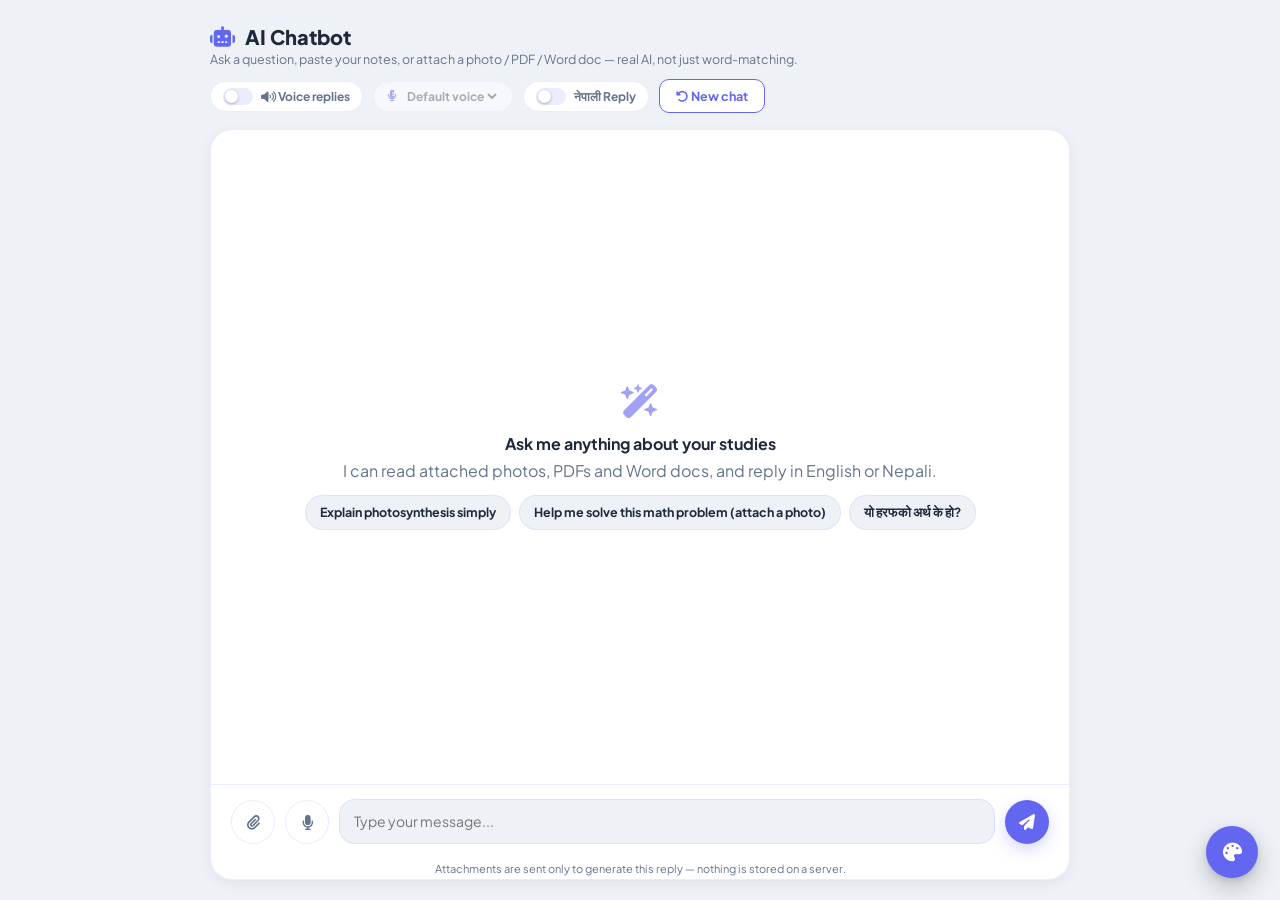
<file: ai-chat.html>
<!DOCTYPE html>
<html lang="en">
<head>
<meta charset="UTF-8">
<meta name="viewport" content="width=device-width, initial-scale=1.0">
<title>ज्ञानSetu | AI Chatbot</title>
<link rel="stylesheet" href="theme.css">
<link rel="stylesheet" href="https://cdnjs.cloudflare.com/ajax/libs/font-awesome/6.4.0/css/all.min.css">
<style>
  body.divedu { background: var(--bg-main); }
  .chat-wrap { max-width: 900px; margin: 0 auto; padding: 24px 20px 20px; display:flex; flex-direction:column; height: 100vh; box-sizing:border-box; }
  .chat-head { display:flex; justify-content:space-between; align-items:center; gap:12px; flex-wrap:wrap; margin-bottom:16px; }
  .chat-head h1 { font-size: 20px; font-weight: 800; display:flex; align-items:center; gap:10px; }
  .chat-head p { font-size:12.5px; color:var(--text-muted); margin-top:2px; }
  .chat-head-actions { display:flex; align-items:center; gap:10px; flex-wrap:wrap; }

  .nep-toggle { display:flex; align-items:center; gap:8px; background:var(--surface-white); border:1.5px solid var(--panel-border); border-radius:20px; padding:6px 12px; font-size:12px; font-weight:700; color:var(--text-muted); cursor:pointer; user-select:none; }
  .nep-toggle.active { color:var(--current-accent); border-color:var(--current-accent); background:var(--student-bg); }
  .nep-toggle .switch { width:30px; height:17px; border-radius:20px; background:var(--panel-border); position:relative; transition: background .2s; flex-shrink:0; }
  .nep-toggle.active .switch { background: var(--current-accent); }
  .nep-toggle .knob { position:absolute; top:2px; left:2px; width:13px; height:13px; border-radius:50%; background:#fff; transition: transform .2s; box-shadow:0 1px 3px rgba(0,0,0,.3); }
  .nep-toggle.active .knob { transform: translateX(13px); }

  /* Voice replies toggle — same look as the Nepali toggle above */
  .voice-toggle { display:flex; align-items:center; gap:8px; background:var(--surface-white); border:1.5px solid var(--panel-border); border-radius:20px; padding:6px 12px; font-size:12px; font-weight:700; color:var(--text-muted); cursor:pointer; user-select:none; }
  .voice-toggle.active { color:var(--current-accent); border-color:var(--current-accent); background:var(--student-bg); }
  .voice-toggle .switch { width:30px; height:17px; border-radius:20px; background:var(--panel-border); position:relative; transition: background .2s; flex-shrink:0; }
  .voice-toggle.active .switch { background: var(--current-accent); }
  .voice-toggle .knob { position:absolute; top:2px; left:2px; width:13px; height:13px; border-radius:50%; background:#fff; transition: transform .2s; box-shadow:0 1px 3px rgba(0,0,0,.3); }
  .voice-toggle.active .knob { transform: translateX(13px); }

  /* AI voice picker — dropdown of installed speechSynthesis voices, shown next to the Voice replies toggle */
  .voice-picker-wrap { display:flex; align-items:center; gap:6px; background:var(--surface-white); border:1.5px solid var(--panel-border); border-radius:20px; padding:6px 12px 6px 14px; font-size:12px; font-weight:700; color:var(--text-muted); }
  .voice-picker-wrap.disabled { opacity:.5; }
  .voice-picker-wrap i { font-size:12px; color:var(--current-accent); }
  #voicePicker { border:none; background:transparent; color:var(--text-main); font-size:12px; font-weight:700; font-family:inherit; cursor:pointer; max-width:160px; }
  #voicePicker:disabled { cursor:not-allowed; }
  #voicePicker:focus { outline:none; }

  /* Mic button — pulses red while actively listening */
  .mic-btn.listening { border-color: var(--danger, #ef4444); color: var(--danger, #ef4444); animation: micPulse 1.4s ease-in-out infinite; }
  @keyframes micPulse { 0%, 100% { box-shadow: 0 0 0 0 rgba(239,68,68,0.35); } 50% { box-shadow: 0 0 0 8px rgba(239,68,68,0); } }
  .mic-unsupported { display: none; }

  /* Basic markdown rendering inside assistant bubbles */
  .msg-bubble h1, .msg-bubble h2, .msg-bubble h3 { margin: 6px 0 6px; font-weight: 800; line-height:1.3; }
  .msg-bubble h1 { font-size: 17px; } .msg-bubble h2 { font-size: 15.5px; } .msg-bubble h3 { font-size: 14.5px; }
  .msg-bubble ol { margin: 4px 0 8px 20px; }
  .msg-bubble blockquote { margin: 6px 0; padding: 4px 12px; border-left: 3px solid var(--current-accent); color: var(--text-muted); }
  .msg-bubble code { background: rgba(0,0,0,0.08); padding: 1px 5px; border-radius: 5px; font-size: 12.5px; font-family: 'SFMono-Regular', Consolas, monospace; }
  .msg-bubble pre { background: rgba(0,0,0,0.06); padding: 10px 12px; border-radius: 10px; overflow-x: auto; margin: 6px 0; }
  .msg-bubble pre code { background: none; padding: 0; }
  .msg-bubble a { color: var(--current-accent); }
  .msg-bubble hr { border: none; border-top: 1px solid var(--panel-border); margin: 8px 0; }
  .msg-bubble strong { font-weight: 800; }

  .chat-panel { flex:1; background: var(--surface-white); border:1px solid var(--panel-border); border-radius: var(--radius-lg); box-shadow: var(--shadow-sm); display:flex; flex-direction:column; overflow:hidden; min-height: 0; }
  .chat-scroll { flex:1; overflow-y:auto; padding: 22px 24px; display:flex; flex-direction:column; gap:16px; }

  .msg-row { display:flex; gap:10px; max-width: 88%; }
  .msg-row.user { align-self:flex-end; flex-direction:row-reverse; }
  .msg-avatar { width:30px; height:30px; border-radius:50%; flex-shrink:0; display:flex; align-items:center; justify-content:center; font-size:13px; color:#fff; }
  .msg-row.user .msg-avatar { background: var(--current-accent); }
  .msg-row.bot .msg-avatar { background: linear-gradient(135deg, var(--current-accent), var(--sky-accent)); }
  .msg-bubble { padding: 12px 16px; border-radius: 16px; font-size:14px; line-height:1.65; }
  .msg-row.user .msg-bubble { background: var(--current-accent); color:#fff; border-bottom-right-radius:4px; }
  .msg-row.bot .msg-bubble { background: var(--bg-main); color:var(--text-main); border-bottom-left-radius:4px; }
  .msg-bubble p { margin-bottom:8px; }
  .msg-bubble p:last-child { margin-bottom:0; }
  .msg-bubble ul { margin: 4px 0 8px 18px; }
  .msg-attach-thumb { max-width: 220px; border-radius:10px; margin-top:8px; display:block; }
  .msg-attach-chip { display:inline-flex; align-items:center; gap:6px; background: rgba(255,255,255,0.25); padding:5px 10px; border-radius:20px; font-size:11.5px; font-weight:700; margin-top:8px; }
  .msg-row.bot .msg-attach-chip { background: var(--surface-white); border:1px solid var(--panel-border); color:var(--text-muted); }

  .thinking-row .msg-bubble { display:flex; align-items:center; gap:8px; color:var(--text-muted); font-weight:600; font-size:13px; }
  .dot-flash { display:flex; gap:3px; }
  .dot-flash span { width:6px; height:6px; border-radius:50%; background: var(--current-accent); animation: dotFlash 1.2s infinite ease-in-out; }
  .dot-flash span:nth-child(2) { animation-delay: .2s; }
  .dot-flash span:nth-child(3) { animation-delay: .4s; }
  @keyframes dotFlash { 0%, 80%, 100% { opacity:.25; } 40% { opacity:1; } }

  .empty-chat { margin:auto; text-align:center; color:var(--text-muted); padding: 40px 20px; }
  .empty-chat i { font-size: 34px; color: var(--current-accent); opacity:.6; margin-bottom:14px; }
  .empty-chat h3 { font-size:16px; color:var(--text-main); margin-bottom:6px; }
  .suggestion-chips { display:flex; flex-wrap:wrap; gap:8px; justify-content:center; margin-top:14px; }
  .sugg-chip { background: var(--bg-main); border:1px solid var(--panel-border); color:var(--text-main); padding:8px 14px; border-radius:20px; font-size:12.5px; font-weight:700; cursor:pointer; }
  .sugg-chip:hover { border-color: var(--current-accent); color: var(--current-accent); }

  .attach-preview-row { display:flex; gap:8px; flex-wrap:wrap; padding: 0 20px; }
  .attach-chip { display:flex; align-items:center; gap:8px; background: var(--bg-main); border:1.5px solid var(--panel-border); border-radius:12px; padding:6px 10px; font-size:12px; font-weight:700; color:var(--text-main); }
  .attach-chip img { width:26px; height:26px; border-radius:6px; object-fit:cover; }
  .attach-chip i.fa-file-pdf { color:#ef4444; }
  .attach-chip i.fa-file-word { color:#2563eb; }
  .attach-chip i.fa-file-lines { color:#64748b; }
  .attach-chip .rm { cursor:pointer; color:var(--text-muted); font-size:11px; }
  .attach-chip .rm:hover { color: var(--danger); }

  .composer { display:flex; align-items:flex-end; gap:10px; padding: 14px 20px 18px; border-top:1px solid var(--panel-border); }
  .composer textarea { flex:1; resize:none; max-height: 140px; min-height: 44px; padding: 11px 14px; border:1.5px solid var(--panel-border); border-radius: 16px; background: var(--bg-main); font-size:14px; font-family:inherit; color:var(--text-main); line-height:1.5; }
  .composer textarea:focus { outline:none; border-color:var(--current-accent); background:var(--surface-white); }
  .icon-btn { width:44px; height:44px; border-radius:50%; border:1.5px solid var(--panel-border); background:var(--surface-white); color:var(--text-muted); font-size:15px; cursor:pointer; flex-shrink:0; display:flex; align-items:center; justify-content:center; transition:all .15s; }
  .icon-btn:hover { border-color:var(--current-accent); color:var(--current-accent); }
  .send-btn { width:44px; height:44px; border-radius:50%; border:none; background: var(--current-accent); color:#fff; font-size:16px; cursor:pointer; flex-shrink:0; display:flex; align-items:center; justify-content:center; box-shadow:0 6px 16px var(--current-glow); }
  .send-btn:disabled { opacity:.5; cursor:not-allowed; }

  .trust-note { font-size:11px; color:var(--text-muted); text-align:center; padding: 0 20px 4px; }
</style>
<link rel="stylesheet" href="theme-modes.css">
</head>
<body class="divedu">

<div class="chat-wrap">
  <div class="chat-head">
    <div>
      <h1><i class="fa-solid fa-robot" style="color:var(--current-accent);"></i> AI Chatbot</h1>
      <p>Ask a question, paste your notes, or attach a photo / PDF / Word doc — real AI, not just word-matching.</p>
    </div>
    <div class="chat-head-actions">
      <button class="voice-toggle" id="voiceToggle" title="Read replies aloud">
        <span class="switch"><span class="knob"></span></span>
        <span><i class="fa-solid fa-volume-high"></i> Voice replies</span>
      </button>
      <div class="voice-picker-wrap" id="voicePickerWrap" title="Choose the AI voice used for replies">
        <i class="fa-solid fa-microphone-lines"></i>
        <select id="voicePicker"><option value="">Default voice</option></select>
      </div>
      <button class="nep-toggle" id="nepToggle" title="Reply in Nepali">
        <span class="switch"><span class="knob"></span></span>
        <span>नेपाली Reply</span>
      </button>
      <button class="btn-secondary" style="padding:8px 16px; font-size:12.5px;" onclick="startNewChat()"><i class="fa-solid fa-rotate-left"></i> <span data-i18n="newChat">New chat</span></button>
    </div>
  </div>

  <div class="chat-panel">
    <div class="chat-scroll" id="chatScroll">
      <div class="empty-chat" id="emptyChat">
        <i class="fa-solid fa-wand-magic-sparkles"></i>
        <h3>Ask me anything about your studies</h3>
        <p>I can read attached photos, PDFs and Word docs, and reply in English or Nepali.</p>
        <div class="suggestion-chips">
          <button class="sugg-chip" onclick="useSuggestion(this)">Explain photosynthesis simply</button>
          <button class="sugg-chip" onclick="useSuggestion(this)">Help me solve this math problem (attach a photo)</button>
          <button class="sugg-chip" onclick="useSuggestion(this)">यो हरफको अर्थ के हो?</button>
        </div>
      </div>
    </div>

    <div class="attach-preview-row" id="attachPreviewRow"></div>

    <div class="composer">
      <input type="file" id="fileInput" class="hidden" accept="image/png,image/jpeg,image/webp,application/pdf,.docx,.txt" multiple>
      <button class="icon-btn" id="attachBtn" title="Attach image / PDF / DOCX"><i class="fa-solid fa-paperclip"></i></button>
      <button class="icon-btn mic-btn" id="micBtn" title="Speak your message"><i class="fa-solid fa-microphone"></i></button>
      <textarea id="chatInput" placeholder="Type your message... (Shift+Enter for a new line)" data-i18n-placeholder="typeMessage" rows="1"></textarea>
      <button class="send-btn" id="sendBtn" title="Send"><i class="fa-solid fa-paper-plane"></i></button>
    </div>
    <div class="trust-note">Attachments are sent only to generate this reply — nothing is stored on a server.</div>
  </div>
</div>

<div class="d-toast" id="toast"></div>

<script src="ai-engine.js"></script>
<script src="llm-engine.js"></script>
<script src="chat-engine.js"></script>
<script>
let history = [];       // [{role:'user'|'assistant', text}]
let pendingAttachments = []; // prepared attachment objects (image or text kind), for the NEXT message
let nepaliMode = false;
let isSending = false;

const chatScroll = document.getElementById('chatScroll');
const emptyChat = document.getElementById('emptyChat');
const chatInput = document.getElementById('chatInput');
const sendBtn = document.getElementById('sendBtn');
const attachBtn = document.getElementById('attachBtn');
const fileInput = document.getElementById('fileInput');
const attachPreviewRow = document.getElementById('attachPreviewRow');
const nepToggle = document.getElementById('nepToggle');

function toast(msg, type) {
  const t = document.getElementById('toast');
  t.textContent = msg;
  t.className = 'd-toast show' + (type ? ' ' + type : '');
  setTimeout(() => t.classList.remove('show'), 2800);
}
function escapeHtml(str) { const div = document.createElement('div'); div.textContent = str; return div.innerHTML; }

/** Small markdown-lite renderer for assistant replies: headers,
 *  bold/italic, bulleted + numbered lists, blockquotes, inline code
 *  and code blocks, links, and paragraph breaks. Everything is
 *  escaped first, so this never introduces HTML injection risk —
 *  formatting is applied by pattern-matching the *escaped* text, not
 *  by trusting raw HTML from the model.
 *
 *  Also normalizes a few LaTeX-ish tokens (\rightarrow, \times, bare
 *  $...$ math delimiters) into plain Unicode symbols, since the model
 *  is asked not to use LaTeX but occasionally still slips into it —
 *  this is what was showing up as literal "$\rightarrow$" text. */
function cleanupMathTokens(text) {
  return text
    .replace(/\\rightarrow|\\to/g, '→')
    .replace(/\\leftarrow/g, '←')
    .replace(/\\times/g, '×')
    .replace(/\\div/g, '÷')
    .replace(/\\pm/g, '±')
    .replace(/\\approx/g, '≈')
    .replace(/\\neq/g, '≠')
    .replace(/\\leq/g, '≤')
    .replace(/\\geq/g, '≥')
    .replace(/\$\$?(.+?)\$\$?/g, '$1'); // strip leftover $...$ / $$...$$ delimiters, keep the content
}

function renderAssistantText(raw) {
  const cleaned = cleanupMathTokens(raw);
  const escaped = escapeHtml(cleaned);

  let html = escaped
    // Fenced code blocks first (```...```), so nothing inside them gets
    // further markdown-processed.
    .replace(/```[a-z]*\n([\s\S]*?)```/g, (m, code) => `\u0000PRE${btoa(unescape(encodeURIComponent(code.trim())))}PRE\u0000`)
    // Headers
    .replace(/^### (.+)$/gm, '<h3>$1</h3>')
    .replace(/^## (.+)$/gm, '<h2>$1</h2>')
    .replace(/^# (.+)$/gm, '<h1>$1</h1>')
    // Bold, then italic (bold first so **_x_** doesn't get mangled)
    .replace(/\*\*(.+?)\*\*/g, '<strong>$1</strong>')
    .replace(/(?<!\*)\*(?!\*)(.+?)\*(?!\*)/g, '<em>$1</em>')
    // Inline code
    .replace(/`([^`]+?)`/g, '<code>$1</code>')
    // Links [text](url)
    .replace(/\[([^\]]+)\]\((https?:\/\/[^\s)]+)\)/g, '<a href="$2" target="_blank" rel="noopener">$1</a>')
    // Blockquotes
    .replace(/^&gt; ?(.+)$/gm, '<blockquote>$1</blockquote>');

  // Restore fenced code blocks as real <pre><code>.
  html = html.replace(/\u0000PRE([A-Za-z0-9+/=]+)PRE\u0000/g, (m, b64) =>
    `<pre><code>${decodeURIComponent(escape(atob(b64)))}</code></pre>`);

  const blocks = html.split(/\n{2,}/);
  return blocks.map(block => {
    const lines = block.split('\n').map(l => l.trim()).filter(Boolean);
    if (lines.length === 0) return '';
    if (/^<h[123]>|^<pre>|^<blockquote>/.test(lines[0]) && lines.length === 1) return lines[0];
    if (lines.length === 1 && /^(-{3,}|\*{3,}|_{3,})$/.test(lines[0])) return '<hr>';

    const isBulletList = lines.length >= 1 && lines.every(l => /^[-*•]\s+/.test(l));
    if (isBulletList) return '<ul>' + lines.map(l => '<li>' + l.replace(/^[-*•]\s+/, '') + '</li>').join('') + '</ul>';

    const isNumberedList = lines.length >= 1 && lines.every(l => /^\d+[.)]\s+/.test(l));
    if (isNumberedList) return '<ol>' + lines.map(l => '<li>' + l.replace(/^\d+[.)]\s+/, '') + '</li>').join('') + '</ol>';

    if (lines.every(l => /^<h[123]>|^<blockquote>/.test(l))) return lines.join('');

    return '<p>' + lines.join('<br>') + '</p>';
  }).join('');
}

function autoGrow() {
  chatInput.style.height = 'auto';
  chatInput.style.height = Math.min(chatInput.scrollHeight, 140) + 'px';
}
chatInput.addEventListener('input', autoGrow);
chatInput.addEventListener('keydown', (e) => {
  if (e.key === 'Enter' && !e.shiftKey) { e.preventDefault(); sendMessage(); }
});

nepToggle.addEventListener('click', () => {
  nepaliMode = !nepaliMode;
  nepToggle.classList.toggle('active', nepaliMode);
});

/* ---------------- Voice replies (text-to-speech) ---------------- */
let voiceRepliesOn = false;
const voiceToggle = document.getElementById('voiceToggle');
try { voiceRepliesOn = localStorage.getItem('divedu_chat_voice_replies') === '1'; } catch (e) { /* ignore */ }
voiceToggle.classList.toggle('active', voiceRepliesOn);
voiceToggle.addEventListener('click', () => {
  voiceRepliesOn = !voiceRepliesOn;
  voiceToggle.classList.toggle('active', voiceRepliesOn);
  try { localStorage.setItem('divedu_chat_voice_replies', voiceRepliesOn ? '1' : '0'); } catch (e) { /* ignore */ }
  updateVoicePickerEnabled();
  if (!voiceRepliesOn && 'speechSynthesis' in window) speechSynthesis.cancel();
});

/* ---------------- AI voice picker ----------------
 * Lets the user pick which installed speechSynthesis voice reads
 * replies aloud, instead of always using whatever the browser
 * defaults to. The list of voices is filled in asynchronously by
 * the browser (via the 'voiceschanged' event) and can differ a lot
 * between English and Nepali replies, so entries show their
 * language alongside the voice name. The chosen voice's name is
 * remembered in localStorage and re-matched by name next visit,
 * since browsers don't expose a stable voice id. */
const voicePicker = document.getElementById('voicePicker');
const voicePickerWrap = document.getElementById('voicePickerWrap');
let preferredVoiceName = '';
try { preferredVoiceName = localStorage.getItem('divedu_chat_voice_name') || ''; } catch (e) { /* ignore */ }

function updateVoicePickerEnabled() {
  voicePicker.disabled = !voiceRepliesOn;
  voicePickerWrap.classList.toggle('disabled', !voiceRepliesOn);
}

function populateVoicePicker() {
  if (!('speechSynthesis' in window)) { voicePickerWrap.style.display = 'none'; return; }
  const voices = speechSynthesis.getVoices();
  if (!voices.length) return;
  voicePicker.innerHTML = '<option value="">Default voice</option>' +
    voices.map(v => `<option value="${escapeHtml(v.name)}">${escapeHtml(v.name)} (${escapeHtml(v.lang)})</option>`).join('');
  if (preferredVoiceName && voices.some(v => v.name === preferredVoiceName)) {
    voicePicker.value = preferredVoiceName;
  }
}
if ('speechSynthesis' in window) {
  populateVoicePicker();
  speechSynthesis.addEventListener('voiceschanged', populateVoicePicker);
}
voicePicker.addEventListener('change', () => {
  preferredVoiceName = voicePicker.value;
  try { localStorage.setItem('divedu_chat_voice_name', preferredVoiceName); } catch (e) { /* ignore */ }
});
updateVoicePickerEnabled();

/** Speaks the assistant's reply aloud when "Voice replies" is on.
 *  Strips markdown symbols first so it doesn't read out asterisks,
 *  hashes, etc. Uses the voice chosen in the voice picker if one is
 *  set; otherwise picks a Nepali voice when replying in Nepali mode
 *  if the browser/OS has one installed, falling back to the default
 *  voice (still fine for mixed-script text in most engines). */
function speakReply(rawText) {
  if (!voiceRepliesOn || !('speechSynthesis' in window)) return;
  const plain = rawText
    .replace(/```[\s\S]*?```/g, ' ')
    .replace(/[#*_`>]/g, '')
    .replace(/\[([^\]]+)\]\([^)]+\)/g, '$1')
    .trim();
  if (!plain) return;
  speechSynthesis.cancel();
  const utter = new SpeechSynthesisUtterance(plain);
  utter.lang = nepaliMode ? 'ne-NP' : 'en-US';
  const voices = speechSynthesis.getVoices();
  let match = preferredVoiceName ? voices.find(v => v.name === preferredVoiceName) : null;
  if (!match) match = voices.find(v => v.lang === utter.lang) || voices.find(v => v.lang.startsWith(nepaliMode ? 'ne' : 'en'));
  if (match) { utter.voice = match; utter.lang = match.lang; }
  utter.rate = 1;
  speechSynthesis.speak(utter);
}

/* ---------------- Voice input (speech-to-text) ---------------- */
const micBtn = document.getElementById('micBtn');
const SpeechRecognitionCtor = window.SpeechRecognition || window.webkitSpeechRecognition;
let recognizer = null;
let isListening = false;

if (!SpeechRecognitionCtor) {
  micBtn.classList.add('mic-unsupported');
  micBtn.title = 'Voice input is not supported in this browser';
} else {
  recognizer = new SpeechRecognitionCtor();
  recognizer.continuous = false;
  recognizer.interimResults = true;

  recognizer.addEventListener('result', (e) => {
    let transcript = '';
    for (let i = 0; i < e.results.length; i++) transcript += e.results[i][0].transcript;
    chatInput.value = transcript;
    autoGrow();
  });
  recognizer.addEventListener('end', () => {
    isListening = false;
    micBtn.classList.remove('listening');
    // Auto-send once speech recognition finishes, same as pressing Enter
    // — if the field is empty (e.g. recognition caught nothing usable)
    // this just does nothing, per sendMessage()'s own empty-input guard.
    if (chatInput.value.trim()) sendMessage();
  });
  recognizer.addEventListener('error', (e) => {
    isListening = false;
    micBtn.classList.remove('listening');
    if (e.error === 'not-allowed' || e.error === 'service-not-allowed') {
      toast('Microphone access was blocked — allow it in your browser settings to use voice input.', 'error');
    } else if (e.error !== 'no-speech' && e.error !== 'aborted') {
      toast('Voice input error — please try again.', 'error');
    }
  });

  micBtn.addEventListener('click', () => {
    if (isListening) { recognizer.stop(); return; }
    try {
      recognizer.lang = nepaliMode ? 'ne-NP' : 'en-US';
      recognizer.start();
      isListening = true;
      micBtn.classList.add('listening');
    } catch (err) {
      // start() throws if called again before the previous session
      // fully tore down — safe to just ignore, the button state
      // already reflects "not listening" in that case.
    }
  });
}

attachBtn.addEventListener('click', () => fileInput.click());
fileInput.addEventListener('change', async (e) => {
  const files = Array.from(e.target.files || []);
  fileInput.value = '';
  for (const file of files) {
    if (pendingAttachments.length >= 4) { toast('You can attach up to 4 files per message.', 'error'); break; }
    const chipId = 'att' + Date.now() + Math.random().toString(36).slice(2, 6);
    addAttachPreviewChip(chipId, file, true);
    try {
      const prepared = await ChatEngine.prepareAttachment(file, (p, total) => {
        updateAttachPreviewChip(chipId, `Reading page ${p}/${total}…`);
      });
      prepared._chipId = chipId;
      pendingAttachments.push(prepared);
      updateAttachPreviewChip(chipId, null, prepared);
    } catch (err) {
      toast(err.message || 'Could not read that file.', 'error');
      removeAttachPreviewChip(chipId);
    }
  }
});

function addAttachPreviewChip(chipId, file, loading) {
  const chip = document.createElement('div');
  chip.className = 'attach-chip';
  chip.id = chipId;
  const isImg = file.type.startsWith('image/');
  chip.innerHTML = `${isImg ? `<img src="${URL.createObjectURL(file)}">` : `<i class="fa-solid ${iconForFile(file)}"></i>`}
    <span class="chip-label">${escapeHtml(file.name.length > 22 ? file.name.slice(0, 19) + '…' : file.name)}${loading ? ' <i class="fa-solid fa-spinner fa-spin"></i>' : ''}</span>
    <span class="rm" onclick="removeAttachment('${chipId}')"><i class="fa-solid fa-xmark"></i></span>`;
  attachPreviewRow.appendChild(chip);
}
function updateAttachPreviewChip(chipId, loadingLabel) {
  const chip = document.getElementById(chipId);
  if (!chip) return;
  const label = chip.querySelector('.chip-label');
  if (loadingLabel) { label.innerHTML = escapeHtml(loadingLabel); return; }
  const text = label.textContent.replace(/\s*$/, '');
  label.innerHTML = escapeHtml(text.replace(/\.\.\.$|…$/, '').trim());
}
function removeAttachPreviewChip(chipId) {
  const chip = document.getElementById(chipId);
  if (chip) chip.remove();
}
function iconForFile(file) {
  if (file.type === 'application/pdf' || /\.pdf$/i.test(file.name)) return 'fa-file-pdf';
  if (/\.docx$/i.test(file.name)) return 'fa-file-word';
  return 'fa-file-lines';
}
window.removeAttachment = function (chipId) {
  pendingAttachments = pendingAttachments.filter(a => a._chipId !== chipId);
  removeAttachPreviewChip(chipId);
};

window.useSuggestion = function (btn) {
  chatInput.value = btn.textContent;
  autoGrow();
  chatInput.focus();
};

function appendMessage(role, html, extraHtml) {
  emptyChat.style.display = 'none';
  const row = document.createElement('div');
  row.className = 'msg-row ' + (role === 'user' ? 'user' : 'bot');
  row.innerHTML = `
    <div class="msg-avatar">${role === 'user' ? '<i class="fa-solid fa-user"></i>' : '<i class="fa-solid fa-robot"></i>'}</div>
    <div class="msg-bubble">${html}${extraHtml || ''}</div>`;
  chatScroll.appendChild(row);
  chatScroll.scrollTop = chatScroll.scrollHeight;
  return row;
}

function appendThinking() {
  const row = document.createElement('div');
  row.className = 'msg-row bot thinking-row';
  row.id = 'thinkingRow';
  row.innerHTML = `<div class="msg-avatar"><i class="fa-solid fa-robot"></i></div>
    <div class="msg-bubble">Thinking <span class="dot-flash"><span></span><span></span><span></span></span></div>`;
  chatScroll.appendChild(row);
  chatScroll.scrollTop = chatScroll.scrollHeight;
}
function removeThinking() {
  const el = document.getElementById('thinkingRow');
  if (el) el.remove();
}

async function sendMessage() {
  if (isSending) return;
  const text = chatInput.value.trim();
  const attachments = pendingAttachments.slice();
  if (!text && attachments.length === 0) return;

  // Render the user's turn immediately, including any attachment previews.
  const attachThumbs = attachments.map(a => {
    if (a.kind === 'image') return `<img class="msg-attach-thumb" src="data:${a.mimeType};base64,${a.data}">`;
    return `<span class="msg-attach-chip"><i class="fa-solid ${/\.pdf$/i.test(a.name) ? 'fa-file-pdf' : /\.docx$/i.test(a.name) ? 'fa-file-word' : 'fa-file-lines'}"></i> ${escapeHtml(a.name)}</span>`;
  }).join('');
  appendMessage('user', text ? `<p>${escapeHtml(text)}</p>` : '', attachThumbs);

  chatInput.value = ''; autoGrow();
  attachPreviewRow.innerHTML = '';
  pendingAttachments = [];

  isSending = true;
  sendBtn.disabled = true;
  appendThinking();

  try {
    const reply = await ChatEngine.send({ message: text, history, attachments, nepali: nepaliMode });
    removeThinking();
    appendMessage('assistant', renderAssistantText(reply));
    speakReply(reply);
    history.push({ role: 'user', text: text || '(sent an attachment)' });
    history.push({ role: 'assistant', text: reply });
  } catch (err) {
    removeThinking();
    appendMessage('assistant', `<p style="color:var(--danger);">${escapeHtml(err.message || 'Something went wrong. Please try again.')}</p>`);
  } finally {
    isSending = false;
    sendBtn.disabled = false;
  }
}
sendBtn.addEventListener('click', sendMessage);

function startNewChat() {
  if ('speechSynthesis' in window) speechSynthesis.cancel();
  history = [];
  pendingAttachments = [];
  attachPreviewRow.innerHTML = '';
  chatScroll.innerHTML = '';
  chatScroll.appendChild(emptyChat);
  emptyChat.style.display = 'block';
  toast('Started a new conversation.', 'success');
}

if (!LLMEngine.isConfigured()) {
  toast('AI worker not configured yet — see cloudflare-worker.js setup instructions.', 'error');
}
</script>
<script src="lang-engine.js"></script>
<script src="theme-engine.js"></script>
</body>
</html>
</file>
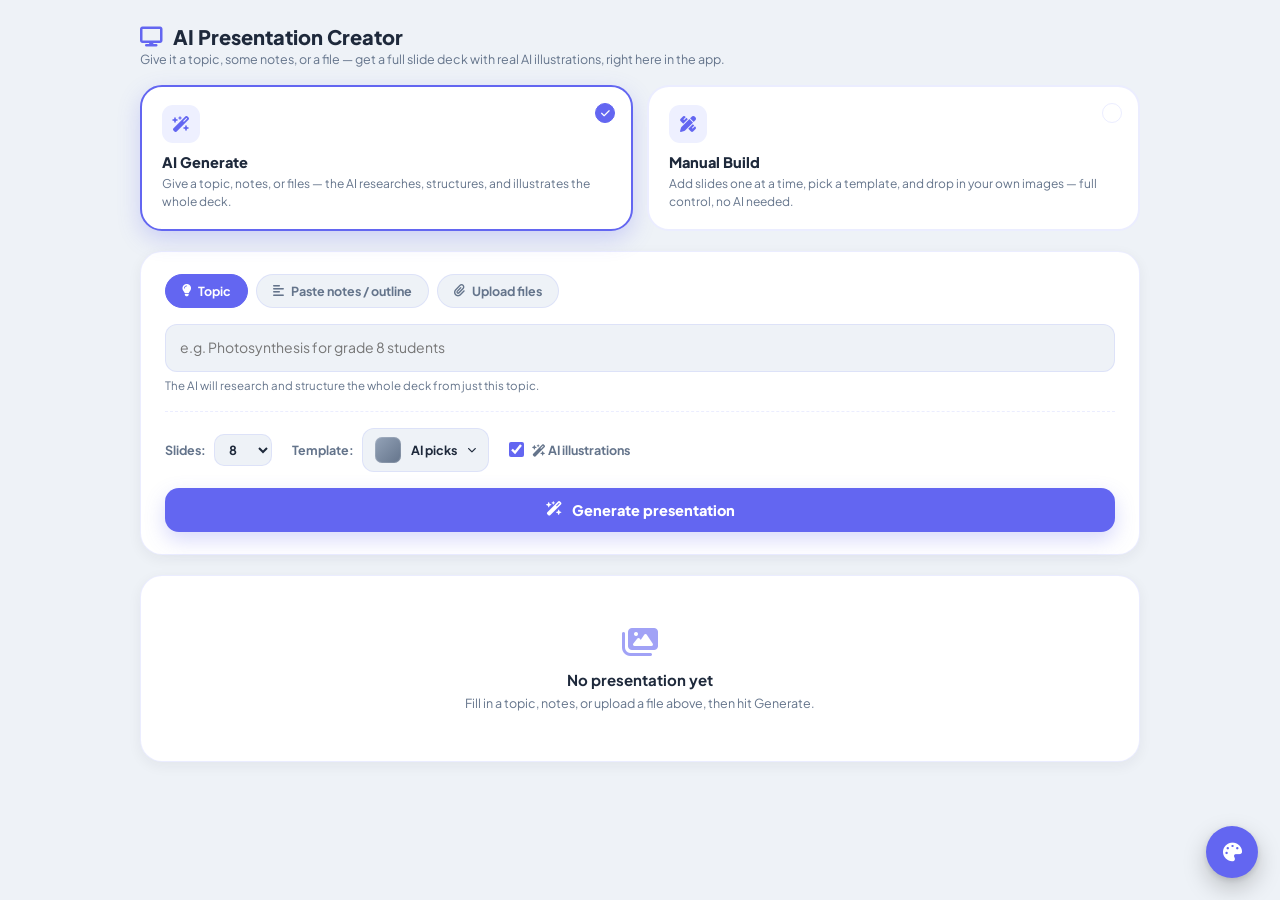
<file: ai-presentation.html>
<!DOCTYPE html>
<html lang="en">
<head>
<meta charset="UTF-8">
<meta name="viewport" content="width=device-width, initial-scale=1.0">
<title>ज्ञानSetu | AI Presentation Creator</title>
<link rel="stylesheet" href="theme.css">
<link rel="stylesheet" href="https://cdnjs.cloudflare.com/ajax/libs/font-awesome/6.4.0/css/all.min.css">
<style>
  body.divedu { background: var(--bg-main); }
  .pres-wrap { max-width: 1040px; margin: 0 auto; padding: 24px 20px 40px; }
  .pres-head { display:flex; justify-content:space-between; align-items:center; gap:12px; flex-wrap:wrap; margin-bottom:18px; }
  .pres-head h1 { font-size: 20px; font-weight: 800; display:flex; align-items:center; gap:10px; }
  .pres-head p { font-size:12.5px; color:var(--text-muted); margin-top:2px; }

  .pres-panel { background: var(--surface-white); border:1px solid var(--panel-border); border-radius: var(--radius-lg); box-shadow: var(--shadow-sm); padding: 22px 24px; margin-bottom: 20px; }

  /* Source-input tabs: topic / notes / files can ALL be filled in at once — these
     just control which input is focused/visible by default, not exclusive modes. */
  .src-tabs { display:flex; gap:8px; margin-bottom:16px; flex-wrap:wrap; }
  .src-tab { border:1.5px solid var(--panel-border); background:var(--bg-main); color:var(--text-muted); padding:8px 16px; border-radius:20px; font-weight:700; font-size:12.5px; cursor:pointer; display:flex; align-items:center; gap:7px; }
  .src-tab.active { background: var(--current-accent); color:#fff; border-color: var(--current-accent); }

  .src-field { display:none; }
  .src-field.active { display:block; }
  .src-field input[type="text"], .src-field textarea { width:100%; padding: 12px 14px; border:1.5px solid var(--panel-border); border-radius: 12px; background: var(--bg-main); font-size:14px; font-family:inherit; color:var(--text-main); line-height:1.55; box-sizing:border-box; }
  .src-field input[type="text"]:focus, .src-field textarea:focus { outline:none; border-color:var(--current-accent); background:var(--surface-white); }
  .src-field textarea { min-height: 160px; resize:vertical; }
  .src-hint { font-size:11.5px; color:var(--text-muted); margin-top:6px; }

  .drop-zone { border: 2px dashed var(--panel-border); border-radius: 14px; padding: 26px 16px; text-align:center; cursor:pointer; color:var(--text-muted); transition: all .15s; }
  .drop-zone:hover, .drop-zone.dragover { border-color: var(--current-accent); color: var(--current-accent); background: var(--student-bg); }
  .drop-zone i { font-size: 26px; margin-bottom:8px; display:block; }
  .drop-zone strong { color: var(--text-main); }

  .file-chip-row { display:flex; gap:8px; flex-wrap:wrap; margin-top: 12px; }
  .file-chip { display:flex; align-items:center; gap:8px; background: var(--bg-main); border:1.5px solid var(--panel-border); border-radius:12px; padding:6px 10px; font-size:12px; font-weight:700; color:var(--text-main); }
  .file-chip i.fa-file-pdf { color:#ef4444; }
  .file-chip i.fa-file-word { color:#2563eb; }
  .file-chip i.fa-file-lines { color:#64748b; }
  .file-chip i.fa-file-image { color:#16a34a; }
  .file-chip .rm { cursor:pointer; color:var(--text-muted); font-size:11px; }
  .file-chip .rm:hover { color: var(--danger); }

  .opts-row { display:flex; align-items:center; gap:20px; flex-wrap:wrap; margin: 18px 0 4px; padding-top:16px; border-top:1.5px dashed var(--panel-border); }
  .opt-field { display:flex; align-items:center; gap:8px; font-size:12.5px; font-weight:700; color:var(--text-muted); }
  .opt-field select { border:1.5px solid var(--panel-border); background:var(--bg-main); color:var(--text-main); font-size:12.5px; font-weight:700; padding:6px 10px; border-radius:10px; font-family:inherit; }

  .generate-btn { margin-top:16px; width:100%; background: var(--current-accent); color:#fff; border:none; padding: 13px 20px; border-radius: 14px; font-weight:800; font-size:14.5px; cursor:pointer; display:flex; align-items:center; justify-content:center; gap:10px; box-shadow:0 8px 20px var(--current-glow); }
  .generate-btn:disabled { opacity:.55; cursor:not-allowed; box-shadow:none; }
  .generate-btn .spin { display:none; }
  .generate-btn.loading .spin { display:inline-block; animation: peSpin 0.9s linear infinite; }
  .generate-btn.loading .static-icon { display:none; }
  @keyframes peSpin { to { transform: rotate(360deg); } }

  .gen-progress { font-size:11.5px; color:var(--text-muted); text-align:center; margin-top:8px; display:none; }
  .gen-progress.show { display:block; }

  /* --- Deck output panel --- */
  #deckPanel { display:none; }
  #deckPanel.show { display:block; }
  .deck-toolbar { display:flex; justify-content:space-between; align-items:center; gap:12px; flex-wrap:wrap; margin-bottom:14px; }
  .deck-title-block h2 { font-size:17px; font-weight:800; }
  .deck-title-block p { font-size:12px; color:var(--text-muted); margin-top:2px; }
  .deck-actions { display:flex; gap:10px; flex-wrap:wrap; }
  .img-gen-status { font-size:11.5px; color:var(--current-accent); font-weight:700; display:none; align-items:center; gap:6px; margin-top:6px; }
  .img-gen-status.show { display:flex; }
  .img-gen-status i { animation: peSpin 0.9s linear infinite; }

  /* Web slideshow viewer (rendered by PresentationEngine.renderDeck) */
  #deckViewer { border-radius: var(--radius-lg); overflow:hidden; box-shadow: var(--shadow-sm); }
  .pe-viewer { position:relative; background: var(--pe-bg, #1e293b); }
  .pe-viewer:fullscreen { display:flex; align-items:center; justify-content:center; }
  .pe-viewer:fullscreen .pe-stage { width:100%; }
  .pe-progress-track { position:absolute; top:0; left:0; right:0; height:3px; background:rgba(255,255,255,0.08); z-index:5; }
  .pe-progress-bar { height:100%; width:0%; background: var(--pe-accent, #3b82f6); }
  .pe-stage { display:flex; transition: transform .5s cubic-bezier(.65,0,.35,1); }
  .pe-slide { min-width:100%; box-sizing:border-box; aspect-ratio: 16 / 9; position:relative; overflow:hidden;
    background: var(--pe-bg-image, radial-gradient(120% 140% at 15% 15%, var(--pe-bg2, #334155) 0%, var(--pe-bg, #1e293b) 62%)) center/cover no-repeat, var(--pe-bg, #1e293b);
    color: var(--pe-text, #f8fafc); }
  .pe-slide-inner { position:relative; z-index:2; width:100%; height:100%; box-sizing:border-box; padding: 6% 8%; display:flex; flex-direction:column; justify-content:center; }
  .pe-slide.pe-active .pe-slide-inner { animation: peContentIn .6s cubic-bezier(.22,1,.36,1); }
  .pe-slide.pe-active .pe-hero-media { animation: peHeroIn 1s cubic-bezier(.22,1,.36,1); }
  @keyframes peContentIn { from { opacity:0; transform: translateY(18px); } to { opacity:1; transform: translateY(0); } }
  @keyframes peHeroIn { from { opacity:0; transform: scale(1.06); } to { opacity:1; transform: scale(1); } }
  .pe-decor-blob { position:absolute; z-index:1; width:46%; aspect-ratio:1; border-radius:50%; background: radial-gradient(circle, var(--pe-accent, #3b82f6) 0%, transparent 70%); opacity:.16; top:-18%; right:-12%; pointer-events:none; filter: blur(2px); animation: peFloat 11s ease-in-out infinite; }
  .pe-decor-blob-sm { width:30%; top:auto; bottom:-18%; left:-10%; right:auto; opacity:.12; animation-duration: 15s; animation-direction: reverse; }
  @keyframes peFloat { 0%, 100% { transform: translate(0,0) scale(1); } 50% { transform: translate(-16px, 12px) scale(1.05); } }
  @media (prefers-reduced-motion: reduce) {
    .pe-decor-blob, .pe-slide.pe-active .pe-slide-inner, .pe-slide.pe-active .pe-hero-media { animation: none; }
    .pe-stage { transition: none; }
  }
  .pe-slide h1 { font-size: clamp(24px, 4.2vw, 46px); font-weight:800; line-height:1.15; }
  .pe-slide h2 { font-size: clamp(18px, 2.6vw, 28px); font-weight:800; margin-bottom:6px; color: var(--pe-accent, #3b82f6); display:flex; align-items:center; gap:12px; }
  .pe-title-bar { width:6px; height: clamp(18px,2.4vw,26px); background: var(--pe-accent, #3b82f6); border-radius:3px; flex-shrink:0; }
  .pe-kicker { font-size: clamp(10px,1.1vw,13px); font-weight:800; letter-spacing:.14em; text-transform:uppercase; color: var(--pe-accent, #3b82f6); margin-bottom:10px; }
  .pe-slide .pe-subtitle { font-size: clamp(12px, 1.5vw, 16px); opacity:.85; margin-top:6px; margin-bottom:14px; }
  .pe-slide ul { list-style:none; padding:0; margin-top: 10px; }
  .pe-slide ul li { font-size: clamp(13px, 1.7vw, 18px); line-height:1.65; padding-left: 30px; position:relative; margin-bottom:10px; }
  .pe-slide ul li::before { content:"\f138"; font-family:"Font Awesome 6 Free"; font-weight:900; position:absolute; left:0; top:0.15em; color: var(--pe-accent, #3b82f6); font-size:.85em; }
  .pe-slide-title-layout, .pe-slide-section-layout { text-align:left; }
  .pe-section-num { font-size: clamp(13px, 1.8vw, 18px); font-weight:800; color: var(--pe-accent, #3b82f6); margin-bottom:14px; letter-spacing:.08em; display:flex; align-items:center; gap:12px; }
  .pe-section-line { height:2px; width:60px; background: var(--pe-accent, #3b82f6); opacity:.5; display:inline-block; }
  .pe-slide-quote-layout { text-align:center; }
  .pe-quote-mark { font-size: 26px; color: var(--pe-accent, #3b82f6); opacity:.7; margin-bottom:12px; }
  .pe-quote-text { font-size: clamp(16px, 2.6vw, 26px); font-style:italic; line-height:1.5; }
  .pe-quote-attr { margin-top:14px; font-size: clamp(11px, 1.4vw, 15px); color: var(--pe-accent, #3b82f6); font-weight:700; }
  .pe-two-col { display:grid; grid-template-columns:1fr 1fr; gap: 5%; margin-top:8px; }
  .pe-col { padding: 4% 5%; border-radius: 14px; background: rgba(255,255,255,0.04); border:1px solid rgba(255,255,255,0.08); }
  .pe-col-alt { background: rgba(255,255,255,0.02); }
  .pe-col h4 { font-size: clamp(12px, 1.6vw, 16px); color: var(--pe-accent, #3b82f6); margin-bottom:6px; font-weight:800; }
  .pe-closing-list { margin-top:14px; }
  .pe-slide-footer { position:absolute; z-index:3; bottom:16px; right:24px; font-size:11px; opacity:.5; font-weight:700; }

  /* Split layout: text on one side, image panel on the other (bullets/imageFocus slides with an image) */
  .pe-slide-inner.pe-split { flex-direction:row; align-items:center; gap: 6%; }
  .pe-split-text { flex: 1.15; min-width:0; }
  .pe-split-media { flex: 1; align-self:stretch; border-radius: 16px; overflow:hidden; background: rgba(255,255,255,0.05); display:flex; align-items:center; justify-content:center; box-shadow: 0 12px 28px rgba(0,0,0,0.28); }
  .pe-media-slot { width:100%; height:100%; display:flex; align-items:center; justify-content:center; }
  .pe-media-img { width:100%; height:100%; object-fit:cover; display:block; }
  .pe-media-placeholder { width:100%; height:100%; min-height:140px; display:flex; align-items:center; justify-content:center; color: var(--pe-accent, #3b82f6); font-size:22px; opacity:.5;
    background: linear-gradient(110deg, rgba(255,255,255,0.03) 8%, rgba(255,255,255,0.09) 18%, rgba(255,255,255,0.03) 33%); background-size: 200% 100%; animation: peShimmer 1.6s linear infinite; }
  @keyframes peShimmer { to { background-position-x: -200%; } }

  /* Hero layout: full-bleed image behind title/section/closing text */
  .pe-hero-media { position:absolute; inset:0; z-index:1; }
  .pe-hero-media .pe-media-slot { width:100%; height:100%; }
  .pe-hero-media .pe-media-img { width:100%; height:100%; object-fit:cover; }
  .pe-hero-media .pe-media-placeholder { min-height:100%; opacity:.3; }
  .pe-hero-overlay { position:absolute; inset:0; background: linear-gradient(100deg, rgba(0,0,0,0.72) 0%, rgba(0,0,0,0.45) 55%, rgba(0,0,0,0.2) 100%); }
  .pe-has-hero-media .pe-decor-blob { display:none; }

  .pe-controls { display:flex; align-items:center; justify-content:center; gap:14px; padding: 14px; background: rgba(0,0,0,0.12); }
  .pe-nav-btn { width:38px; height:38px; border-radius:50%; border:none; background: rgba(255,255,255,0.12); color:#fff; font-size:14px; cursor:pointer; display:flex; align-items:center; justify-content:center; transition: background .15s, transform .15s; }
  .pe-nav-btn:hover { background: rgba(255,255,255,0.25); transform: translateY(-1px); }
  .pe-fullscreen-btn { margin-left: 8px; }
  .pe-autoplaying [data-act="play"] { background: var(--pe-accent, #3b82f6); color:#0b1120; }

  /* --- Table layout --- */
  .pe-table-wrap { margin-top:14px; border-radius:14px; overflow:hidden; border:1px solid rgba(255,255,255,0.14); box-shadow: 0 10px 24px rgba(0,0,0,0.22); }
  .pe-table { width:100%; border-collapse:collapse; font-size: clamp(11px,1.35vw,15px); }
  .pe-table thead th { background: var(--pe-accent, #3b82f6); color:#0b1120; text-align:left; padding: 10px 14px; font-weight:800; text-transform:uppercase; letter-spacing:.04em; font-size:.82em; }
  .pe-table tbody td { padding: 9px 14px; border-top:1px solid rgba(255,255,255,0.08); color: var(--pe-text, #f8fafc); }
  .pe-table tbody tr:nth-child(even) { background: rgba(255,255,255,0.035); }
  .pe-table tbody tr:hover { background: rgba(255,255,255,0.07); }
  .pe-dots { display:flex; gap:6px; flex-wrap:wrap; max-width: 260px; justify-content:center; }
  .pe-dot { width:8px; height:8px; border-radius:50%; border:none; background: rgba(255,255,255,0.3); cursor:pointer; padding:0; }
  .pe-dot.active { background: #fff; width:20px; border-radius:5px; }

  @media (max-width: 720px) {
    .pe-slide-inner.pe-split { flex-direction:column; }
    .pe-split-media { min-height: 120px; }
  }

  .empty-state-pres { text-align:center; padding: 50px 20px; color: var(--text-muted); }
  .empty-state-pres i { font-size: 32px; color: var(--current-accent); opacity:.6; margin-bottom:12px; }

  /* --- Gallery layout (multi-image slides) --- */
  .pe-gallery-grid { display:grid; grid-template-columns: repeat(2, 1fr); gap: 3%; margin-top: 14px; }
  .pe-gallery-count-1 { grid-template-columns: 1fr; max-width: 60%; margin-left:auto; margin-right:auto; }
  .pe-gallery-count-3 { grid-template-columns: repeat(3, 1fr); }
  .pe-gallery-item { border-radius: 14px; overflow:hidden; background: rgba(255,255,255,0.04); border:1px solid rgba(255,255,255,0.08); display:flex; flex-direction:column; }
  .pe-gallery-item .pe-media-slot { aspect-ratio: 4/3; }
  .pe-gallery-item .pe-media-img { width:100%; height:100%; object-fit:cover; display:block; }
  .pe-gallery-item .pe-media-placeholder { min-height: 100%; }
  .pe-gallery-cap { padding: 8px 10px; font-size: clamp(10px,1.2vw,12.5px); font-weight:700; opacity:.9; }

  /* --- Mode selector: AI Generate vs Manual Build --- */
  .mode-select { display:grid; grid-template-columns:1fr 1fr; gap:14px; margin-bottom:20px; }
  .mode-card { position:relative; border:2px solid var(--panel-border); background:var(--surface-white); border-radius: var(--radius-lg); padding:18px 20px; cursor:pointer; transition: all .15s; }
  .mode-card:hover { border-color: var(--current-accent); }
  .mode-card.active { border-color: var(--current-accent); box-shadow: 0 8px 22px var(--current-glow); }
  .mode-card .mc-icon { width:38px; height:38px; border-radius:11px; background: var(--student-bg); color:var(--current-accent); display:flex; align-items:center; justify-content:center; font-size:16px; margin-bottom:10px; }
  .mode-card h3 { font-size:14.5px; font-weight:800; margin-bottom:4px; }
  .mode-card p { font-size:12px; color:var(--text-muted); line-height:1.5; }
  .mode-card .mc-check { position:absolute; top:16px; right:16px; width:20px; height:20px; border-radius:50%; border:1.5px solid var(--panel-border); display:flex; align-items:center; justify-content:center; font-size:10px; color:transparent; }
  .mode-card.active .mc-check { background:var(--current-accent); border-color:var(--current-accent); color:#fff; }
  @media (max-width:600px) { .mode-select { grid-template-columns:1fr; } }

  #aiModePanel, #manualModePanel { display:none; }
  #aiModePanel.active, #manualModePanel.active { display:block; }

  /* --- Template picker (button + modal grid of theme swatches) --- */
  .tpl-picker-btn { display:flex; align-items:center; gap:10px; border:1.5px solid var(--panel-border); background:var(--bg-main); border-radius:12px; padding:8px 12px; cursor:pointer; font-size:12.5px; font-weight:700; color:var(--text-main); }
  .tpl-picker-btn .tpl-swatch { width:26px; height:26px; border-radius:7px; flex-shrink:0; box-shadow: inset 0 0 0 1px rgba(255,255,255,0.15); }
  .tpl-modal-backdrop { display:none; position:fixed; inset:0; background:rgba(10,12,18,0.6); backdrop-filter: blur(4px); z-index:500; align-items:flex-start; justify-content:center; padding: 6vh 16px 40px; overflow-y:auto; }
  .tpl-modal-backdrop.show { display:flex; }
  .tpl-modal { background: var(--surface-white); border-radius: var(--radius-lg); max-width: 780px; width:100%; padding: 24px 26px; box-shadow: var(--shadow-sm); }
  .tpl-modal-head { display:flex; justify-content:space-between; align-items:center; margin-bottom:16px; }
  .tpl-modal-head h3 { font-size:16px; font-weight:800; }
  .tpl-modal-close { border:none; background:var(--bg-main); width:30px; height:30px; border-radius:50%; cursor:pointer; color:var(--text-muted); }
  .tpl-grid { display:grid; grid-template-columns: repeat(auto-fill, minmax(150px, 1fr)); gap: 14px; }
  .tpl-card { border-radius:14px; overflow:hidden; border:2px solid var(--panel-border); cursor:pointer; transition: all .15s; background:var(--bg-main); }
  .tpl-card:hover { transform: translateY(-2px); }
  .tpl-card.selected { border-color: var(--current-accent); box-shadow: 0 6px 18px var(--current-glow); }
  .tpl-card .tpl-preview { height:78px; position:relative; overflow:hidden; }
  .tpl-card .tpl-preview .tpl-blob { position:absolute; width:70%; aspect-ratio:1; border-radius:50%; top:-30%; right:-20%; opacity:.35; }
  .tpl-card .tpl-preview .tpl-bar { position:absolute; left:12px; bottom:12px; width:16px; height:4px; border-radius:2px; }
  .tpl-card .tpl-name { padding:8px 10px; font-size:11.5px; font-weight:800; }

  /* --- Manual mode: deck settings + slide list editor --- */
  .manual-deck-row { display:flex; gap:12px; flex-wrap:wrap; margin-bottom:16px; }
  .manual-deck-row input[type="text"] { flex:1; min-width:200px; padding:10px 13px; border:1.5px solid var(--panel-border); border-radius:12px; background:var(--bg-main); font-size:13.5px; font-family:inherit; color:var(--text-main); }
  .add-slide-row { display:flex; gap:8px; flex-wrap:wrap; margin-bottom:18px; }
  .add-slide-row select { flex:1; min-width:160px; border:1.5px solid var(--panel-border); background:var(--bg-main); color:var(--text-main); font-size:12.5px; font-weight:700; padding:9px 12px; border-radius:10px; font-family:inherit; }
  .add-slide-row button { white-space:nowrap; }

  .manual-slide-card { border:1.5px solid var(--panel-border); border-radius:14px; padding:16px 18px; margin-bottom:14px; background:var(--bg-main); }
  .msc-head { display:flex; justify-content:space-between; align-items:center; margin-bottom:12px; gap:10px; }
  .msc-head .msc-tag { font-size:11px; font-weight:800; text-transform:uppercase; letter-spacing:.06em; color:var(--current-accent); background:var(--student-bg); padding:4px 10px; border-radius:20px; }
  .msc-head .msc-controls { display:flex; gap:6px; }
  .msc-head .msc-controls button { border:1.5px solid var(--panel-border); background:var(--surface-white); width:28px; height:28px; border-radius:8px; cursor:pointer; color:var(--text-muted); font-size:11px; }
  .msc-head .msc-controls button:hover { color:var(--current-accent); border-color:var(--current-accent); }
  .msc-head .msc-controls button.msc-del:hover { color:var(--danger); border-color:var(--danger); }
  .msc-field { margin-bottom:10px; }
  .msc-field label { display:block; font-size:11px; font-weight:800; color:var(--text-muted); margin-bottom:5px; text-transform:uppercase; letter-spacing:.04em; }
  .msc-field input[type="text"], .msc-field textarea { width:100%; padding:9px 11px; border:1.5px solid var(--panel-border); border-radius:10px; background:var(--surface-white); font-size:13px; font-family:inherit; color:var(--text-main); box-sizing:border-box; }
  .msc-field textarea { min-height:70px; resize:vertical; line-height:1.5; }
  .msc-2col { display:grid; grid-template-columns:1fr 1fr; gap:12px; }
  .msc-hint { font-size:11px; color:var(--text-muted); margin-top:4px; }
  .msc-img-row { display:flex; align-items:center; gap:10px; flex-wrap:wrap; }
  .msc-img-thumb { width:56px; height:56px; border-radius:10px; object-fit:cover; border:1.5px solid var(--panel-border); }
  .msc-img-btn { border:1.5px dashed var(--panel-border); background:var(--surface-white); border-radius:10px; padding:8px 14px; font-size:12px; font-weight:700; cursor:pointer; color:var(--text-muted); }
  .msc-img-btn:hover { border-color:var(--current-accent); color:var(--current-accent); }
  .msc-gallery-item { display:flex; gap:10px; align-items:center; border:1px dashed var(--panel-border); border-radius:10px; padding:8px; margin-bottom:8px; }
  .msc-gallery-item input[type="text"] { flex:1; padding:7px 9px; border:1.5px solid var(--panel-border); border-radius:8px; font-size:12px; font-family:inherit; background:var(--surface-white); color:var(--text-main); }
  .msc-gallery-item .rm { cursor:pointer; color:var(--text-muted); font-size:12px; }
  .msc-gallery-item .rm:hover { color:var(--danger); }
  @media (max-width:600px) { .msc-2col { grid-template-columns:1fr; } }

  /* --- Manual mode: table-layout editor fields --- */
  .msc-table-editor { border:1.5px dashed var(--panel-border); border-radius:12px; padding:12px; }
  .msc-table-row { display:flex; gap:8px; align-items:center; margin-bottom:8px; }
  .msc-table-row input[type="text"] { flex:1; padding:8px 10px; border:1.5px solid var(--panel-border); border-radius:9px; background:var(--surface-white); font-size:12.5px; font-family:inherit; color:var(--text-main); }
  .msc-table-row.msc-table-head input[type="text"] { font-weight:800; background: var(--student-bg); }
  .msc-table-actions { display:flex; gap:8px; flex-wrap:wrap; margin-top:6px; }

  /* --- Saved presentations ("save to the site") --- */
  .saved-pres-section { margin-bottom: 20px; }
  .saved-pres-head { display:flex; justify-content:space-between; align-items:center; margin-bottom:10px; }
  .saved-pres-head h3 { font-size:14px; font-weight:800; display:flex; align-items:center; gap:8px; }
  .saved-pres-grid { display:grid; grid-template-columns: repeat(auto-fill, minmax(190px, 1fr)); gap:12px; }
  .saved-pres-card { border:1.5px solid var(--panel-border); border-radius:14px; overflow:hidden; background:var(--surface-white); cursor:pointer; transition: all .15s; }
  .saved-pres-card:hover { border-color: var(--current-accent); transform: translateY(-2px); box-shadow: var(--shadow-sm); }
  .saved-pres-thumb { height:70px; position:relative; }
  .saved-pres-thumb .sp-blob { position:absolute; width:70%; aspect-ratio:1; border-radius:50%; top:-30%; right:-20%; opacity:.35; }
  .saved-pres-body { padding:10px 12px; }
  .saved-pres-body .sp-title { font-size:12.5px; font-weight:800; margin-bottom:3px; white-space:nowrap; overflow:hidden; text-overflow:ellipsis; }
  .saved-pres-body .sp-meta { font-size:10.5px; color:var(--text-muted); display:flex; justify-content:space-between; align-items:center; }
  .saved-pres-body .sp-del { color:var(--text-muted); cursor:pointer; padding:2px 4px; }
  .saved-pres-body .sp-del:hover { color:var(--danger); }
  .saved-pres-empty { font-size:12px; color:var(--text-muted); padding: 6px 2px; }
</style>
<link rel="stylesheet" href="theme-modes.css">
</head>
<body class="divedu">

<div class="pres-wrap">
  <div class="pres-head">
    <div>
      <h1><i class="fa-solid fa-display" style="color:var(--current-accent);"></i> AI Presentation Creator</h1>
      <p>Give it a topic, some notes, or a file — get a full slide deck with real AI illustrations, right here in the app.</p>
    </div>
  </div>

  <div class="pres-panel saved-pres-section" id="savedPresSection" style="display:none;">
    <div class="saved-pres-head">
      <h3><i class="fa-solid fa-clock-rotate-left" style="color:var(--current-accent);"></i> My Presentations</h3>
    </div>
    <div class="saved-pres-grid" id="savedPresGrid"></div>
  </div>

  <div class="mode-select">
    <div class="mode-card active" id="modeCardAi" onclick="setCreatorMode('ai')">
      <div class="mc-check"><i class="fa-solid fa-check"></i></div>
      <div class="mc-icon"><i class="fa-solid fa-wand-magic-sparkles"></i></div>
      <h3>AI Generate</h3>
      <p>Give a topic, notes, or files — the AI researches, structures, and illustrates the whole deck.</p>
    </div>
    <div class="mode-card" id="modeCardManual" onclick="setCreatorMode('manual')">
      <div class="mc-check"><i class="fa-solid fa-check"></i></div>
      <div class="mc-icon"><i class="fa-solid fa-pen-ruler"></i></div>
      <h3>Manual Build</h3>
      <p>Add slides one at a time, pick a template, and drop in your own images — full control, no AI needed.</p>
    </div>
  </div>

  <div id="aiModePanel" class="active">
  <div class="pres-panel">
    <div class="src-tabs">
      <button type="button" class="src-tab active" data-src="topic"><i class="fa-solid fa-lightbulb"></i> Topic</button>
      <button type="button" class="src-tab" data-src="notes"><i class="fa-solid fa-align-left"></i> Paste notes / outline</button>
      <button type="button" class="src-tab" data-src="files"><i class="fa-solid fa-paperclip"></i> Upload files</button>
    </div>

    <div class="src-field active" data-src-field="topic">
      <input type="text" id="topicInput" placeholder="e.g. Photosynthesis for grade 8 students">
      <div class="src-hint">The AI will research and structure the whole deck from just this topic.</div>
    </div>

    <div class="src-field" data-src-field="notes">
      <textarea id="notesInput" placeholder="Paste your notes, an outline, or rough bullet points here..."></textarea>
      <div class="src-hint">The AI will organize this into slides — order and grouping don't need to be perfect.</div>
    </div>

    <div class="src-field" data-src-field="files">
      <input type="file" id="presFileInput" class="hidden" accept="image/png,image/jpeg,image/webp,application/pdf,.docx,.txt" multiple>
      <div class="drop-zone" id="dropZone">
        <i class="fa-solid fa-cloud-arrow-up"></i>
        <strong>Click to upload</strong> or drag a file here
        <div class="src-hint">PDF, Word (.docx), image, or plain text — up to 4 files</div>
      </div>
      <div class="file-chip-row" id="fileChipRow"></div>
    </div>

    <!-- Extra sources stay visible/filled even when not the active tab, so a topic + a
         file (for example) can be combined into one generation. -->
    <div class="opts-row">
      <div class="opt-field">
        <span>Slides:</span>
        <select id="slideCountSel">
          <option value="5">5</option>
          <option value="8" selected>8</option>
          <option value="10">10</option>
          <option value="12">12</option>
          <option value="16">16</option>
          <option value="20">20</option>
          <option value="24">24</option>
        </select>
      </div>
      <div class="opt-field">
        <span>Template:</span>
        <button type="button" class="tpl-picker-btn" id="aiTplPickerBtn" onclick="openTemplateModal('ai')">
          <span class="tpl-swatch" id="aiTplSwatch" style="background:linear-gradient(135deg,#94a3b8,#64748b);"></span>
          <span id="aiTplLabel">AI picks</span>
          <i class="fa-solid fa-chevron-down" style="font-size:9px;"></i>
        </button>
      </div>
      <label class="opt-field" style="cursor:pointer;">
        <input type="checkbox" id="imagesToggle" checked style="accent-color:var(--current-accent); width:15px; height:15px;">
        <span><i class="fa-solid fa-wand-magic-sparkles"></i> AI illustrations</span>
      </label>
    </div>

    <button class="generate-btn" id="generateBtn">
      <i class="fa-solid fa-wand-magic-sparkles static-icon"></i>
      <i class="fa-solid fa-spinner spin"></i>
      <span id="generateBtnLabel">Generate presentation</span>
    </button>
    <div class="gen-progress" id="genProgress"></div>
  </div>
  </div>

  <div id="manualModePanel">
    <div class="pres-panel">
      <div class="manual-deck-row">
        <input type="text" id="manualDeckTitle" placeholder="Presentation title">
        <input type="text" id="manualDeckSubtitle" placeholder="Subtitle (optional)">
        <button type="button" class="tpl-picker-btn" id="manualTplPickerBtn" onclick="openTemplateModal('manual')">
          <span class="tpl-swatch" id="manualTplSwatch" style="background:linear-gradient(135deg,#60A5FA,#1E3A8A);"></span>
          <span id="manualTplLabel">Classic Blue</span>
          <i class="fa-solid fa-chevron-down" style="font-size:9px;"></i>
        </button>
      </div>

      <div class="add-slide-row">
        <select id="manualLayoutSel">
          <option value="bullets">Bullet points</option>
          <option value="title">Title slide</option>
          <option value="sectionHeader">Section header</option>
          <option value="twoColumn">Two columns</option>
          <option value="quote">Quote / stat</option>
          <option value="gallery">Image gallery</option>
          <option value="table">Table / data</option>
          <option value="closing">Closing slide</option>
        </select>
        <button type="button" class="btn-primary" style="padding:9px 16px; font-size:12.5px;" onclick="addManualSlide()"><i class="fa-solid fa-plus"></i> Add slide</button>
      </div>

      <div id="manualSlideList"></div>

      <button class="generate-btn" id="manualBuildBtn" onclick="buildManualDeck()">
        <i class="fa-solid fa-display"></i>
        <span>Build presentation</span>
      </button>
      <div class="src-hint" style="text-align:center; margin-top:8px;">You can add AI illustrations to any slide afterwards from the deck toolbar below.</div>
    </div>
  </div>

  <div class="pres-panel" id="deckPanel">
    <div class="deck-toolbar">
      <div class="deck-title-block">
        <h2 id="deckTitleText">—</h2>
        <p id="deckSubtitleText"></p>
      </div>
      <div class="deck-actions">
        <button class="btn-secondary" style="padding:9px 16px; font-size:12.5px;" id="regenerateBtn"><i class="fa-solid fa-rotate-left"></i> Regenerate</button>
        <button class="btn-secondary" style="padding:9px 16px; font-size:12.5px;" id="addImagesBtn"><i class="fa-solid fa-wand-magic-sparkles"></i> AI-illustrate deck</button>
        <button class="btn-secondary" style="padding:9px 16px; font-size:12.5px;" id="saveDeckBtn"><i class="fa-solid fa-floppy-disk"></i> Save</button>
        <button class="btn-secondary" style="padding:9px 16px; font-size:12.5px;" id="presentBtn"><i class="fa-solid fa-play"></i> Start Slideshow</button>
        <button class="btn-primary" style="padding:9px 18px; font-size:12.5px;" id="downloadPptxBtn"><i class="fa-solid fa-file-powerpoint"></i> Download .pptx</button>
      </div>
    </div>
    <div class="img-gen-status" id="imgGenStatus"><i class="fa-solid fa-spinner"></i> <span id="imgGenStatusText">Generating illustrations…</span></div>
    <div id="deckViewer"></div>
  </div>

  <!-- Template gallery modal — shared by both AI mode (as an override) and Manual mode -->
  <div class="tpl-modal-backdrop" id="tplModalBackdrop" onclick="if(event.target===this) closeTemplateModal();">
    <div class="tpl-modal">
      <div class="tpl-modal-head">
        <h3><i class="fa-solid fa-palette" style="color:var(--current-accent);"></i> Choose a template</h3>
        <button class="tpl-modal-close" onclick="closeTemplateModal()"><i class="fa-solid fa-xmark"></i></button>
      </div>
      <div class="tpl-grid" id="tplGrid"></div>
    </div>
  </div>

  <div class="pres-panel empty-state-pres" id="emptyStatePres">
    <i class="fa-solid fa-images"></i>
    <h3 style="font-size:15px; color:var(--text-main); margin-bottom:6px;">No presentation yet</h3>
    <p style="font-size:12.5px;">Fill in a topic, notes, or upload a file above, then hit Generate.</p>
  </div>
</div>

<div class="d-toast" id="toast"></div>

<script src="ai-engine.js"></script>
<script src="llm-engine.js"></script>
<script src="chat-engine.js"></script>
<script src="presentation-engine.js"></script>
<script>
let stagedFiles = [];   // raw File objects, staged for the next generation
let currentDeck = null; // last generated deck JSON, kept for regenerate/edit/export
let deckController = null; // return value of renderDeck — drives Start Slideshow / play / autoplay
let lastRequest = null; // { topic, notes, files, slideCount } used by "Regenerate"
let creatorMode = 'ai'; // 'ai' | 'manual'
let aiChosenTheme = '';          // '' = let the AI pick
let manualChosenTheme = 'blue';  // manual mode always has a concrete theme
let tplModalTarget = 'ai';       // which picker opened the modal, 'ai' | 'manual'
let manualSlides = [PresentationEngine.createEmptySlide('title'), PresentationEngine.createEmptySlide('bullets'), PresentationEngine.createEmptySlide('closing')];

const generateBtn = document.getElementById('generateBtn');
const generateBtnLabel = document.getElementById('generateBtnLabel');
const genProgress = document.getElementById('genProgress');
const deckPanel = document.getElementById('deckPanel');
const emptyStatePres = document.getElementById('emptyStatePres');
const deckViewer = document.getElementById('deckViewer');
const imgGenStatus = document.getElementById('imgGenStatus');
const imgGenStatusText = document.getElementById('imgGenStatusText');

function toast(msg, type) {
  const t = document.getElementById('toast');
  t.textContent = msg;
  t.className = 'd-toast show' + (type ? ' ' + type : '');
  setTimeout(() => t.classList.remove('show'), 2800);
}

/* ---------------- mode switch: AI Generate vs Manual Build ---------------- */
function setCreatorMode(mode) {
  creatorMode = mode;
  document.getElementById('modeCardAi').classList.toggle('active', mode === 'ai');
  document.getElementById('modeCardManual').classList.toggle('active', mode === 'manual');
  document.getElementById('aiModePanel').classList.toggle('active', mode === 'ai');
  document.getElementById('manualModePanel').classList.toggle('active', mode === 'manual');
  if (mode === 'manual' && !document.getElementById('manualSlideList').childElementCount) renderManualSlideList();
}

/* ---------------- template gallery modal (shared by AI + Manual panels) ---------------- */
function tplGradientCss(t) { return `linear-gradient(135deg, #${t.accent}, #${t.bg})`; }
function renderTemplateGrid(selectedKey) {
  const grid = document.getElementById('tplGrid');
  grid.innerHTML = PresentationEngine.THEME_LIST.map(t => `
    <div class="tpl-card ${t.key === selectedKey ? 'selected' : ''}" data-tpl="${t.key}">
      <div class="tpl-preview" style="background: radial-gradient(120% 140% at 15% 15%, #${t.bg2} 0%, #${t.bg} 62%);">
        <div class="tpl-blob" style="background: radial-gradient(circle, #${t.accent} 0%, transparent 70%);"></div>
        <div class="tpl-bar" style="background:#${t.accent};"></div>
      </div>
      <div class="tpl-name">${t.name}</div>
    </div>`).join('');
  grid.querySelectorAll('[data-tpl]').forEach(card => {
    card.addEventListener('click', () => selectTemplate(card.dataset.tpl));
  });
}
function openTemplateModal(target) {
  tplModalTarget = target;
  const current = target === 'ai' ? aiChosenTheme : manualChosenTheme;
  renderTemplateGrid(current);
  document.getElementById('tplModalBackdrop').classList.add('show');
}
function closeTemplateModal() { document.getElementById('tplModalBackdrop').classList.remove('show'); }
function applyTplButton(prefix, key) {
  const swatch = document.getElementById(prefix + 'TplSwatch');
  const label = document.getElementById(prefix + 'TplLabel');
  if (!key) { swatch.style.background = 'linear-gradient(135deg,#94a3b8,#64748b)'; label.textContent = 'AI picks'; return; }
  const t = PresentationEngine.THEMES[key];
  swatch.style.background = tplGradientCss(Object.assign({ key }, t));
  label.textContent = t.name;
}
function selectTemplate(key) {
  if (tplModalTarget === 'ai') {
    aiChosenTheme = key;
    applyTplButton('ai', key);
  } else {
    manualChosenTheme = key;
    applyTplButton('manual', key);
    if (currentDeck && creatorMode === 'manual') { currentDeck.theme = key; deckController = PresentationEngine.renderDeck(currentDeck, deckViewer); }
  }
  closeTemplateModal();
}
applyTplButton('manual', manualChosenTheme); // initial swatch on load

/* ---------------- Manual Build: add/edit/reorder slides by hand ---------------- */
const manualSlideList = document.getElementById('manualSlideList');

function fileToDataUrl(file) {
  return new Promise((resolve, reject) => {
    const r = new FileReader();
    r.onload = () => resolve(String(r.result));
    r.onerror = () => reject(new Error('Could not read image.'));
    r.readAsDataURL(file);
  });
}

function addManualSlide() {
  const layout = document.getElementById('manualLayoutSel').value;
  manualSlides.push(PresentationEngine.createEmptySlide(layout));
  renderManualSlideList();
  manualSlideList.lastElementChild && manualSlideList.lastElementChild.scrollIntoView({ behavior: 'smooth', block: 'center' });
}
function removeManualSlide(i) { manualSlides.splice(i, 1); renderManualSlideList(); }
function moveManualSlide(i, dir) {
  const j = i + dir;
  if (j < 0 || j >= manualSlides.length) return;
  [manualSlides[i], manualSlides[j]] = [manualSlides[j], manualSlides[i]];
  renderManualSlideList();
}
function bulletsToText(arr) { return (Array.isArray(arr) ? arr : []).join('\n'); }
function textToBullets(str) { return str.split('\n').map(s => s.trim()).filter(Boolean); }

function updateManualField(i, field, value) { manualSlides[i][field] = value; }
function updateManualBullets(i, field, value) { manualSlides[i][field] = textToBullets(value); }

async function setManualSlideImage(i, file) {
  if (!file) return;
  const dataUrl = await fileToDataUrl(file);
  const comma = dataUrl.indexOf(',');
  manualSlides[i].imageData = dataUrl.slice(comma + 1);
  manualSlides[i].imageMime = file.type || 'image/png';
  delete manualSlides[i].imagePrompt;
  renderManualSlideList();
}
function addGalleryImagePlaceholder(i) {
  if (!Array.isArray(manualSlides[i].images)) manualSlides[i].images = [];
  if (manualSlides[i].images.length >= 6) { toast('Up to 6 images per gallery slide.', 'error'); return; }
  manualSlides[i].images.push({ caption: '' });
  renderManualSlideList();
}
function removeGalleryImage(i, gi) { manualSlides[i].images.splice(gi, 1); renderManualSlideList(); }
function updateGalleryCaption(i, gi, value) { manualSlides[i].images[gi].caption = value; }

function updateTableHeader(i, ci, value) {
  if (!Array.isArray(manualSlides[i].tableHeaders)) manualSlides[i].tableHeaders = [];
  manualSlides[i].tableHeaders[ci] = value;
}
function updateTableCell(i, ri, ci, value) {
  if (!Array.isArray(manualSlides[i].tableRows)) manualSlides[i].tableRows = [];
  if (!Array.isArray(manualSlides[i].tableRows[ri])) manualSlides[i].tableRows[ri] = [];
  manualSlides[i].tableRows[ri][ci] = value;
}
function addTableRow(i) {
  const cols = (manualSlides[i].tableHeaders || []).length || 3;
  if (!Array.isArray(manualSlides[i].tableRows)) manualSlides[i].tableRows = [];
  manualSlides[i].tableRows.push(new Array(cols).fill(''));
  renderManualSlideList();
}
function removeTableRow(i, ri) { manualSlides[i].tableRows.splice(ri, 1); renderManualSlideList(); }
function addTableColumn(i) {
  if (!Array.isArray(manualSlides[i].tableHeaders)) manualSlides[i].tableHeaders = [];
  if (manualSlides[i].tableHeaders.length >= 5) { toast('Up to 5 columns per table.', 'error'); return; }
  manualSlides[i].tableHeaders.push('Column ' + (manualSlides[i].tableHeaders.length + 1));
  (manualSlides[i].tableRows || []).forEach(r => r.push(''));
  renderManualSlideList();
}
function removeTableColumn(i) {
  if (!manualSlides[i].tableHeaders || manualSlides[i].tableHeaders.length <= 1) return;
  manualSlides[i].tableHeaders.pop();
  (manualSlides[i].tableRows || []).forEach(r => r.pop());
  renderManualSlideList();
}
async function setGalleryImageFile(i, gi, file) {
  if (!file) return;
  const dataUrl = await fileToDataUrl(file);
  const comma = dataUrl.indexOf(',');
  manualSlides[i].images[gi].imageData = dataUrl.slice(comma + 1);
  manualSlides[i].images[gi].imageMime = file.type || 'image/png';
  renderManualSlideList();
}

function manualSlideCardHtml(slide, i) {
  const layout = slide.layout || 'bullets';
  const tag = PresentationEngine.LAYOUT_LABELS[layout] || layout;
  const controls = `
    <div class="msc-controls">
      <button type="button" onclick="moveManualSlide(${i},-1)" title="Move up"><i class="fa-solid fa-arrow-up"></i></button>
      <button type="button" onclick="moveManualSlide(${i},1)" title="Move down"><i class="fa-solid fa-arrow-down"></i></button>
      <button type="button" class="msc-del" onclick="removeManualSlide(${i})" title="Delete slide"><i class="fa-solid fa-trash"></i></button>
    </div>`;
  const head = `<div class="msc-head"><span class="msc-tag">${i + 1}. ${tag}</span>${controls}</div>`;

  const titleField = layout !== 'quote' ? `
    <div class="msc-field"><label>Title</label><input type="text" value="${(slide.title || '').replace(/"/g, '&quot;')}" oninput="updateManualField(${i},'title',this.value)"></div>` : '';
  const subtitleField = (layout === 'title' || layout === 'sectionHeader' || layout === 'bullets' || layout === 'imageFocus' || layout === 'closing' || layout === 'gallery' || layout === 'table') ? `
    <div class="msc-field"><label>Subtitle (optional)</label><input type="text" value="${(slide.subtitle || '').replace(/"/g, '&quot;')}" oninput="updateManualField(${i},'subtitle',this.value)"></div>` : '';

  let body = '';
  if (layout === 'bullets' || layout === 'imageFocus' || layout === 'closing') {
    body = `<div class="msc-field"><label>Bullet points (one per line)</label><textarea oninput="updateManualBullets(${i},'bullets',this.value)">${bulletsToText(slide.bullets)}</textarea></div>
      <div class="msc-field"><label>Image (optional)</label>
        <div class="msc-img-row">
          ${slide.imageData ? `<img class="msc-img-thumb" src="data:${slide.imageMime || 'image/png'};base64,${slide.imageData}">` : ''}
          <label class="msc-img-btn"><i class="fa-solid fa-upload"></i> Upload image<input type="file" accept="image/*" class="hidden" onchange="setManualSlideImage(${i}, this.files[0])"></label>
        </div>
      </div>`;
  } else if (layout === 'quote') {
    body = `<div class="msc-field"><label>Quote</label><textarea oninput="updateManualField(${i},'quote',this.value)">${slide.quote || ''}</textarea></div>
      <div class="msc-field"><label>Attribution (optional)</label><input type="text" value="${(slide.attribution || '').replace(/"/g, '&quot;')}" oninput="updateManualField(${i},'attribution',this.value)"></div>`;
  } else if (layout === 'twoColumn') {
    body = `<div class="msc-2col">
      <div>
        <div class="msc-field"><label>Left heading</label><input type="text" value="${(slide.leftTitle || '').replace(/"/g, '&quot;')}" oninput="updateManualField(${i},'leftTitle',this.value)"></div>
        <div class="msc-field"><label>Left points (one per line)</label><textarea oninput="updateManualBullets(${i},'leftBullets',this.value)">${bulletsToText(slide.leftBullets)}</textarea></div>
      </div>
      <div>
        <div class="msc-field"><label>Right heading</label><input type="text" value="${(slide.rightTitle || '').replace(/"/g, '&quot;')}" oninput="updateManualField(${i},'rightTitle',this.value)"></div>
        <div class="msc-field"><label>Right points (one per line)</label><textarea oninput="updateManualBullets(${i},'rightBullets',this.value)">${bulletsToText(slide.rightBullets)}</textarea></div>
      </div>
    </div>`;
  } else if (layout === 'gallery') {
    const imgs = Array.isArray(slide.images) ? slide.images : [];
    body = `<div class="msc-field"><label>Images (up to 6) — this creates an image-grid section on the slide</label>
      ${imgs.map((im, gi) => `
        <div class="msc-gallery-item">
          ${im.imageData ? `<img class="msc-img-thumb" style="width:44px;height:44px;" src="data:${im.imageMime || 'image/png'};base64,${im.imageData}">` : `<label class="msc-img-btn" style="padding:6px 10px;"><i class="fa-solid fa-upload"></i><input type="file" accept="image/*" class="hidden" onchange="setGalleryImageFile(${i},${gi}, this.files[0])"></label>`}
          <input type="text" placeholder="Caption" value="${(im.caption || '').replace(/"/g, '&quot;')}" oninput="updateGalleryCaption(${i},${gi},this.value)">
          <span class="rm" onclick="removeGalleryImage(${i},${gi})"><i class="fa-solid fa-xmark"></i></span>
        </div>`).join('')}
      <button type="button" class="msc-img-btn" onclick="addGalleryImagePlaceholder(${i})"><i class="fa-solid fa-plus"></i> Add image to gallery</button>
    </div>`;
  } else if (layout === 'table') {
    const headers = Array.isArray(slide.tableHeaders) ? slide.tableHeaders : [];
    const rows = Array.isArray(slide.tableRows) ? slide.tableRows : [];
    body = `<div class="msc-field"><label>Table</label>
      <div class="msc-table-editor">
        <div class="msc-table-row msc-table-head">
          ${headers.map((h, ci) => `<input type="text" placeholder="Header ${ci + 1}" value="${(h || '').replace(/"/g, '&quot;')}" oninput="updateTableHeader(${i},${ci},this.value)">`).join('')}
          <span class="rm" onclick="removeTableColumn(${i})" title="Remove last column"><i class="fa-solid fa-xmark"></i></span>
        </div>
        ${rows.map((r, ri) => `
        <div class="msc-table-row">
          ${headers.map((h, ci) => `<input type="text" placeholder="—" value="${((r[ci]) || '').toString().replace(/"/g, '&quot;')}" oninput="updateTableCell(${i},${ri},${ci},this.value)">`).join('')}
          <span class="rm" onclick="removeTableRow(${i},${ri})" title="Remove row"><i class="fa-solid fa-xmark"></i></span>
        </div>`).join('')}
        <div class="msc-table-actions">
          <button type="button" class="msc-img-btn" onclick="addTableRow(${i})"><i class="fa-solid fa-plus"></i> Add row</button>
          <button type="button" class="msc-img-btn" onclick="addTableColumn(${i})"><i class="fa-solid fa-plus"></i> Add column</button>
        </div>
      </div>
    </div>`;
  }

  return `<div class="manual-slide-card">${head}${titleField}${subtitleField}${body}</div>`;
}

function renderManualSlideList() {
  manualSlideList.innerHTML = manualSlides.map((s, i) => manualSlideCardHtml(s, i)).join('');
}
renderManualSlideList();

function buildManualDeck() {
  if (!manualSlides.length) { toast('Add at least one slide first.', 'error'); return; }
  const title = document.getElementById('manualDeckTitle').value.trim() || 'Untitled presentation';
  const subtitle = document.getElementById('manualDeckSubtitle').value.trim();
  const deck = { title, subtitle, theme: manualChosenTheme, slides: JSON.parse(JSON.stringify(manualSlides)) };
  currentDeck = deck;
  lastRequest = null; // manual decks have no "regenerate" source
  document.getElementById('regenerateBtn').style.display = 'none';
  showDeck(deck);
  toast('Presentation built!', 'success');
}

/* ---------------- source tabs (topic / notes / files can all be filled at once) ---------------- */
document.querySelectorAll('.src-tab').forEach(tab => {
  tab.addEventListener('click', () => {
    document.querySelectorAll('.src-tab').forEach(t => t.classList.remove('active'));
    document.querySelectorAll('.src-field').forEach(f => f.classList.remove('active'));
    tab.classList.add('active');
    document.querySelector(`.src-field[data-src-field="${tab.dataset.src}"]`).classList.add('active');
  });
});

/* ---------------- file upload (click + drag/drop), reusing ChatEngine's file reading later ---------------- */
const dropZone = document.getElementById('dropZone');
const presFileInput = document.getElementById('presFileInput');
const fileChipRow = document.getElementById('fileChipRow');
const MAX_FILES = 4;

function fileIcon(file) {
  if (file.type.startsWith('image/')) return 'fa-file-image';
  if (file.type === 'application/pdf' || /\.pdf$/i.test(file.name)) return 'fa-file-pdf';
  if (/\.docx$/i.test(file.name)) return 'fa-file-word';
  return 'fa-file-lines';
}
function renderFileChips() {
  fileChipRow.innerHTML = stagedFiles.map((f, i) => `
    <div class="file-chip"><i class="fa-solid ${fileIcon(f)}"></i> ${f.name.length > 26 ? f.name.slice(0, 24) + '…' : f.name}
      <span class="rm" data-rm="${i}"><i class="fa-solid fa-xmark"></i></span>
    </div>`).join('');
  fileChipRow.querySelectorAll('[data-rm]').forEach(el => {
    el.addEventListener('click', () => { stagedFiles.splice(Number(el.dataset.rm), 1); renderFileChips(); });
  });
}
function addFiles(fileList) {
  const incoming = Array.from(fileList || []);
  for (const f of incoming) {
    if (stagedFiles.length >= MAX_FILES) { toast('Up to ' + MAX_FILES + ' files at a time.', 'error'); break; }
    stagedFiles.push(f);
  }
  renderFileChips();
}
dropZone.addEventListener('click', () => presFileInput.click());
presFileInput.addEventListener('change', () => { addFiles(presFileInput.files); presFileInput.value = ''; });
['dragover', 'dragenter'].forEach(ev => dropZone.addEventListener(ev, (e) => { e.preventDefault(); dropZone.classList.add('dragover'); }));
['dragleave', 'drop'].forEach(ev => dropZone.addEventListener(ev, (e) => { e.preventDefault(); dropZone.classList.remove('dragover'); }));
dropZone.addEventListener('drop', (e) => { if (e.dataTransfer && e.dataTransfer.files) addFiles(e.dataTransfer.files); });

/* ---------------- generation ---------------- */
async function runGeneration() {
  if (!PresentationEngine.isConfigured()) {
    toast('AI worker not configured yet — see cloudflare-worker.js setup instructions.', 'error');
    return;
  }
  const topic = document.getElementById('topicInput').value.trim();
  const notes = document.getElementById('notesInput').value.trim();
  const slideCount = parseInt(document.getElementById('slideCountSel').value, 10);
  const chosenTheme = aiChosenTheme;

  if (!topic && !notes && stagedFiles.length === 0) {
    toast('Add a topic, some notes, or a file first.', 'error');
    return;
  }

  lastRequest = { topic, notes, files: stagedFiles.slice(), slideCount };
  generateBtn.disabled = true;
  generateBtn.classList.add('loading');
  generateBtnLabel.textContent = 'Designing your deck…';
  genProgress.classList.add('show');
  genProgress.textContent = stagedFiles.length ? 'Reading attached files…' : 'Talking to the AI…';
  imgGenStatus.classList.remove('show');

  try {
    const deck = await PresentationEngine.generate({
      topic, notes, files: stagedFiles, slideCount,
      onFileProgress: (done, total) => { genProgress.textContent = `Reading files… (${done}/${total})`; }
    });
    if (chosenTheme) deck.theme = chosenTheme; // user override wins over the AI's pick
    currentDeck = deck;
    document.getElementById('regenerateBtn').style.display = '';
    showDeck(deck);
    toast('Presentation ready!', 'success');

    const wantsImages = document.getElementById('imagesToggle').checked;
    if (wantsImages && PresentationEngine.countImageJobs(deck) > 0) {
      runImageGeneration(deck);
    }
  } catch (err) {
    console.error(err);
    toast(err.message || 'Could not generate the presentation.', 'error');
  } finally {
    generateBtn.disabled = false;
    generateBtn.classList.remove('loading');
    generateBtnLabel.textContent = 'Generate presentation';
    genProgress.classList.remove('show');
  }
}

/** Runs illustration generation for every eligible slide/gallery-tile
 *  in `deck` (used right after AI generation, and again from the
 *  "AI-illustrate deck" button for decks — AI or manual — that don't
 *  have images yet). Progress + in-place patching works the same
 *  way in both cases. */
function runImageGeneration(deck) {
  const total = PresentationEngine.countImageJobs(deck);
  if (!total) { toast('Nothing to illustrate — add some titles or bullets first.', 'error'); return; }
  let done = 0;
  imgGenStatus.classList.add('show');
  imgGenStatusText.textContent = `Generating illustrations… (0/${total})`;
  return PresentationEngine.generateImages(deck, {
    concurrency: 2,
    onSlideDone: (index, slide) => {
      done++;
      imgGenStatusText.textContent = `Generating illustrations… (${done}/${total})`;
      if (currentDeck === deck) PresentationEngine.applySlideImage(deckViewer, index, slide);
    },
    onGalleryImageDone: (index, galleryIndex, slide) => {
      done++;
      imgGenStatusText.textContent = `Generating illustrations… (${done}/${total})`;
      if (currentDeck === deck) PresentationEngine.applyGalleryImage(deckViewer, index, galleryIndex, slide);
    }
  }).finally(() => { imgGenStatus.classList.remove('show'); });
}

/** For manual decks (or AI decks where the person skipped images),
 *  synthesizes a reasonable imagePrompt from each slide's own text
 *  so "AI-illustrate deck" has something to work with, without
 *  overwriting any prompt/image that's already there. */
function ensureImagePrompts(deck) {
  deck.slides.forEach(s => {
    const layout = s.layout || 'bullets';
    if (layout === 'gallery') {
      (s.images || []).forEach(im => {
        if (!im.imageData && !im.imagePrompt) im.imagePrompt = (im.caption || s.title || 'illustration').slice(0, 120);
      });
      return;
    }
    if (layout === 'quote' || layout === 'twoColumn' || layout === 'table') return;
    if (s.imageData || (s.imagePrompt && s.imagePrompt.trim())) return;
    const base = [s.title, s.subtitle].filter(Boolean).join(' — ');
    if (base) s.imagePrompt = base.slice(0, 150);
  });
}

function showDeck(deck) {
  document.getElementById('deckTitleText').textContent = deck.title || 'Untitled presentation';
  document.getElementById('deckSubtitleText').textContent = deck.subtitle || `${deck.slides.length} slides`;
  deckController = PresentationEngine.renderDeck(deck, deckViewer);
  deckPanel.classList.add('show');
  emptyStatePres.style.display = 'none';
  deckPanel.scrollIntoView({ behavior: 'smooth', block: 'start' });
}

/* ---------------- "Save to the site" — persisted presentations ---------------- */
function getOwnerKey() {
  // Scope saved decks to the signed-in user when Firebase auth is present
  // on the page (as it is on the dashboards); fall back to a shared
  // 'guest' bucket so the feature still works if opened standalone.
  try {
    if (window.firebase && firebase.auth && firebase.auth().currentUser) {
      return firebase.auth().currentUser.uid;
    }
  } catch (e) { /* ignore */ }
  return 'guest';
}

function savedThumbGradient(themeKey) {
  const t = PresentationEngine.THEMES[themeKey] || PresentationEngine.THEMES.blue;
  return `radial-gradient(120% 140% at 15% 15%, #${t.bg2} 0%, #${t.bg} 62%)`;
}

async function refreshSavedPresentations() {
  const section = document.getElementById('savedPresSection');
  const grid = document.getElementById('savedPresGrid');
  try {
    const decks = await PresentationEngine.listSavedDecks(getOwnerKey());
    if (!decks.length) { section.style.display = 'none'; return; }
    section.style.display = '';
    grid.innerHTML = decks.map(d => {
      const t = PresentationEngine.THEMES[d.theme] || PresentationEngine.THEMES.blue;
      return `
      <div class="saved-pres-card" onclick="openSavedDeck('${d.id}')">
        <div class="saved-pres-thumb" style="background:${savedThumbGradient(d.theme)};">
          <div class="sp-blob" style="background: radial-gradient(circle, #${t.accent} 0%, transparent 70%);"></div>
        </div>
        <div class="saved-pres-body">
          <div class="sp-title">${(d.title || 'Untitled').replace(/</g, '&lt;')}</div>
          <div class="sp-meta">
            <span>${d.slideCount} slides</span>
            <span class="sp-del" onclick="event.stopPropagation(); deleteSavedDeck('${d.id}')" title="Delete"><i class="fa-solid fa-trash"></i></span>
          </div>
        </div>
      </div>`;
    }).join('');
  } catch (err) {
    console.warn('Could not load saved presentations:', err);
    section.style.display = 'none';
  }
}

async function openSavedDeck(id) {
  try {
    const deck = await PresentationEngine.loadDeck(id);
    currentDeck = deck;
    lastRequest = null;
    document.getElementById('regenerateBtn').style.display = 'none';
    showDeck(deck);
    toast('Presentation loaded.', 'success');
  } catch (err) {
    toast(err.message || 'Could not open that presentation.', 'error');
  }
}

async function deleteSavedDeck(id) {
  if (!confirm('Delete this saved presentation? This cannot be undone.')) return;
  await PresentationEngine.deleteDeck(id);
  refreshSavedPresentations();
}

document.getElementById('saveDeckBtn').addEventListener('click', async () => {
  if (!currentDeck) return;
  const btn = document.getElementById('saveDeckBtn');
  const original = btn.innerHTML;
  btn.disabled = true;
  btn.innerHTML = '<i class="fa-solid fa-spinner" style="animation:peSpin 0.9s linear infinite;"></i> Saving…';
  try {
    await PresentationEngine.saveDeck(currentDeck, getOwnerKey());
    toast('Saved — find it any time under "My Presentations".', 'success');
    refreshSavedPresentations();
  } catch (err) {
    toast(err.message || 'Could not save this presentation.', 'error');
  } finally {
    btn.disabled = false;
    btn.innerHTML = original;
  }
});

document.getElementById('presentBtn').addEventListener('click', () => {
  if (!deckController) return;
  deckController.presentFullscreen();
});

refreshSavedPresentations();

generateBtn.addEventListener('click', runGeneration);

document.getElementById('regenerateBtn').addEventListener('click', async () => {
  if (!lastRequest) { runGeneration(); return; }
  generateBtn.disabled = true;
  await runGeneration();
});

document.getElementById('addImagesBtn').addEventListener('click', async () => {
  if (!currentDeck) return;
  ensureImagePrompts(currentDeck);
  await runImageGeneration(currentDeck);
  toast('Illustrations added!', 'success');
});

document.getElementById('downloadPptxBtn').addEventListener('click', async () => {
  if (!currentDeck) return;
  const btn = document.getElementById('downloadPptxBtn');
  const original = btn.innerHTML;
  btn.disabled = true;
  btn.innerHTML = '<i class="fa-solid fa-spinner" style="animation:peSpin 0.9s linear infinite;"></i> Building file…';
  try {
    await PresentationEngine.exportPptx(currentDeck, PresentationEngine.sanitizeFilename(currentDeck.title) + '.pptx');
    toast('Downloaded — check your downloads folder.', 'success');
  } catch (err) {
    console.error(err);
    toast(err.message || 'Could not build the .pptx file.', 'error');
  } finally {
    btn.disabled = false;
    btn.innerHTML = original;
  }
});

// Enter key in the topic field generates immediately (common single-line-field UX)
document.getElementById('topicInput').addEventListener('keydown', (e) => {
  if (e.key === 'Enter') { e.preventDefault(); runGeneration(); }
});
</script>
<script src="lang-engine.js"></script>
<script src="theme-engine.js"></script>
</body>
</html>
</file>
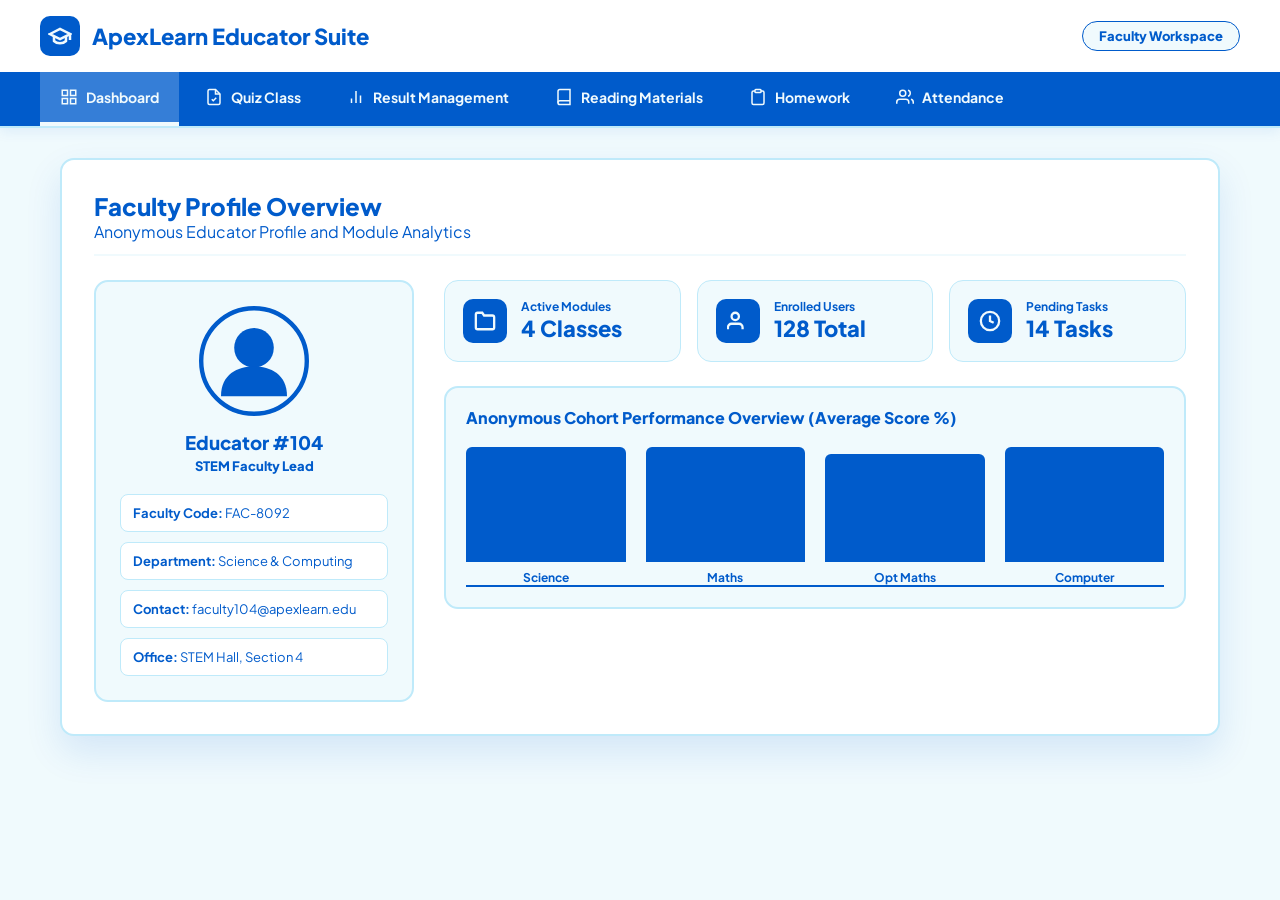
<file: bijay.html>
<!DOCTYPE html>
<html lang="en">
<head>
  <meta charset="UTF-8">
  <meta name="viewport" content="width=device-width, initial-scale=1.0">
  <title>ApexLearn | Educator Suite</title>
  <link href="https://fonts.googleapis.com/css2?family=Plus+Jakarta+Sans:wght@400;500;600;700;800&display=swap" rel="stylesheet">
  <style>
    * {
      box-sizing: border-box;
      margin: 0;
      padding: 0;
      font-family: 'Plus Jakarta Sans', sans-serif;
    }

    :root {
      --primary: #005BCB;
      --bg-light: #F0FAFD;
      --surface: #FFFFFF;
      --border: #BFEAFA;
      --shadow-sm: 0 4px 12px rgba(0, 91, 203, 0.08);
      --shadow-lg: 0 16px 36px rgba(0, 91, 203, 0.12);
      --radius: 14px;
    }

    body {
      background-color: var(--bg-light);
      color: var(--primary);
      min-height: 100vh;
      display: flex;
      flex-direction: column;
    }

    header {
      background: var(--surface);
      border-bottom: 2px solid var(--border);
      position: sticky;
      top: 0;
      z-index: 100;
      box-shadow: var(--shadow-sm);
    }

    .top-nav {
      padding: 16px 40px;
      display: flex;
      justify-content: space-between;
      align-items: center;
    }

    .brand {
      display: flex;
      align-items: center;
      gap: 12px;
      font-size: 22px;
      font-weight: 800;
      color: var(--primary);
    }

    .brand-icon {
      width: 40px;
      height: 40px;
      background: var(--primary);
      border-radius: 10px;
      display: flex;
      align-items: center;
      justify-content: center;
      color: var(--bg-light);
      font-weight: 800;
    }

    .faculty-badge {
      background: var(--bg-light);
      border: 1.5px solid var(--primary);
      padding: 6px 16px;
      border-radius: 20px;
      font-size: 13px;
      font-weight: 800;
    }

    .navigation-bar {
      background: var(--primary);
      padding: 0 40px;
      display: flex;
      gap: 6px;
      overflow-x: auto;
    }

    .nav-item {
      color: var(--bg-light);
      padding: 16px 20px;
      font-weight: 700;
      font-size: 14px;
      cursor: pointer;
      border: none;
      background: none;
      border-bottom: 4px solid transparent;
      transition: all 0.2s ease;
      white-space: nowrap;
      display: flex;
      align-items: center;
      gap: 8px;
    }

    .nav-item:hover {
      background: rgba(240, 250, 253, 0.15);
    }

    .nav-item.active {
      border-bottom-color: var(--bg-light);
      background: rgba(240, 250, 253, 0.22);
    }

    .container {
      max-width: 1200px;
      margin: 30px auto;
      padding: 0 20px;
      width: 100%;
      flex: 1;
    }

    .section-card {
      background: var(--surface);
      border: 2px solid var(--border);
      border-radius: var(--radius);
      padding: 32px;
      box-shadow: var(--shadow-lg);
    }

    .hidden {
      display: none !important;
    }

    h1, h2, h3, h4 {
      font-weight: 800;
      line-height: 1.2;
    }

    .section-header {
      margin-bottom: 24px;
      padding-bottom: 12px;
      border-bottom: 2px solid var(--bg-light);
    }

    .dashboard-layout {
      display: grid;
      grid-template-columns: 320px 1fr;
      gap: 30px;
    }

    .teacher-card {
      background: var(--bg-light);
      border: 2px solid var(--border);
      border-radius: var(--radius);
      padding: 24px;
      text-align: center;
    }

    .teacher-illustration {
      width: 110px;
      height: 110px;
      margin: 0 auto 16px auto;
    }

    .info-list {
      margin-top: 20px;
      text-align: left;
      font-size: 13px;
      display: flex;
      flex-direction: column;
      gap: 10px;
    }

    .info-item {
      background: var(--surface);
      padding: 10px 12px;
      border-radius: 8px;
      border: 1px solid var(--border);
    }

    .stats-grid {
      display: grid;
      grid-template-columns: repeat(auto-fit, minmax(180px, 1fr));
      gap: 16px;
      margin-bottom: 24px;
    }

    .stat-card {
      background: var(--bg-light);
      border: 1.5px solid var(--border);
      border-radius: var(--radius);
      padding: 18px;
      display: flex;
      align-items: center;
      gap: 14px;
    }

    .stat-icon {
      width: 44px;
      height: 44px;
      background: var(--primary);
      border-radius: 10px;
      display: flex;
      align-items: center;
      justify-content: center;
      color: var(--bg-light);
    }

    .chart-container {
      background: var(--bg-light);
      border: 2px solid var(--border);
      border-radius: var(--radius);
      padding: 20px;
      margin-top: 20px;
    }

    .bar-chart {
      display: flex;
      align-items: flex-end;
      gap: 20px;
      height: 160px;
      padding-top: 20px;
      border-bottom: 2px solid var(--primary);
    }

    .bar-group {
      flex: 1;
      display: flex;
      flex-direction: column;
      align-items: center;
      gap: 8px;
      height: 100%;
      justify-content: flex-end;
    }

    .bar {
      width: 100%;
      background: var(--primary);
      border-radius: 6px 6px 0 0;
      transition: height 0.5s ease;
    }

    .bar-label {
      font-size: 12px;
      font-weight: 700;
    }

    .grid-2 {
      display: grid;
      grid-template-columns: 1fr 1fr;
      gap: 20px;
    }

    .full-width {
      grid-column: span 2;
    }

    .form-group {
      display: flex;
      flex-direction: column;
      gap: 6px;
      margin-bottom: 14px;
    }

    label {
      font-size: 12px;
      font-weight: 800;
      text-transform: uppercase;
    }

    input, select, textarea {
      width: 100%;
      padding: 12px;
      border: 1.5px solid var(--border);
      border-radius: 8px;
      background: var(--bg-light);
      color: var(--primary);
      font-size: 14px;
      font-weight: 600;
    }

    input:focus, select:focus, textarea:focus {
      outline: none;
      border-color: var(--primary);
      background: var(--surface);
    }

    .btn {
      background: var(--primary);
      color: var(--bg-light);
      border: none;
      padding: 12px 24px;
      border-radius: 8px;
      font-weight: 800;
      cursor: pointer;
      display: inline-flex;
      align-items: center;
      gap: 8px;
      justify-content: center;
      transition: transform 0.1s;
    }

    .btn:active {
      transform: scale(0.98);
    }

    table {
      width: 100%;
      border-collapse: collapse;
      margin-top: 16px;
    }

    th, td {
      padding: 12px 16px;
      text-align: left;
      border-bottom: 1px solid var(--border);
      font-size: 14px;
    }

    th {
      background: var(--bg-light);
      font-weight: 800;
    }

    .badge-tag {
      padding: 4px 10px;
      border-radius: 12px;
      font-size: 12px;
      font-weight: 800;
      background: var(--bg-light);
      border: 1px solid var(--primary);
    }

    .attendance-btn {
      padding: 6px 12px;
      border-radius: 6px;
      border: 1.5px solid var(--primary);
      background: var(--surface);
      color: var(--primary);
      font-weight: 800;
      cursor: pointer;
    }

    .attendance-btn.present {
      background: var(--primary);
      color: var(--bg-light);
    }

    .material-card {
      border: 1.5px solid var(--border);
      border-radius: var(--radius);
      padding: 20px;
      background: var(--bg-light);
      margin-top: 16px;
      display: flex;
      gap: 20px;
      align-items: center;
    }

    .material-icon {
      width: 60px;
      height: 60px;
      background: var(--surface);
      border: 2px solid var(--primary);
      border-radius: 10px;
      display: flex;
      align-items: center;
      justify-content: center;
    }

    @media (max-width: 850px) {
      .dashboard-layout, .grid-2 {
        grid-template-columns: 1fr;
      }
      .full-width {
        grid-column: span 1;
      }
      .top-nav, .navigation-bar {
        padding: 10px 16px;
      }
    }
  </style>
</head>
<body>

  <header>
    <div class="top-nav">
      <div class="brand">
        <div class="brand-icon">
          <svg width="24" height="24" viewBox="0 0 24 24" fill="none" stroke="currentColor" stroke-width="2.5">
            <path d="M22 10v6M2 10l10-5 10 5-10 5z"/>
            <path d="M6 12v5c3 3 9 3 12 0v-5"/>
          </svg>
        </div>
        <span>ApexLearn Educator Suite</span>
      </div>
      <div class="faculty-badge">Faculty Workspace</div>
    </div>

    <nav class="navigation-bar">
      <button class="nav-item active" onclick="switchTab('dashboard', this)">
        <svg width="18" height="18" viewBox="0 0 24 24" fill="none" stroke="currentColor" stroke-width="2"><rect x="3" y="3" width="7" height="7"/><rect x="14" y="3" width="7" height="7"/><rect x="14" y="14" width="7" height="7"/><rect x="3" y="14" width="7" height="7"/></svg>
        Dashboard
      </button>
      <button class="nav-item" onclick="switchTab('quiz', this)">
        <svg width="18" height="18" viewBox="0 0 24 24" fill="none" stroke="currentColor" stroke-width="2"><path d="M14 2H6a2 2 0 0 0-2 2v16a2 2 0 0 0 2 2h12a2 2 0 0 0 2-2V8z"/><polyline points="14 2 14 8 20 8"/><path d="m9 15 2 2 4-4"/></svg>
        Quiz Class
      </button>
      <button class="nav-item" onclick="switchTab('results', this)">
        <svg width="18" height="18" viewBox="0 0 24 24" fill="none" stroke="currentColor" stroke-width="2"><line x1="18" y1="20" x2="18" y2="10"/><line x1="12" y1="20" x2="12" y2="4"/><line x1="6" y1="20" x2="6" y2="14"/></svg>
        Result Management
      </button>
      <button class="nav-item" onclick="switchTab('materials', this)">
        <svg width="18" height="18" viewBox="0 0 24 24" fill="none" stroke="currentColor" stroke-width="2"><path d="M4 19.5A2.5 2.5 0 0 1 6.5 17H20"/><path d="M6.5 2H20v20H6.5A2.5 2.5 0 0 1 4 19.5v-15A2.5 2.5 0 0 1 6.5 2z"/></svg>
        Reading Materials
      </button>
      <button class="nav-item" onclick="switchTab('homework', this)">
        <svg width="18" height="18" viewBox="0 0 24 24" fill="none" stroke="currentColor" stroke-width="2"><path d="M16 4h2a2 2 0 0 1 2 2v14a2 2 0 0 1-2 2H6a2 2 0 0 1-2-2V6a2 2 0 0 1 2-2h2"/><rect x="8" y="2" width="8" height="4" rx="1" ry="1"/></svg>
        Homework
      </button>
      <button class="nav-item" onclick="switchTab('attendance', this)">
        <svg width="18" height="18" viewBox="0 0 24 24" fill="none" stroke="currentColor" stroke-width="2"><path d="M17 21v-2a4 4 0 0 0-4-4H5a4 4 0 0 0-4 4v2"/><circle cx="9" cy="7" r="4"/><path d="M23 21v-2a4 4 0 0 0-3-3.87"/><path d="M16 3.13a4 4 0 0 1 0 7.75"/></svg>
        Attendance
      </button>
    </nav>
  </header>

  <div class="container">

    <section id="dashboard" class="section-card">
      <div class="section-header">
        <h2>Faculty Profile Overview</h2>
        <p>Anonymous Educator Profile and Module Analytics</p>
      </div>

      <div class="dashboard-layout">
        <div class="teacher-card">
          <div class="teacher-illustration">
            <svg viewBox="0 0 100 100" width="100%" height="100%">
              <circle cx="50" cy="50" r="48" fill="#F0FAFD" stroke="#005BCB" stroke-width="4"/>
              <circle cx="50" cy="38" r="18" fill="#005BCB"/>
              <path d="M20 82 C20 62, 35 55, 50 55 C65 55, 80 62, 80 82 Z" fill="#005BCB"/>
            </svg>
          </div>
          <h3>Educator #104</h3>
          <p style="font-size: 13px; font-weight: 800; margin-top: 4px;">STEM Faculty Lead</p>

          <div class="info-list">
            <div class="info-item"><strong>Faculty Code:</strong> FAC-8092</div>
            <div class="info-item"><strong>Department:</strong> Science & Computing</div>
            <div class="info-item"><strong>Contact:</strong> faculty104@apexlearn.edu</div>
            <div class="info-item"><strong>Office:</strong> STEM Hall, Section 4</div>
          </div>
        </div>

        <div>
          <div class="stats-grid">
            <div class="stat-card">
              <div class="stat-icon">
                <svg width="22" height="22" viewBox="0 0 24 24" fill="none" stroke="currentColor" stroke-width="2.5"><path d="M22 19a2 2 0 0 1-2 2H4a2 2 0 0 1-2-2V5a2 2 0 0 1 2-2h5l2 3h9a2 2 0 0 1 2 2z"/></svg>
              </div>
              <div>
                <div style="font-size: 12px; font-weight: 700;">Active Modules</div>
                <div style="font-size: 22px; font-weight: 800;">4 Classes</div>
              </div>
            </div>
            <div class="stat-card">
              <div class="stat-icon">
                <svg width="22" height="22" viewBox="0 0 24 24" fill="none" stroke="currentColor" stroke-width="2.5"><path d="M17 21v-2a4 4 0 0 0-4-4H5a4 4 0 0 0-4 4v2"/><circle cx="9" cy="7" r="4"/></svg>
              </div>
              <div>
                <div style="font-size: 12px; font-weight: 700;">Enrolled Users</div>
                <div style="font-size: 22px; font-weight: 800;">128 Total</div>
              </div>
            </div>
            <div class="stat-card">
              <div class="stat-icon">
                <svg width="22" height="22" viewBox="0 0 24 24" fill="none" stroke="currentColor" stroke-width="2.5"><circle cx="12" cy="12" r="10"/><polyline points="12 6 12 12 16 14"/></svg>
              </div>
              <div>
                <div style="font-size: 12px; font-weight: 700;">Pending Tasks</div>
                <div style="font-size: 22px; font-weight: 800;">14 Tasks</div>
              </div>
            </div>
          </div>

          <div class="chart-container">
            <h4>Anonymous Cohort Performance Overview (Average Score %)</h4>
            <div class="bar-chart">
              <div class="bar-group">
                <div class="bar" style="height: 85%;"></div>
                <div class="bar-label">Science</div>
              </div>
              <div class="bar-group">
                <div class="bar" style="height: 92%;"></div>
                <div class="bar-label">Maths</div>
              </div>
              <div class="bar-group">
                <div class="bar" style="height: 78%;"></div>
                <div class="bar-label">Opt Maths</div>
              </div>
              <div class="bar-group">
                <div class="bar" style="height: 95%;"></div>
                <div class="bar-label">Computer</div>
              </div>
            </div>
          </div>
        </div>
      </div>
    </section>

    <section id="quiz" class="section-card hidden">
      <div class="section-header">
        <h2>Quiz Class Management</h2>
        <p>Deploy quizzes and inspect anonymous submissions.</p>
      </div>

      <div class="grid-2">
        <div>
          <h3>Create Interactive Quiz</h3>
          <form style="margin-top: 14px;" onsubmit="handleFormSubmit(event, 'Quiz published successfully!')">
            <div class="form-group">
              <label>Topic / Domain</label>
              <select required>
                <option value="Science">Science</option>
                <option value="Maths">Maths</option>
                <option value="Opt Maths">Opt Maths</option>
                <option value="Computer">Computer</option>
              </select>
            </div>
            <div class="form-group">
              <label>Quiz Title</label>
              <input type="text" placeholder="e.g. Logic Gates Assessment" required>
            </div>
            <div class="form-group">
              <label>Questions Details</label>
              <textarea rows="3" placeholder="Enter questions for users..." required></textarea>
            </div>
            <button class="btn" type="submit">Publish Quiz</button>
          </form>
        </div>

        <div>
          <h3>Anonymous Quiz Attempts</h3>
          <table>
            <thead>
              <tr>
                <th>User ID</th>
                <th>Topic</th>
                <th>Score</th>
                <th>Status</th>
              </tr>
            </thead>
            <tbody>
              <tr>
                <td>User_101</td>
                <td>Science</td>
                <td>18/20</td>
                <td><span class="badge-tag">Passed</span></td>
              </tr>
              <tr>
                <td>User_102</td>
                <td>Computer</td>
                <td>20/20</td>
                <td><span class="badge-tag">Passed</span></td>
              </tr>
              <tr>
                <td>User_103</td>
                <td>Opt Maths</td>
                <td>11/20</td>
                <td><span class="badge-tag">Review</span></td>
              </tr>
            </tbody>
          </table>
        </div>
      </div>
    </section>

    <section id="results" class="section-card hidden">
      <div class="section-header">
        <h2>Result Management Console</h2>
        <p>Track academic achievements using anonymous user identifiers.</p>
      </div>

      <table>
        <thead>
          <tr>
            <th>User Identifier</th>
            <th>Topic</th>
            <th>Quiz Avg</th>
            <th>Homework Grade</th>
            <th>Final Grade</th>
          </tr>
        </thead>
        <tbody>
          <tr>
            <td>User_101</td>
            <td>Science</td>
            <td>90%</td>
            <td>A</td>
            <td><span class="badge-tag">A (Excellent)</span></td>
          </tr>
          <tr>
            <td>User_102</td>
            <td>Maths</td>
            <td>98%</td>
            <td>A+</td>
            <td><span class="badge-tag">A+ (Top Scorer)</span></td>
          </tr>
          <tr>
            <td>User_103</td>
            <td>Opt Maths</td>
            <td>72%</td>
            <td>B</td>
            <td><span class="badge-tag">B (Average)</span></td>
          </tr>
          <tr>
            <td>User_104</td>
            <td>Computer</td>
            <td>88%</td>
            <td>A</td>
            <td><span class="badge-tag">A (Consistent)</span></td>
          </tr>
        </tbody>
      </table>
    </section>

    <section id="materials" class="section-card hidden">
      <div class="section-header">
        <h2>Reading Materials Library</h2>
        <p>Upload diagrams, articles, and references for anonymous users.</p>
      </div>

      <form onsubmit="handleFormSubmit(event, 'Reading material dispatched to users!')">
        <div class="grid-2">
          <div class="form-group">
            <label>Subject Domain</label>
            <select required>
              <option value="Science">Science</option>
              <option value="Maths">Maths</option>
              <option value="Opt Maths">Opt Maths</option>
              <option value="Computer">Computer</option>
            </select>
          </div>
          <div class="form-group">
            <label>Subtopic</label>
            <input type="text" placeholder="e.g. Data Structures & Binary Trees" required>
          </div>
          <div class="form-group full-width">
            <label>Material Summary / Link</label>
            <textarea rows="3" placeholder="Provide link or content explanation..." required></textarea>
          </div>
        </div>
        <button class="btn" type="submit">Publish Material</button>
      </form>

      <div class="material-card">
        <div class="material-icon">
          <svg width="32" height="32" viewBox="0 0 24 24" fill="none" stroke="#005BCB" stroke-width="2"><path d="M14 2H6a2 2 0 0 0-2 2v16a2 2 0 0 0 2 2h12a2 2 0 0 0 2-2V8z"/><polyline points="14 2 14 8 20 8"/></svg>
        </div>
        <div>
          <h4>Module Reference: Quantum Optics Diagrams</h4>
          <p style="font-size: 13px; margin-top: 4px;">Published for Science Cohort • Includes vector illustrations and diagrams</p>
        </div>
      </div>
    </section>

    <section id="homework" class="section-card hidden">
      <div class="section-header">
        <h2>Homework Assignment Hub</h2>
        <p>Assign topics, instructions, and deadlines anonymously.</p>
      </div>

      <form onsubmit="handleFormSubmit(event, 'Homework assigned to student accounts!')">
        <div class="grid-2">
          <div class="form-group">
            <label>Topic</label>
            <select required>
              <option value="Science">Science</option>
              <option value="Maths">Maths</option>
              <option value="Opt Maths">Opt Maths</option>
              <option value="Computer">Computer</option>
            </select>
          </div>
          <div class="form-group">
            <label>Submission Due Date</label>
            <input type="date" required>
          </div>
          <div class="form-group full-width">
            <label>Homework Instructions</label>
            <textarea rows="3" placeholder="Specify instructions..." required></textarea>
          </div>
        </div>
        <button class="btn" type="submit">Dispatch Homework Task</button>
      </form>
    </section>

    <section id="attendance" class="section-card hidden">
      <div class="section-header">
        <h2>Anonymous Attendance Tracker</h2>
        <p>Interactive roll call manager using anonymous handles.</p>
      </div>

      <table>
        <thead>
          <tr>
            <th>User Identifier</th>
            <th>Class Module</th>
            <th>Status Toggle</th>
            <th>Reading materials</th>
          </tr>

        </thead>
        <tbody>
          <tr>
            <td><strong>User_101</strong></td>
            <td>Science</td>
            <td><button class="attendance-btn present" onclick="toggleAttendance(this)">Present</button></td>
          </tr> 
          <tr>
            <td><strong>User_102</strong></td>
            <td>Maths</td>
            <td><button class="attendance-btn present" onclick="toggleAttendance(this)">Present</button></td>
          </tr>
          <tr>
            <td><strong>User_103</strong></td>
            <td>Opt Maths</td>
            <td><button class="attendance-btn" onclick="toggleAttendance(this)">Absent</button></td>
          </tr>
          <tr>
            <td><strong>User_104</strong></td>
            <td>Computer</td>
            <td><button class="attendance-btn present" onclick="toggleAttendance(this)">Present</button></td>
          </tr>
        </tbody>
      </table>
    </section>

  </div>

  <script>
    function switchTab(sectionId, element) {
      const sections = document.querySelectorAll('.section-card');
      sections.forEach(sec => sec.classList.add('hidden'));

      const navItems = document.querySelectorAll('.nav-item');
      navItems.forEach(item => item.classList.remove('active'));

      document.getElementById(sectionId).classList.remove('hidden');
      element.classList.add('active');
    }

    function toggleAttendance(btn) {
      if (btn.classList.contains('present')) {
        btn.classList.remove('present');
        btn.innerText = 'Absent';
      } else {
        btn.classList.add('present');
        btn.innerText = 'Present';
      }
    }

    function handleFormSubmit(event, message) {
      event.preventDefault();
      alert(message);
      event.target.reset();
    }
  </script>
</body>
</html>
</file>
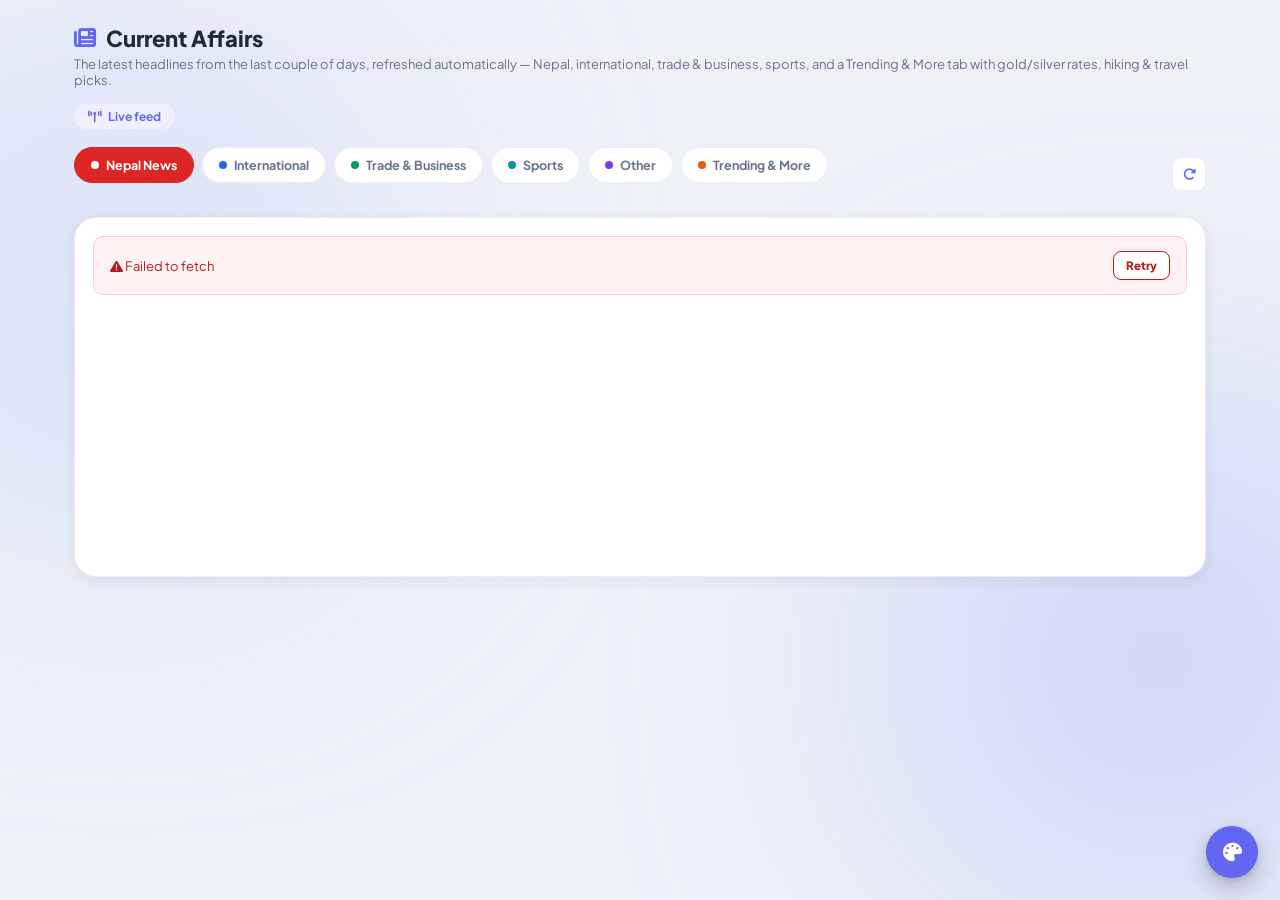
<file: current-affairs.html>
<!DOCTYPE html>
<html lang="en">
<head>
<meta charset="UTF-8">
<meta name="viewport" content="width=device-width, initial-scale=1.0">
<title>ज्ञानSetu | Current Affairs</title>
<link rel="stylesheet" href="theme.css">
<link rel="stylesheet" href="https://cdnjs.cloudflare.com/ajax/libs/font-awesome/6.4.0/css/all.min.css">
<style>
  body.divedu { background: var(--bg-main); }
  .desk-wrap { max-width: 1180px; margin: 0 auto; padding: 24px 24px 50px; }
  .desk-head { display:flex; justify-content:space-between; align-items:flex-end; gap:16px; flex-wrap:wrap; margin-bottom:18px; }
  .desk-head h1 { font-size: 22px; font-weight: 800; display:flex; align-items:center; gap:10px; }
  .desk-head p { font-size:13px; color:var(--text-muted); margin-top:4px; }
  .ca-toolbar { display:flex; justify-content:space-between; align-items:center; gap:12px; flex-wrap:wrap; margin-bottom: 16px; }
  .ca-updated { font-size: 11.5px; color: var(--text-muted); display:flex; align-items:center; gap:6px; }
  .ca-refresh-btn { border:1.5px solid var(--panel-border); background:var(--surface-white); color:var(--current-accent); width:34px; height:34px; border-radius:9px; cursor:pointer; display:flex; align-items:center; justify-content:center; font-size:13px; }
  .ca-refresh-btn:hover { background: var(--student-bg); }
  .ca-refresh-btn.spinning i { animation: ca-spin 0.8s linear infinite; }
  @keyframes ca-spin { to { transform: rotate(360deg); } }

  .ca-tabs { display:flex; gap:8px; margin-bottom: 18px; flex-wrap:wrap; }
  .ca-tab { border:1.5px solid var(--panel-border); background:var(--surface-white); color:var(--text-muted); padding:9px 16px; border-radius:20px; font-weight:700; font-size:12.5px; cursor:pointer; display:flex; align-items:center; gap:7px; }
  .ca-tab .ca-dot { width:8px; height:8px; border-radius:50%; flex-shrink:0; }
  .ca-tab.active { background: var(--ca-tab-color, var(--current-accent)); color:#fff; border-color: var(--ca-tab-color, var(--current-accent)); }
  .ca-tab.active .ca-dot { background:#fff; }
  .ca-tab-count { font-size:10.5px; opacity:0.75; }

  .ca-panel { background: var(--surface-white); border:1px solid var(--panel-border); border-radius: var(--radius-lg); box-shadow: var(--shadow-sm); padding: 10px; min-height: 360px; }
  .ca-list { display:flex; flex-direction:column; }
  .ca-item { display:flex; gap:14px; align-items:flex-start; padding: 14px 12px; border-radius: var(--radius-sm); text-decoration:none; color:inherit; }
  .ca-item:hover { background: var(--bg-main); }
  .ca-item + .ca-item { border-top: 1px solid var(--panel-border); }
  .ca-item-bullet { width:9px; height:9px; border-radius:50%; margin-top:7px; flex-shrink:0; }
  .ca-item-body { flex:1; min-width:0; }
  .ca-item-title { font-size:14px; font-weight:700; color: var(--text-main); line-height:1.4; }
  .ca-item-meta { margin-top:5px; font-size:11.5px; color: var(--text-muted); display:flex; gap:8px; align-items:center; flex-wrap:wrap; }
  .ca-item-source { font-weight:700; }
  .ca-item-open { color: var(--text-muted); font-size:12px; flex-shrink:0; margin-top:8px; }

  .empty-hint { color: var(--text-muted); font-size: 13.5px; text-align:center; padding: 60px 20px; }

  /* --- Nepal-focused widgets: gold/silver strip + this-month calendar --- */
  .np-widgets { display:flex; flex-direction:column; gap:12px; padding: 10px 10px 4px; }
  .np-gs-strip { display:flex; gap:10px; flex-wrap:wrap; }
  .np-gs-card { flex:1; min-width:220px; display:flex; align-items:flex-start; gap:10px; background: linear-gradient(135deg, #FFF7ED, #FEF3E2); border:1px solid #FDE0B0; border-radius: var(--radius-sm); padding: 12px 14px; text-decoration:none; color:inherit; }
  .np-gs-card i { color:#D97706; font-size:15px; margin-top:2px; }
  .np-gs-card-title { font-size:12.5px; font-weight:700; color:#7C2D12; line-height:1.4; }
  .np-gs-card-meta { font-size:10.5px; color:#92603A; margin-top:4px; }
  .np-gs-empty { font-size:12px; color: var(--text-muted); padding: 10px 4px; }

  .np-rate-strip { display:flex; gap:10px; flex-wrap:wrap; }
  .np-rate-card { flex:1; min-width:180px; background: linear-gradient(135deg, #FFFBEB, #FEF3E2); border:1px solid #FDE0B0; border-radius: var(--radius-sm); padding: 12px 14px; }
  .np-rate-card.silver { background: linear-gradient(135deg, #F8FAFC, #F1F5F9); border-color:#E2E8F0; }
  .np-rate-head { display:flex; align-items:center; gap:7px; font-size:11.5px; font-weight:800; color:#92603A; text-transform:uppercase; letter-spacing:.3px; }
  .np-rate-card.silver .np-rate-head { color:#475569; }
  .np-rate-head i { color:#D97706; }
  .np-rate-card.silver .np-rate-head i { color:#64748B; }
  .np-rate-price { font-size:19px; font-weight:800; color: var(--text-main); margin-top:6px; }
  .np-rate-price span { font-size:11px; font-weight:700; color: var(--text-muted); }
  .np-rate-change { font-size:11.5px; font-weight:700; margin-top:4px; }
  .np-rate-change.up { color:#059669; }
  .np-rate-change.down { color:#DC2626; }
  .np-rate-foot { display:flex; justify-content:space-between; align-items:center; font-size:10.5px; color: var(--text-muted); margin-top:10px; }
  .np-rate-foot a { color: var(--current-accent); font-weight:700; text-decoration:none; }

  .np-conflict { background: var(--bg-main); border:1px solid var(--panel-border); border-radius: var(--radius-sm); padding: 14px 16px; margin: 10px 10px 4px; }
  .np-conflict-head { display:flex; align-items:center; gap:8px; font-size:12.5px; font-weight:800; color: var(--text-main); margin-bottom:10px; }
  .np-conflict-head .pulse-dot { width:8px; height:8px; border-radius:50%; background:#DC2626; box-shadow:0 0 0 rgba(220,38,38,0.5); animation: np-pulse 1.8s infinite; }
  @keyframes np-pulse { 0% { box-shadow:0 0 0 0 rgba(220,38,38,0.45); } 70% { box-shadow:0 0 0 6px rgba(220,38,38,0); } 100% { box-shadow:0 0 0 0 rgba(220,38,38,0); } }
  .np-conflict-list { display:flex; flex-direction:column; gap:10px; }
  .np-conflict-row { display:block; text-decoration:none; color:inherit; padding:8px 0; }
  .np-conflict-row + .np-conflict-row { border-top:1px solid var(--panel-border); }
  .np-conflict-label { font-size:12px; font-weight:800; color:#B91C1C; }
  .np-conflict-title { font-size:12.5px; color: var(--text-main); margin-top:3px; line-height:1.4; }
  .np-conflict-meta { font-size:10.5px; color: var(--text-muted); margin-top:3px; }
  .np-conflict-empty { font-size:12px; color: var(--text-muted); }

  .np-cal { background: var(--bg-main); border:1px solid var(--panel-border); border-radius: var(--radius-sm); padding: 14px 16px; }
  .np-cal-head { display:flex; align-items:center; gap:8px; font-size:12.5px; font-weight:800; color: var(--text-main); margin-bottom:10px; }
  .np-cal-head i { color: var(--current-accent); }
  .np-cal-list { display:flex; flex-direction:column; gap:8px; }
  .np-cal-row { display:flex; gap:10px; align-items:flex-start; font-size:12.5px; }
  .np-cal-date { flex-shrink:0; width:56px; font-weight:800; color: var(--text-main); }
  .np-cal-body { flex:1; color: var(--text-main); line-height:1.4; }
  .np-cal-tag { display:inline-block; font-size:9.5px; font-weight:800; letter-spacing:.2px; text-transform:uppercase; padding:2px 7px; border-radius:20px; margin-left:7px; vertical-align:middle; }
  .np-cal-tag.holiday { background:#FEE2E2; color:#B91C1C; }
  .np-cal-tag.festival { background:#FFF0DB; color:#B45309; }
  .np-cal-tag.observance { background:#EEF2FF; color:#4338CA; }
  .np-cal-empty { font-size:12px; color: var(--text-muted); }
  .ca-error { color:#b91c1c; background:#fef2f2; border:1px solid #fecaca; border-radius: var(--radius-sm); padding:14px 16px; font-size:13px; margin: 8px; display:flex; align-items:center; justify-content:space-between; gap:12px; flex-wrap:wrap; }
  .ca-retry-btn { border:1.5px solid #b91c1c; color:#b91c1c; background:#fff; font-size:11.5px; font-weight:800; padding:6px 12px; border-radius:8px; cursor:pointer; white-space:nowrap; }
</style>
<link rel="stylesheet" href="theme-modes.css">
</head>
<body class="divedu">
<div class="bg-glow blob-1"></div>
<div class="bg-glow blob-2"></div>

<div class="desk-wrap">
  <div class="desk-head">
    <div>
      <h1><i class="fa-solid fa-newspaper" style="color:var(--current-accent);"></i> Current Affairs</h1>
      <p>The latest headlines from the last couple of days, refreshed automatically — Nepal, international, trade &amp; business, sports, and a Trending &amp; More tab with gold/silver rates, hiking &amp; travel picks.</p>
    </div>
    <span class="badge-pill"><i class="fa-solid fa-tower-broadcast"></i> Live feed</span>
  </div>

  <div class="ca-toolbar">
    <div class="ca-tabs" id="caTabs"></div>
    <div style="display:flex; align-items:center; gap:10px;">
      <span class="ca-updated" id="caUpdated"></span>
      <span id="caSourceBadge" style="display:none; font-size:10.5px; font-weight:800; padding:3px 9px; border-radius:20px;"></span>
      <button type="button" class="ca-refresh-btn" id="caRefreshBtn" title="Refresh now" onclick="loadNews(true)"><i class="fa-solid fa-rotate-right"></i></button>
    </div>
  </div>

  <div class="ca-panel">
    <div class="np-widgets" id="npWidgets" style="display:none;"></div>
    <div class="np-conflict" id="conflictWatch" style="display:none;"></div>
    <div class="ca-list" id="caList">
      <div class="empty-hint"><i class="fa-solid fa-spinner fa-spin" style="opacity:.5; font-size:18px;"></i><br><br>Loading the latest headlines…</div>
    </div>
  </div>
</div>

<div class="d-toast" id="toast"></div>

<script>
/* ============================================================
   CURRENT AFFAIRS — categorized live headlines.

   Talks to the same Cloudflare Worker as the other AI tools, using
   a new "news" task (see cloudflare-worker.js: handleNews) that
   reads live public RSS feeds server-side and returns an already-
   categorized, deduped, freshest-first JSON digest. No Gemini call
   involved here — this is a live read of external news, so there's
   no "offline mode" fallback the way the AI tools have; a failed
   fetch just shows a retry option per category.
   ============================================================ */

// Same worker as the other AI tools — keep in sync if redeployed elsewhere.
const NEWS_WORKER_URL = 'https://divedu-ai-proxy.pandusujan123.workers.dev';
const AUTO_REFRESH_MS = 10 * 60 * 1000; // matches the worker's edge-cache TTL, so this stays cheap

const CATEGORY_META = {
  nepal:         { label: 'Nepal News',       icon: 'fa-flag',          color: '#DC2626' },
  international: { label: 'International',     icon: 'fa-earth-asia',    color: '#2563EB' },
  trade:         { label: 'Trade & Business',  icon: 'fa-chart-line',    color: '#059669' },
  sports:        { label: 'Sports',             icon: 'fa-futbol',       color: '#0891B2' },
  other:         { label: 'Other',              icon: 'fa-layer-group',  color: '#7C3AED' },
  trending:      { label: 'Trending & More',    icon: 'fa-mountain',     color: '#EA580C' }
};
const CATEGORY_ORDER = ['nepal', 'international', 'trade', 'sports', 'other', 'trending'];

/* ------------------------------------------------------------
   IMPORTANT DAYS IN NEPAL — a small hand-curated calendar shown
   on the Nepal News tab ("This month in Nepal"). This is static
   content, not pulled from any feed: Nepali festival dates follow
   the lunar Bikram Sambat calendar and shift every Gregorian year,
   so there's no reliable public RSS/API for this — it needs a
   yearly refresh (best done once the new BS year's official
   holiday list is published, around mid-April/Baisakh 1).
   Sourced from the Government of Nepal's 2083 BS public holiday
   notice and Hamro Patro's 2083 BS calendar. Keyed by "YYYY-MM".
   tag: 'holiday' (public holiday), 'festival', or 'observance'
   (international/awareness day observed in Nepal, not a day off).
   ------------------------------------------------------------ */
const NEPAL_IMPORTANT_DAYS = {
  '2026-08': [
    { date: 'Aug 8',  title: 'National Soil Conservation Day', tag: 'observance' },
    { date: 'Aug 9',  title: "International Day of the World's Indigenous Peoples", tag: 'observance' },
    { date: 'Aug 12', title: 'International Youth Day', tag: 'observance' },
    { date: 'Aug 17', title: 'Nag Panchami & Singh Sankranti', tag: 'festival' },
    { date: 'Aug 19', title: 'World Photography Day / Tulsidas Jayanti', tag: 'observance' },
    { date: 'Aug 28', title: 'Janai Purnima (Raksha Bandhan)', tag: 'holiday' },
    { date: 'Aug 29', title: 'Gaijatra', tag: 'holiday' }
  ],
  '2026-09': [
    { date: 'Sep 4',  title: 'Shree Krishna Janmashtami', tag: 'holiday' },
    { date: 'Sep 7',  title: 'Civil Service Day', tag: 'observance' },
    { date: 'Sep 14', title: 'Haritalika Teej', tag: 'holiday' },
    { date: 'Sep 19', title: 'Constitution Day (Sambidhan Diwas)', tag: 'observance' },
    { date: 'Sep 25', title: 'Indra Jatra', tag: 'festival' }
  ],
  '2026-10': [
    { date: 'Oct 4',  title: 'Jitiya Parva', tag: 'festival' },
    { date: 'Oct 11', title: 'Ghatasthapana — Dashain begins', tag: 'holiday' },
    { date: 'Oct 17', title: 'Phulpati', tag: 'festival' },
    { date: 'Oct 18', title: 'Maha Ashtami', tag: 'holiday' },
    { date: 'Oct 20', title: 'Maha Navami', tag: 'holiday' },
    { date: 'Oct 21', title: 'Vijaya Dashami — Dashain Tika', tag: 'holiday' },
    { date: 'Oct 26', title: 'Kojagrat Purnima', tag: 'festival' }
  ],
  '2026-11': [
    { date: 'Nov 8',  title: 'Tihar begins — Kaag Tihar', tag: 'holiday' },
    { date: 'Nov 9',  title: 'Laxmi Puja', tag: 'holiday' },
    { date: 'Nov 10', title: 'Govardhan Puja / Nepal Sambat New Year', tag: 'holiday' },
    { date: 'Nov 11', title: 'Bhai Tika', tag: 'holiday' }
  ]
};

let newsData = { categories: {}, fetchedAt: null };
let activeCategory = 'nepal';
let autoRefreshTimer = null;

function toast(msg, type) {
  const t = document.getElementById('toast');
  t.textContent = msg;
  t.className = 'd-toast show' + (type ? ' ' + type : '');
  setTimeout(() => t.classList.remove('show'), 2500);
}
function escapeHtml(str) {
  const div = document.createElement('div');
  div.textContent = str == null ? '' : String(str);
  return div.innerHTML;
}

function timeAgo(pubDate) {
  if (!pubDate) return '';
  const t = Date.parse(pubDate);
  if (isNaN(t)) return '';
  const diffMs = Date.now() - t;
  if (diffMs < 0) return 'just now';
  const mins = Math.round(diffMs / 60000);
  if (mins < 1) return 'just now';
  if (mins < 60) return mins + 'm ago';
  const hrs = Math.round(mins / 60);
  if (hrs < 24) return hrs + 'h ago';
  const days = Math.round(hrs / 24);
  if (days === 1) return 'Yesterday';
  if (days < 7) return days + 'd ago';
  return new Date(t).toLocaleDateString(undefined, { month: 'short', day: 'numeric' });
}

function renderTabs() {
  const wrap = document.getElementById('caTabs');
  wrap.innerHTML = CATEGORY_ORDER.map(key => {
    const meta = CATEGORY_META[key];
    const count = (newsData.categories[key] || []).length;
    const active = key === activeCategory;
    return `<button type="button" class="ca-tab${active ? ' active' : ''}" style="${active ? `--ca-tab-color:${meta.color};` : ''}" onclick="selectCategory('${key}')">
      <span class="ca-dot" style="${active ? '' : `background:${meta.color};`}"></span>
      ${escapeHtml(meta.label)}
      ${count ? `<span class="ca-tab-count">(${count})</span>` : ''}
    </button>`;
  }).join('');
}

function selectCategory(key) {
  activeCategory = key;
  renderTabs();
  renderNepalWidgets();
  renderConflictWatch();
  renderList();
}

/* Today's actual gold/silver rate (numeric, scraped server-side —
   tries Hamro Patro, then Ashesh's Blog, then Nepali Patro) +
   "This month in Nepal" calendar — only shown above the headline
   list while the Nepal News tab is active. */
function renderNepalWidgets() {
  const wrap = document.getElementById('npWidgets');
  if (activeCategory !== 'nepal') { wrap.style.display = 'none'; wrap.innerHTML = ''; return; }

  const rate = newsData.goldRate;
  const rateCard = (label, iconClass, cssClass, metal) => {
    if (!metal) return '';
    // Not every source reports a %-change (e.g. Ashesh's Blog just
    // gives the flat price) — only render the change row if present.
    const changeHtml = metal.changeAmount
      ? `<div class="np-rate-change ${metal.direction === 'increase' ? 'up' : 'down'}"><i class="fa-solid ${metal.direction === 'increase' ? 'fa-arrow-up' : 'fa-arrow-down'}"></i> ${escapeHtml(metal.changeAmount)}${metal.changePercent ? ' (' + escapeHtml(metal.changePercent) + ')' : ''}</div>`
      : '';
    return `<div class="np-rate-card ${cssClass}">
        <div class="np-rate-head"><i class="fa-solid ${iconClass}"></i> ${label} · per tola</div>
        <div class="np-rate-price">${escapeHtml(metal.pricePerTola)}</div>
        ${changeHtml}
      </div>`;
  };

  let gsHtml;
  if (rate && (rate.gold || rate.silver)) {
    gsHtml = `<div>
      <div class="np-rate-strip">
        ${rateCard('Gold (Hallmark)', 'fa-coins', 'gold', rate.gold)}
        ${rateCard('Silver', 'fa-circle-dot', 'silver', rate.silver)}
      </div>
      <div class="np-rate-foot">
        <span>${rate.updated ? 'Updated ' + escapeHtml(rate.updated) : 'Live rate'}</span>
        <a href="${escapeHtml(rate.sourceUrl || 'https://www.hamropatro.com/en/gold')}" target="_blank" rel="noopener noreferrer">Source: ${escapeHtml(rate.sourceName || 'Hamro Patro')} <i class="fa-solid fa-arrow-up-right-from-square"></i></a>
      </div>
    </div>`;
  } else {
    // Scrape didn't come through this load — fall back to headline
    // links about gold/silver rates rather than showing nothing.
    const gsItems = (newsData.categories.goldsilver || []).slice(0, 2);
    gsHtml = gsItems.length
      ? `<div class="np-gs-strip">${gsItems.map(item => `
          <a class="np-gs-card" href="${escapeHtml(item.link || '#')}" target="_blank" rel="noopener noreferrer">
            <i class="fa-solid fa-coins"></i>
            <div>
              <div class="np-gs-card-title">${escapeHtml(item.title)}</div>
              <div class="np-gs-card-meta">${item.source ? escapeHtml(item.source) + ' · ' : ''}${escapeHtml(timeAgo(item.pubDate)) || 'recent'}</div>
            </div>
          </a>`).join('')}</div>`
      : `<div class="np-gs-strip"><div class="np-gs-empty"><i class="fa-solid fa-coins"></i> Today's gold &amp; silver rate isn't in yet — try refreshing, or see <a href="https://www.hamropatro.com/en/gold" target="_blank" rel="noopener noreferrer">hamropatro.com</a>.</div></div>`;
  }

  const now = new Date();
  const monthKey = now.getFullYear() + '-' + String(now.getMonth() + 1).padStart(2, '0');
  const monthLabel = now.toLocaleDateString(undefined, { month: 'long', year: 'numeric' });
  const days = NEPAL_IMPORTANT_DAYS[monthKey];
  const calHtml = `<div class="np-cal">
      <div class="np-cal-head"><i class="fa-solid fa-calendar-days"></i> Important days in Nepal — ${escapeHtml(monthLabel)}</div>
      <div class="np-cal-list">
        ${days && days.length ? days.map(d => `
          <div class="np-cal-row">
            <div class="np-cal-date">${escapeHtml(d.date)}</div>
            <div class="np-cal-body">${escapeHtml(d.title)}<span class="np-cal-tag ${d.tag}">${d.tag === 'holiday' ? 'Public holiday' : (d.tag === 'festival' ? 'Festival' : 'Observance')}</span></div>
          </div>`).join('') : `<div class="np-cal-empty">Calendar for ${escapeHtml(monthLabel)} hasn't been added yet — check hamropatro.com for this month's dates.</div>`}
      </div>
    </div>`;

  wrap.innerHTML = gsHtml + calHtml;
  wrap.style.display = 'flex';
}

/* Conflict Watch — one freshest real headline per tracked war/
   conflict, so it's obvious at a glance whether something is still
   ongoing, paused, or wrapped up. Only shown on the International
   tab. The list of which conflicts are tracked is hand-maintained
   server-side (CONFLICT_WATCH in the worker) — this just renders
   whatever the worker sends back. */
function renderConflictWatch() {
  const wrap = document.getElementById('conflictWatch');
  if (activeCategory !== 'international') { wrap.style.display = 'none'; wrap.innerHTML = ''; return; }

  const items = newsData.conflicts || [];
  wrap.innerHTML = `<div class="np-conflict-head"><span class="pulse-dot"></span> Conflict Watch — latest on ongoing wars</div>
    <div class="np-conflict-list">
      ${items.length ? items.map(c => `
        <a class="np-conflict-row" href="${escapeHtml(c.link || '#')}" target="_blank" rel="noopener noreferrer">
          <div class="np-conflict-label">${escapeHtml(c.label)}</div>
          <div class="np-conflict-title">${escapeHtml(c.title)}</div>
          <div class="np-conflict-meta">${c.source ? escapeHtml(c.source) + ' · ' : ''}${escapeHtml(timeAgo(c.pubDate)) || 'recent'}</div>
        </a>`).join('') : `<div class="np-conflict-empty">Conflict updates aren't in yet — try refreshing in a bit.</div>`}
    </div>`;
  wrap.style.display = 'block';
}

function renderList() {
  const listEl = document.getElementById('caList');
  const meta = CATEGORY_META[activeCategory];
  const items = newsData.categories[activeCategory] || [];

  if (items.length === 0) {
    listEl.innerHTML = `<div class="empty-hint"><i class="fa-solid ${meta.icon}" style="opacity:.4; font-size:20px;"></i><br><br>No ${escapeHtml(meta.label.toLowerCase())} stories available right now — try refreshing in a bit.</div>`;
    return;
  }

  listEl.innerHTML = items.map(item => `
    <a class="ca-item" href="${escapeHtml(item.link || '#')}" target="_blank" rel="noopener noreferrer">
      <span class="ca-item-bullet" style="background:${meta.color};"></span>
      <div class="ca-item-body">
        <div class="ca-item-title">${escapeHtml(item.title)}</div>
        <div class="ca-item-meta">
          ${item.source ? `<span class="ca-item-source">${escapeHtml(item.source)}</span> &middot;` : ''}
          <span>${escapeHtml(timeAgo(item.pubDate)) || 'recent'}</span>
        </div>
      </div>
      <span class="ca-item-open"><i class="fa-solid fa-arrow-up-right-from-square"></i></span>
    </a>
  `).join('');
}

function renderUpdatedLabel() {
  const el = document.getElementById('caUpdated');
  if (!newsData.fetchedAt) { el.textContent = ''; return; }
  el.innerHTML = `<i class="fa-solid fa-circle-check" style="color:#22c55e;"></i> Updated ${escapeHtml(timeAgo(newsData.fetchedAt))}`;

  const badge = document.getElementById('caSourceBadge');
  if (newsData.source === 'ai') {
    badge.textContent = 'AI-curated'; badge.style.background = 'var(--student-bg)'; badge.style.color = 'var(--current-accent)'; badge.style.display = 'inline';
  } else {
    badge.textContent = 'Live RSS'; badge.style.background = '#f0f4f8'; badge.style.color = '#64748b'; badge.style.display = 'inline';
  }
}

async function loadNews(forceRefresh) {
  const btn = document.getElementById('caRefreshBtn');
  if (btn) btn.classList.add('spinning');
  const isFirstLoad = !newsData.fetchedAt;
  if (isFirstLoad) {
    document.getElementById('caList').innerHTML = `<div class="empty-hint"><i class="fa-solid fa-spinner fa-spin" style="opacity:.5; font-size:18px;"></i><br><br>Loading the latest headlines…</div>`;
  }

  try {
    const resp = await fetch(NEWS_WORKER_URL, {
      method: 'POST',
      headers: { 'Content-Type': 'application/json' },
      body: JSON.stringify({ task: 'news', forceRefresh: !!forceRefresh })
    });
    let data;
    try { data = await resp.json(); } catch (e) { throw new Error('News service returned an unexpected response.'); }
    if (!resp.ok || data.error) throw new Error(data.error || 'Could not load the news feed right now.');

    newsData = data.result || { categories: {}, fetchedAt: new Date().toISOString() };
    renderTabs();
    renderNepalWidgets();
    renderConflictWatch();
    renderList();
    renderUpdatedLabel();
    if (forceRefresh) toast('Headlines refreshed.', 'success');
  } catch (err) {
    if (isFirstLoad) {
      document.getElementById('caList').innerHTML = `<div class="ca-error">
        <span><i class="fa-solid fa-triangle-exclamation"></i> ${escapeHtml(err.message || 'Could not load the news feed.')}</span>
        <button type="button" class="ca-retry-btn" onclick="loadNews(true)">Retry</button>
      </div>`;
    } else {
      toast(err.message || 'Could not refresh headlines.', 'error');
    }
  } finally {
    if (btn) btn.classList.remove('spinning');
  }
}

renderTabs();
loadNews(false);
autoRefreshTimer = setInterval(() => loadNews(false), AUTO_REFRESH_MS);
window.addEventListener('beforeunload', () => { if (autoRefreshTimer) clearInterval(autoRefreshTimer); });
</script>
<script src="lang-engine.js"></script>
<script src="theme-engine.js"></script>
</body>
</html>
</file>
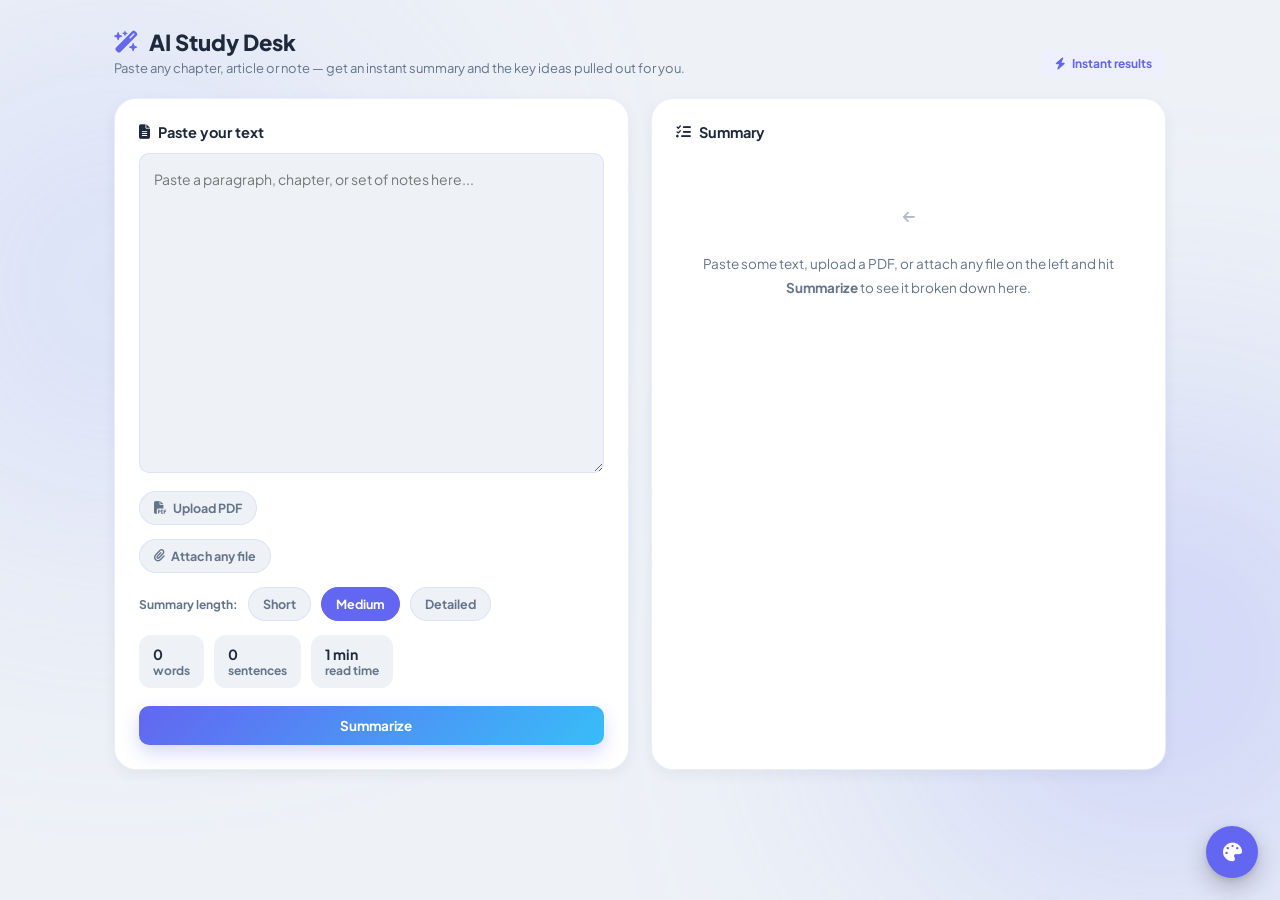
<file: h.html>
<!DOCTYPE html>
<html lang="en">
<head>
<meta charset="UTF-8">
<meta name="viewport" content="width=device-width, initial-scale=1.0">
<title>ज्ञानSetu | AI Study Desk</title>
<link rel="stylesheet" href="theme.css">
<link rel="stylesheet" href="https://cdnjs.cloudflare.com/ajax/libs/font-awesome/6.4.0/css/all.min.css">
<style>
  body.divedu { background: var(--bg-main); }
  .desk-wrap { max-width: 1100px; margin: 0 auto; padding: 28px 24px 60px; }
  .desk-head { display:flex; justify-content:space-between; align-items:flex-end; gap:16px; flex-wrap:wrap; margin-bottom:22px; }
  .desk-head h1 { font-size: 22px; font-weight: 800; display:flex; align-items:center; gap:10px; }
  .desk-head p { font-size:13px; color:var(--text-muted); margin-top:4px; }
  .desk-grid { display:grid; grid-template-columns: 1fr 1fr; gap: 22px; }
  @media (max-width: 900px) { .desk-grid { grid-template-columns: 1fr; } }
  .desk-panel { background: var(--surface-white); border:1px solid var(--panel-border); border-radius: var(--radius-lg); padding: 24px; box-shadow: var(--shadow-sm); }
  .desk-panel h3 { font-size: 14.5px; margin-bottom: 12px; display:flex; align-items:center; gap:8px; }
  textarea#inputText { width:100%; min-height: 320px; padding: 14px; border:1.5px solid var(--panel-border); border-radius: var(--radius-sm); background: var(--bg-main); font-size: 14px; line-height:1.6; resize: vertical; color: var(--text-main); }
  textarea#inputText:focus { outline:none; border-color: var(--current-accent); background: var(--surface-white); }
  .desk-controls { display:flex; gap:10px; align-items:center; margin-top: 14px; flex-wrap:wrap; }
  .len-btn { border:1.5px solid var(--panel-border); background:var(--bg-main); color:var(--text-muted); padding:8px 14px; border-radius:20px; font-weight:700; font-size:12.5px; cursor:pointer; }
  .len-btn.active { background: var(--current-accent); color:#fff; border-color: var(--current-accent); }
  .desk-stats { display:flex; gap:10px; flex-wrap:wrap; margin-top:14px; }
  .desk-stat { background: var(--bg-main); border-radius: 12px; padding: 10px 14px; font-size: 12px; font-weight:700; color: var(--text-muted); }
  .desk-stat b { color: var(--text-main); font-size: 14px; display:block; }
  #summaryOut { min-height: 200px; font-size: 14.5px; line-height: 1.75; color: var(--text-main); }
  #summaryOut p { margin-bottom: 12px; }
  .key-terms { display:flex; flex-wrap:wrap; gap:8px; margin-top: 16px; }
  .key-term { background: var(--student-bg); color: var(--current-accent); padding: 5px 12px; border-radius: 20px; font-size: 11.5px; font-weight: 700; }
  .empty-hint { color: var(--text-muted); font-size: 13.5px; text-align:center; padding: 60px 20px; }
  .toolbar-row { display:flex; justify-content:space-between; align-items:center; gap:10px; margin-bottom: 4px; flex-wrap:wrap; }
</style>
<link rel="stylesheet" href="theme-modes.css">
</head>
<body class="divedu">
<div class="bg-glow blob-1"></div>
<div class="bg-glow blob-2"></div>

<div class="desk-wrap">
  <div class="desk-head">
    <div>
      <h1><i class="fa-solid fa-wand-magic-sparkles" style="color:var(--current-accent);"></i> AI Study Desk</h1>
      <p>Paste any chapter, article or note — get an instant summary and the key ideas pulled out for you.</p>
    </div>
    <span class="badge-pill"><i class="fa-solid fa-bolt"></i> Instant results</span>
  </div>

  <div class="desk-grid">
    <div class="desk-panel">
      <h3><i class="fa-solid fa-file-lines"></i> Paste your text</h3>
      <textarea id="inputText" placeholder="Paste a paragraph, chapter, or set of notes here..."></textarea>
      <div class="desk-controls">
        <label class="len-btn" for="pdfInput" style="display:inline-flex; align-items:center; gap:6px; cursor:pointer;">
          <i class="fa-solid fa-file-pdf"></i> Upload PDF
        </label>
        <input type="file" id="pdfInput" accept="application/pdf" class="hidden">
        <span id="pdfStatus" style="font-size:11.5px; color:var(--text-muted);"></span>
      </div>
      <div class="desk-controls">
        <label class="len-btn" for="fileInput" style="display:inline-flex; align-items:center; gap:6px; cursor:pointer;">
          <i class="fa-solid fa-paperclip"></i> Attach any file
        </label>
        <input type="file" id="fileInput" accept="image/png,image/jpeg,image/webp,application/pdf,.docx,.txt,.md,.csv,.json" class="hidden">
        <span id="fileStatus" style="font-size:11.5px; color:var(--text-muted);"></span>
        <button type="button" id="fileRemove" class="len-btn" style="display:none;" onclick="removeAttachment()"><i class="fa-solid fa-xmark"></i> Remove</button>
      </div>
      <div class="desk-controls">
        <span style="font-size:12px; font-weight:700; color:var(--text-muted);">Summary length:</span>
        <button class="len-btn" data-ratio="0.15" onclick="setLength(this)">Short</button>
        <button class="len-btn active" data-ratio="0.3" onclick="setLength(this)">Medium</button>
        <button class="len-btn" data-ratio="0.5" onclick="setLength(this)">Detailed</button>
      </div>
      <div class="desk-stats">
        <div class="desk-stat"><b id="statWords">0</b>words</div>
        <div class="desk-stat"><b id="statSentences">0</b>sentences</div>
        <div class="desk-stat"><b id="statReadTime">0 min</b>read time</div>
      </div>
      <button class="btn-primary" style="width:100%; margin-top:18px;" onclick="runSummary()"><i class="fa-solid fa-sparkles"></i> Summarize</button>
    </div>

    <div class="desk-panel">
      <div class="toolbar-row">
        <h3 style="margin-bottom:0;"><i class="fa-solid fa-list-check"></i> Summary <span id="aiSourceBadge" style="display:none; font-size:10.5px; font-weight:800; padding:3px 9px; border-radius:20px; vertical-align:middle; margin-left:6px;"></span></h3>
        <button class="btn-secondary" id="copyBtn" style="display:none; padding:6px 14px; font-size:12px;" onclick="copySummary()"><i class="fa-regular fa-copy"></i> Copy</button>
      </div>
      <div id="summaryOut">
        <div class="empty-hint"><i class="fa-solid fa-arrow-left" style="opacity:.5;"></i><br><br>Paste some text, upload a PDF, or attach any file on the left and hit <strong>Summarize</strong> to see it broken down here.</div>
      </div>
      <div id="definitionsWrap"></div>
      <div id="keyTermsWrap"></div>
    </div>
  </div>
</div>

<div class="d-toast" id="toast"></div>

<script src="ai-engine.js"></script>
<script src="llm-engine.js"></script>
<script>
/* ============================================================
   AI Study Desk — now backed by AIEngine (TextRank ranking,
   heading/structure detection, real definition extraction) and
   able to pull text straight out of an uploaded PDF. Still runs
   entirely in the browser, no API key or server required.
   ============================================================ */

let currentRatio = 0.3;

function setLength(btn) {
  document.querySelectorAll('.len-btn').forEach(b => b.classList.remove('active'));
  btn.classList.add('active');
  currentRatio = parseFloat(btn.dataset.ratio);
}

function toast(msg, type) {
  const t = document.getElementById('toast');
  t.textContent = msg;
  t.className = 'd-toast show' + (type ? ' ' + type : '');
  setTimeout(() => t.classList.remove('show'), 2500);
}

function updateStats() {
  const text = document.getElementById('inputText').value;
  const words = AIEngine.tokenize(text);
  const sentences = AIEngine.splitSentences(text);
  document.getElementById('statWords').textContent = words.length;
  document.getElementById('statSentences').textContent = sentences.length;
  document.getElementById('statReadTime').textContent = Math.max(1, Math.round(words.length / 200)) + ' min';
}
document.getElementById('inputText').addEventListener('input', updateStats);

/* ---------------- PDF upload ---------------- */
document.getElementById('pdfInput').addEventListener('change', async (e) => {
  const file = e.target.files[0];
  if (!file) return;
  const statusEl = document.getElementById('pdfStatus');
  statusEl.textContent = 'Reading PDF…';
  try {
    const text = await AIEngine.extractPdfText(file, (p, total) => {
      statusEl.textContent = `Reading page ${p}/${total}…`;
    });
    if (!text) { toast('Could not find any text in that PDF (it may be scanned images).', 'error'); statusEl.textContent = ''; return; }
    document.getElementById('inputText').value = text;
    updateStats();
    statusEl.textContent = `Loaded "${file.name}" — ${AIEngine.tokenize(text).length} words.`;
    toast('PDF text extracted — hit Summarize.', 'success');
  } catch (err) {
    toast(err.message || 'Could not read that PDF.', 'error');
    statusEl.textContent = '';
  }
});

/* ---------------- Attach any file ----------------
   Sends the file straight to Gemini (image/PDF as base64, DOCX/
   plain text as extracted text) alongside — or instead of — pasted
   text, same pattern as teacher-ai.html and the AI Chatbot. */
let currentAttachment = null;

document.getElementById('fileInput').addEventListener('change', async (e) => {
  const file = e.target.files[0];
  if (!file) return;
  const statusEl = document.getElementById('fileStatus');
  statusEl.textContent = 'Reading file…';
  try {
    currentAttachment = await AIEngine.prepareAttachment(file, (p, total) => { statusEl.textContent = `Reading… (${p}/${total})`; });
    statusEl.textContent = `Attached "${file.name}".`;
    document.getElementById('fileRemove').style.display = 'inline-flex';
    toast('File attached — hit Summarize.', 'success');
  } catch (err) {
    currentAttachment = null;
    toast(err.message || 'Could not read that file.', 'error');
    statusEl.textContent = '';
  }
});

function removeAttachment() {
  currentAttachment = null;
  document.getElementById('fileInput').value = '';
  document.getElementById('fileStatus').textContent = '';
  document.getElementById('fileRemove').style.display = 'none';
}

/* Handoff from the parent dashboard's Materials tab ("Summarize
   with AI" on a published PDF material). The parent posts either
   raw text or a PDF URL to this iframe; we extract + auto-run. */
window.addEventListener('message', async (event) => {
  const data = event.data || {};
  if (data.type === 'divedu-ai-desk-load-text' && data.text) {
    document.getElementById('inputText').value = data.text;
    updateStats();
    runSummary();
  } else if (data.type === 'divedu-ai-desk-load-pdf-url' && data.url) {
    const statusEl = document.getElementById('pdfStatus');
    statusEl.textContent = `Fetching "${data.name || 'material'}"…`;
    try {
      const text = await AIEngine.extractPdfTextFromUrl(data.url, (p, total) => {
        statusEl.textContent = `Reading page ${p}/${total}…`;
      });
      document.getElementById('inputText').value = text;
      updateStats();
      statusEl.textContent = `Loaded "${data.name || 'material'}".`;
      runSummary();
    } catch (err) {
      toast(err.message || 'Could not load that material.', 'error');
      statusEl.textContent = '';
    }
  }
});
// Let the parent know this iframe is ready to receive a handoff.
try { window.parent.postMessage({ type: 'divedu-ai-desk-ready' }, '*'); } catch (e) { /* ignore */ }

async function runSummary() {
  const text = document.getElementById('inputText').value.trim();
  if (!text && !currentAttachment) { toast('Paste some text or attach a file first.', 'error'); return; }

  const summarizeBtn = document.querySelector('.desk-panel .btn-primary');
  if (summarizeBtn) { summarizeBtn.disabled = true; summarizeBtn.innerHTML = '<i class="fa-solid fa-spinner fa-spin"></i> Thinking…'; }

  const result = await LLMEngine.summarize(text, currentRatio, currentAttachment ? [currentAttachment] : []);

  if (summarizeBtn) { summarizeBtn.disabled = false; summarizeBtn.innerHTML = '<i class="fa-solid fa-sparkles"></i> Summarize'; }

  if (!result) { toast('Could not summarize that — try pasting more text or a different file.', 'error'); return; }

  const badge = document.getElementById('aiSourceBadge');
  if (result.source === 'gemini') {
    badge.textContent = 'AI-generated'; badge.style.background = 'var(--student-bg)'; badge.style.color = 'var(--current-accent)'; badge.style.display = 'inline';
  } else {
    badge.textContent = 'Offline mode'; badge.style.background = '#fef3e2'; badge.style.color = '#f0a93a'; badge.style.display = 'inline';
  }

  const headlineHtml = result.headline
    ? `<h4 style="font-size:15px; color:var(--current-accent); margin-bottom:10px;">${escapeHtml(result.headline)}</h4>` : '';
  document.getElementById('summaryOut').innerHTML = headlineHtml + result.summarySentences.map(s => `<p>${escapeHtml(s)}</p>`).join('');
  document.getElementById('copyBtn').style.display = 'inline-flex';

  document.getElementById('definitionsWrap').innerHTML = result.definitions.length
    ? `<div style="font-size:12px; font-weight:700; color:var(--text-muted); margin-top:18px;">Definitions found in the text</div>
       ${result.definitions.map(d => `<div style="background:var(--bg-main); border-radius:10px; padding:10px 14px; margin-top:8px; font-size:13px;"><strong>${escapeHtml(d.term)}:</strong> ${escapeHtml(d.sentence)}</div>`).join('')}`
    : '';

  document.getElementById('keyTermsWrap').innerHTML = result.terms.length
    ? `<div style="font-size:12px; font-weight:700; color:var(--text-muted); margin-top:18px;">Key terms</div>
       <div class="key-terms">${result.terms.map(t => `<span class="key-term">${escapeHtml(t)}</span>`).join('')}</div>`
    : '';

  toast(`Summarized ${result.sentenceCount} sentences down to ${result.keptCount}.`, 'success');
}

function copySummary() {
  const text = document.getElementById('summaryOut').innerText;
  navigator.clipboard.writeText(text).then(() => toast('Summary copied to clipboard.', 'success'));
}

function escapeHtml(str) {
  const div = document.createElement('div');
  div.textContent = str;
  return div.innerHTML;
}

updateStats();
</script>
<script src="lang-engine.js"></script>
<script src="theme-engine.js"></script>
</body>
</html>
</file>
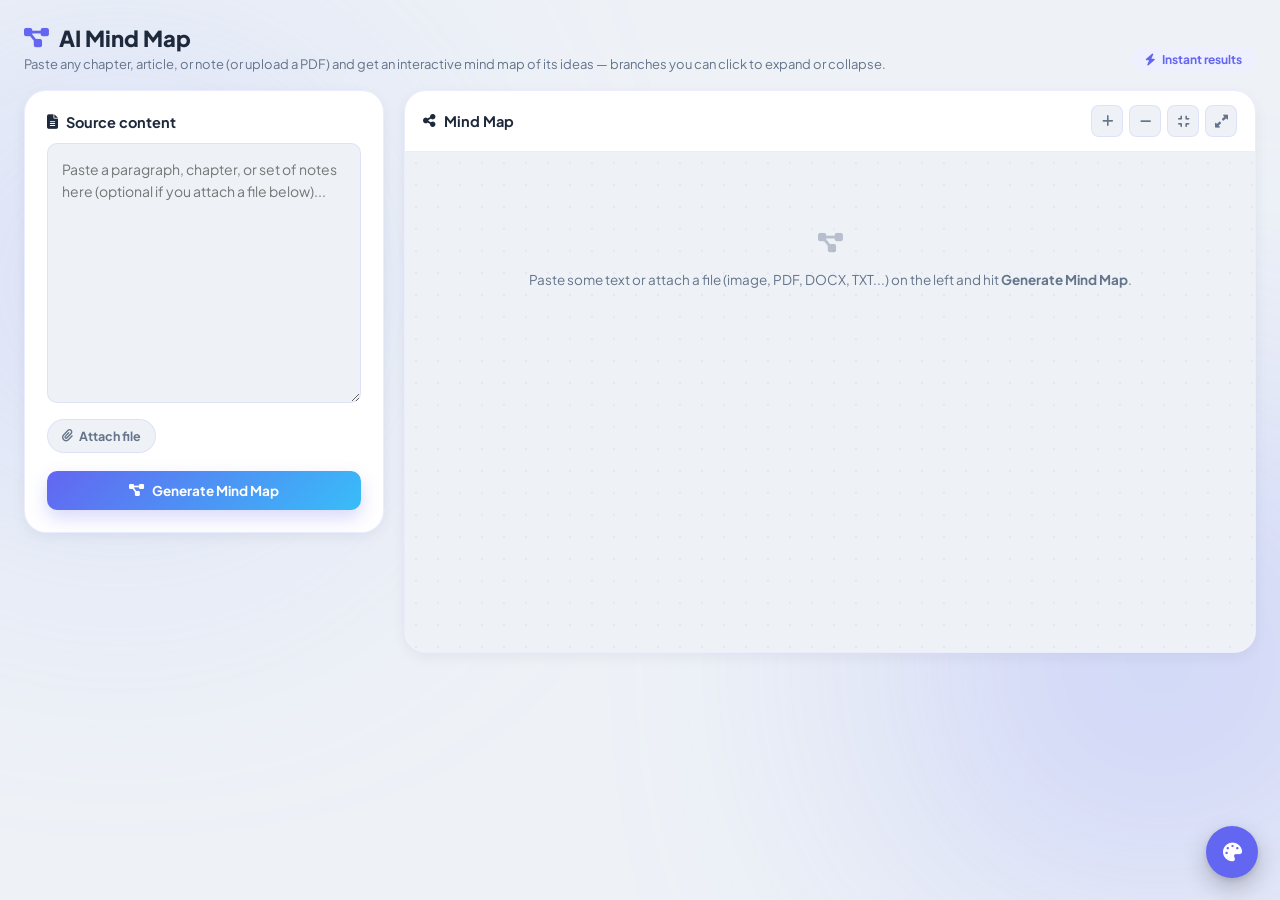
<file: mindmap.html>
<!DOCTYPE html>
<html lang="en">
<head>
<meta charset="UTF-8">
<meta name="viewport" content="width=device-width, initial-scale=1.0">
<title>ज्ञानSetu | AI Mind Map</title>
<link rel="stylesheet" href="theme.css">
<link rel="stylesheet" href="https://cdnjs.cloudflare.com/ajax/libs/font-awesome/6.4.0/css/all.min.css">
<style>
  body.divedu { background: var(--bg-main); }
  .desk-wrap { max-width: 1300px; margin: 0 auto; padding: 24px 24px 40px; }
  .desk-head { display:flex; justify-content:space-between; align-items:flex-end; gap:16px; flex-wrap:wrap; margin-bottom:18px; }
  .desk-head h1 { font-size: 22px; font-weight: 800; display:flex; align-items:center; gap:10px; }
  .desk-head p { font-size:13px; color:var(--text-muted); margin-top:4px; }
  .mm-layout { display:grid; grid-template-columns: 360px 1fr; gap: 20px; align-items: start; }
  @media (max-width: 900px) { .mm-layout { grid-template-columns: 1fr; } }
  .desk-panel { background: var(--surface-white); border:1px solid var(--panel-border); border-radius: var(--radius-lg); padding: 22px; box-shadow: var(--shadow-sm); }
  .desk-panel h3 { font-size: 14.5px; margin-bottom: 12px; display:flex; align-items:center; gap:8px; }
  textarea#mmInput { width:100%; min-height: 260px; padding: 14px; border:1.5px solid var(--panel-border); border-radius: var(--radius-sm); background: var(--bg-main); font-size: 14px; line-height:1.6; resize: vertical; color: var(--text-main); }
  textarea#mmInput:focus { outline:none; border-color: var(--current-accent); background: var(--surface-white); }
  .desk-controls { display:flex; gap:10px; align-items:center; margin-top: 12px; flex-wrap:wrap; }
  .map-card { padding: 0; overflow: hidden; display:flex; flex-direction:column; min-height: 560px; }
  .map-toolbar { display:flex; justify-content:space-between; align-items:center; gap:10px; padding: 14px 18px; border-bottom: 1px solid var(--panel-border); flex-wrap:wrap; }
  .map-toolbar h3 { margin-bottom:0; }
  .map-tools { display:flex; gap:6px; }
  .map-tool-btn { border:1.5px solid var(--panel-border); background:var(--bg-main); color:var(--text-muted); width:32px; height:32px; border-radius:8px; cursor:pointer; display:flex; align-items:center; justify-content:center; font-size:13px; }
  .map-tool-btn:hover { background:var(--student-bg); color:var(--current-accent); border-color: var(--current-accent); }
  .map-viewport { position:relative; flex:1; min-height: 500px; overflow:hidden; cursor:grab; touch-action:none; background:
      radial-gradient(circle, rgba(120,134,250,0.10) 1px, transparent 1px) 0 0/22px 22px, var(--bg-main); }
  .map-viewport.grabbing { cursor:grabbing; }
  .map-viewport svg { width:100%; height:100%; display:block; }
  .mm-node-box {
    background: var(--surface-white);
    border: 1.5px solid var(--panel-border);
    border-radius: 10px;
    height: 100%;
    display:flex; align-items:center;
    padding: 7px 12px;
    font-size: 12.5px;
    font-weight: 700;
    color: var(--text-main);
    line-height:1.28;
    overflow:hidden;
    box-shadow: 0 2px 6px rgba(30,41,59,.08);
    cursor:pointer;
    user-select:none;
  }
  .mm-node-box .clamp { display:-webkit-box; -webkit-line-clamp:3; -webkit-box-orient:vertical; overflow:hidden; }
  .mm-node-box.root { color:#fff; font-size:14.5px; font-weight:800; justify-content:center; text-align:center; box-shadow: 0 8px 20px var(--current-glow); }
  .mm-node-box .collapse-dot { width:16px; height:16px; border-radius:50%; background:rgba(0,0,0,.06); display:flex; align-items:center; justify-content:center; font-size:9px; margin-right:6px; flex-shrink:0; }
  .empty-hint { color: var(--text-muted); font-size: 13.5px; text-align:center; padding: 80px 20px; }
  .ai-source-badge { font-size:10.5px; font-weight:800; padding:3px 9px; border-radius:20px; }
</style>
<link rel="stylesheet" href="theme-modes.css">
</head>
<body class="divedu">
<div class="bg-glow blob-1"></div>
<div class="bg-glow blob-2"></div>

<div class="desk-wrap">
  <div class="desk-head">
    <div>
      <h1><i class="fa-solid fa-diagram-project" style="color:var(--current-accent);"></i> AI Mind Map</h1>
      <p>Paste any chapter, article, or note (or upload a PDF) and get an interactive mind map of its ideas — branches you can click to expand or collapse.</p>
    </div>
    <span class="badge-pill"><i class="fa-solid fa-bolt"></i> Instant results</span>
  </div>

  <div class="mm-layout">
    <div class="desk-panel">
      <h3><i class="fa-solid fa-file-lines"></i> Source content</h3>
      <textarea id="mmInput" placeholder="Paste a paragraph, chapter, or set of notes here (optional if you attach a file below)..."></textarea>
      <div class="desk-controls">
        <label class="len-btn" for="mmFileInput" style="display:inline-flex; align-items:center; gap:6px; cursor:pointer; border:1.5px solid var(--panel-border); background:var(--bg-main); color:var(--text-muted); padding:8px 14px; border-radius:20px; font-weight:700; font-size:12.5px;">
          <i class="fa-solid fa-paperclip"></i> Attach file
        </label>
        <input type="file" id="mmFileInput" accept="image/png,image/jpeg,image/webp,application/pdf,.docx,.txt,.md,.csv,.json" class="hidden">
        <span id="mmFileStatus" style="font-size:11.5px; color:var(--text-muted);"></span>
        <button type="button" id="mmFileRemove" class="map-tool-btn" style="display:none; width:auto; padding:0 8px;" title="Remove attached file" onclick="removeMmAttachment()"><i class="fa-solid fa-xmark"></i></button>
      </div>
      <button class="btn-primary" style="width:100%; margin-top:18px;" onclick="runMindmap()"><i class="fa-solid fa-diagram-project"></i> Generate Mind Map</button>
    </div>

    <div class="desk-panel map-card">
      <div class="map-toolbar">
        <h3><i class="fa-solid fa-share-nodes"></i> Mind Map <span id="mmSourceBadge" class="ai-source-badge" style="display:none; margin-left:6px;"></span></h3>
        <div class="map-tools">
          <button class="map-tool-btn" title="Zoom in" onclick="mmZoom(1.2)"><i class="fa-solid fa-plus"></i></button>
          <button class="map-tool-btn" title="Zoom out" onclick="mmZoom(0.8)"><i class="fa-solid fa-minus"></i></button>
          <button class="map-tool-btn" title="Reset view" onclick="mmResetView()"><i class="fa-solid fa-compress"></i></button>
          <button class="map-tool-btn" title="Expand all" onclick="mmExpandAll()"><i class="fa-solid fa-up-right-and-down-left-from-center"></i></button>
        </div>
      </div>
      <div class="map-viewport" id="mmViewport">
        <div class="empty-hint" id="mmEmptyHint"><i class="fa-solid fa-diagram-project" style="opacity:.4; font-size:22px;"></i><br><br>Paste some text or attach a file (image, PDF, DOCX, TXT...) on the left and hit <strong>Generate Mind Map</strong>.</div>
        <svg id="mmSvg" style="display:none;"><g id="mmZoomGroup"></g></svg>
      </div>
    </div>
  </div>
</div>

<div class="d-toast" id="toast"></div>

<script src="ai-engine.js"></script>
<script src="llm-engine.js"></script>
<script>
/* ============================================================
   AI Mind Map — renders a JSON tree (from LLMEngine.draftMindmap,
   real-Gemini or offline-structural) as an interactive, pannable,
   zoomable SVG mind map. Nodes are foreignObject boxes (so text
   wraps naturally); clicking a node collapses/expands its children.
   ============================================================ */

function toast(msg, type) {
  const t = document.getElementById('toast');
  t.textContent = msg;
  t.className = 'd-toast show' + (type ? ' ' + type : '');
  setTimeout(() => t.classList.remove('show'), 2500);
}

/* ---------------- File attachment ----------------
   The file is now sent straight to Gemini (as base64 for images/
   PDFs, or as extracted text for DOCX/plain text) instead of being
   pre-extracted into the textarea — same "any file format" approach
   used by the chatbot and presentation generator. The textarea is
   still available for pasted notes, either instead of or alongside
   the attached file. */
let mmAttachment = null;

document.getElementById('mmFileInput').addEventListener('change', async (e) => {
  const file = e.target.files[0];
  if (!file) return;
  const statusEl = document.getElementById('mmFileStatus');
  statusEl.textContent = 'Reading file…';
  try {
    mmAttachment = await AIEngine.prepareAttachment(file, (p, total) => { statusEl.textContent = `Reading… (${p}/${total})`; });
    statusEl.textContent = `Attached "${file.name}".`;
    document.getElementById('mmFileRemove').style.display = 'inline-flex';
    toast('File attached — hit Generate Mind Map.', 'success');
  } catch (err) {
    mmAttachment = null;
    toast(err.message || 'Could not read that file.', 'error');
    statusEl.textContent = '';
  }
});

function removeMmAttachment() {
  mmAttachment = null;
  document.getElementById('mmFileInput').value = '';
  document.getElementById('mmFileStatus').textContent = '';
  document.getElementById('mmFileRemove').style.display = 'none';
}

/* Handoff from a dashboard's Materials tab, same pattern as h.html. */
window.addEventListener('message', async (event) => {
  const data = event.data || {};
  if (data.type === 'divedu-mindmap-load-text' && data.text) {
    document.getElementById('mmInput').value = data.text;
    runMindmap();
  } else if (data.type === 'divedu-mindmap-load-pdf-url' && data.url) {
    const statusEl = document.getElementById('mmFileStatus');
    statusEl.textContent = `Fetching "${data.name || 'material'}"…`;
    try {
      const resp = await fetch(data.url);
      if (!resp.ok) throw new Error('Could not download that material.');
      const blob = await resp.blob();
      const file = new File([blob], data.name || 'material.pdf', { type: blob.type || 'application/pdf' });
      mmAttachment = await AIEngine.prepareAttachment(file);
      statusEl.textContent = `Attached "${file.name}".`;
      document.getElementById('mmFileRemove').style.display = 'inline-flex';
      runMindmap();
    } catch (err) {
      toast(err.message || 'Could not load that material.', 'error');
      statusEl.textContent = '';
    }
  }
});
try { window.parent.postMessage({ type: 'divedu-mindmap-ready' }, '*'); } catch (e) { /* ignore */ }

/* ---------------- Generate ---------------- */
async function runMindmap() {
  const text = document.getElementById('mmInput').value.trim();
  if (!text && !mmAttachment) { toast('Paste some text or attach a file first.', 'error'); return; }

  const btn = document.querySelector('.desk-panel .btn-primary');
  if (btn) { btn.disabled = true; btn.innerHTML = '<i class="fa-solid fa-spinner fa-spin"></i> Thinking…'; }

  const { mindmap, source } = await LLMEngine.draftMindmap(text, mmAttachment ? [mmAttachment] : []);

  if (btn) { btn.disabled = false; btn.innerHTML = '<i class="fa-solid fa-diagram-project"></i> Generate Mind Map'; }

  if (!mindmap || !mindmap.title || mindmap.title === 'No content found') { toast('Could not build a mind map from that — try pasting more text or a different file.', 'error'); return; }

  const badge = document.getElementById('mmSourceBadge');
  if (source === 'gemini') {
    badge.textContent = 'AI-generated'; badge.style.background = 'var(--student-bg)'; badge.style.color = 'var(--current-accent)'; badge.style.display = 'inline';
  } else {
    badge.textContent = 'Offline mode'; badge.style.background = '#fef3e2'; badge.style.color = '#f0a93a'; badge.style.display = 'inline';
  }

  document.getElementById('mmEmptyHint').style.display = 'none';
  document.getElementById('mmSvg').style.display = 'block';
  renderMindmap(mindmap);
  toast(source === 'gemini' ? 'Mind map generated by Gemini.' : 'Mind map generated (offline mode).', 'success');
}

/* ---------------- Layout + render ---------------- */
const BRANCH_COLORS = ['#6366f1', '#10b981', '#f59e0b', '#ef4444', '#0ea5e9', '#a855f7', '#14b8a6', '#f97316'];
const DEPTH_X = [40, 330, 620, 910];      // px, left edge per depth
const NODE_W  = [210, 200, 190, 180];     // px, box width per depth
const NODE_H = 64;   // px, box height — sized for ~3 wrapped lines of label text so it isn't clipped
const ROW_H = 80;    // px, vertical spacing per leaf row (NODE_H + a gap)

let currentTree = null;
let viewState = { scale: 1, tx: 0, ty: 0 };

function leafCount(node) {
  if (!node.children || node.children.length === 0 || node.__collapsed) return 1;
  return node.children.reduce((sum, c) => sum + leafCount(c), 0);
}

function layout(node, depth, y0, y1) {
  node.__x = DEPTH_X[Math.min(depth, DEPTH_X.length - 1)];
  node.__w = NODE_W[Math.min(depth, NODE_W.length - 1)];
  node.__y = (y0 + y1) / 2;
  node.__depth = depth;
  if (!node.children || node.children.length === 0 || node.__collapsed) return;
  let cursor = y0;
  node.children.forEach(child => {
    const span = leafCount(child) * ROW_H;
    layout(child, depth + 1, cursor, cursor + span);
    cursor += span;
  });
}

function renderMindmap(tree) {
  currentTree = tree;
  layout(tree, 0, 0, leafCount(tree) * ROW_H);
  tagColors(tree, null);
  draw();
  mmResetView();
}

function collectNodes(node, list) {
  list.push(node);
  if (node.children && !node.__collapsed) node.children.forEach(c => collectNodes(c, list));
  return list;
}
function collectEdges(node, list) {
  if (node.children && !node.__collapsed) {
    node.children.forEach(c => { list.push([node, c]); collectEdges(c, list); });
  }
  return list;
}

let nodeIdCounter = 0;
function draw() {
  const svg = document.getElementById('mmSvg');
  const group = document.getElementById('mmZoomGroup');
  const nodes = collectNodes(currentTree, []);
  const edges = collectEdges(currentTree, []);
  nodes.forEach(n => { if (!n.__id) n.__id = 'mmn' + (nodeIdCounter++); });

  const maxY = Math.max(...nodes.map(n => n.__y)) + NODE_H;
  const maxX = Math.max(...nodes.map(n => n.__x + n.__w)) + 40;
  svg.setAttribute('viewBox', `0 0 ${maxX} ${maxY + 40}`);

  let html = '';
  edges.forEach(([a, b]) => {
    const color = b.__color || '#94a3b8';
    const x1 = a.__x + a.__w, y1 = a.__y + NODE_H / 2;
    const x2 = b.__x, y2 = b.__y + NODE_H / 2;
    const mx = (x1 + x2) / 2;
    html += `<path d="M${x1},${y1} C${mx},${y1} ${mx},${y2} ${x2},${y2}" fill="none" stroke="${color}" stroke-width="2" opacity="0.55"/>`;
  });

  nodes.forEach((n) => {
    const isRoot = n.__depth === 0;
    const hasKids = n.children && n.children.length > 0;
    const boxStyle = isRoot
      ? `background:linear-gradient(135deg, var(--current-accent), var(--sky-accent));`
      : `border-color:${n.__color}66;`;
    html += `<foreignObject x="${n.__x}" y="${n.__y}" width="${n.__w}" height="${NODE_H}">
      <div xmlns="http://www.w3.org/1999/xhtml" class="mm-node-box${isRoot ? ' root' : ''}" style="${boxStyle}" onclick="mmToggle('${n.__id}')" title="${escapeAttr(n.label || n.title)}">
        ${hasKids ? `<span class="collapse-dot">${n.__collapsed ? '+' : '−'}</span>` : ''}
        <span class="clamp">${escapeHtml(n.label || n.title)}</span>
      </div>
    </foreignObject>`;
  });

  group.innerHTML = html;
}

/** Assigns each node a color: depth-1 nodes get one color per branch
 *  (cycling the palette), and every descendant inherits its depth-1
 *  ancestor's color, so a whole branch reads as one visual group. */
function tagColors(node, color) {
  node.__color = node.__depth === 0 ? null : color;
  if (node.children) {
    node.children.forEach((c, i) => {
      tagColors(c, node.__depth === 0 ? BRANCH_COLORS[i % BRANCH_COLORS.length] : color);
    });
  }
}

function findNodeById(node, id) {
  if (node.__id === id) return node;
  if (!node.children) return null;
  for (const c of node.children) {
    const found = findNodeById(c, id);
    if (found) return found;
  }
  return null;
}

function mmToggle(id) {
  const node = findNodeById(currentTree, id);
  if (!node || !node.children || node.children.length === 0) return;
  node.__collapsed = !node.__collapsed;
  layout(currentTree, 0, 0, leafCount(currentTree) * ROW_H);
  tagColors(currentTree, null);
  draw();
}

function mmExpandAll() {
  function walk(n) { n.__collapsed = false; if (n.children) n.children.forEach(walk); }
  if (currentTree) {
    walk(currentTree);
    layout(currentTree, 0, 0, leafCount(currentTree) * ROW_H);
    tagColors(currentTree, null);
    draw();
  }
}

/* ---------------- Pan & zoom ---------------- */
function applyTransform() {
  document.getElementById('mmZoomGroup').setAttribute('transform', `translate(${viewState.tx},${viewState.ty}) scale(${viewState.scale})`);
}
function mmZoom(factor) {
  viewState.scale = Math.max(0.3, Math.min(2.5, viewState.scale * factor));
  applyTransform();
}
function mmResetView() {
  viewState = { scale: 1, tx: 20, ty: 20 };
  applyTransform();
}

(function setupPanZoom() {
  const vp = document.getElementById('mmViewport');
  let dragging = false, lastX = 0, lastY = 0;
  vp.addEventListener('mousedown', (e) => {
    if (e.target.closest('.mm-node-box')) return;
    dragging = true; lastX = e.clientX; lastY = e.clientY; vp.classList.add('grabbing');
  });
  window.addEventListener('mousemove', (e) => {
    if (!dragging) return;
    viewState.tx += (e.clientX - lastX); viewState.ty += (e.clientY - lastY);
    lastX = e.clientX; lastY = e.clientY;
    applyTransform();
  });
  window.addEventListener('mouseup', () => { dragging = false; vp.classList.remove('grabbing'); });
  vp.addEventListener('wheel', (e) => {
    e.preventDefault();
    mmZoom(e.deltaY < 0 ? 1.08 : 0.93);
  }, { passive: false });

  /* ---- Touch support: one-finger pan, two-finger pinch-zoom ----
     Mouse events alone left mobile/tablet users with no way to pan
     or zoom into a mind map at all, so anything past the initial
     view was simply unreachable — this is what that "content" was
     actually missing (touch-action:none on the viewport above stops
     the browser from grabbing the gesture for page scroll/refresh
     instead). */
  let pinchStartDist = 0, pinchStartScale = 1;
  function touchDist(t0, t1) {
    return Math.hypot(t1.clientX - t0.clientX, t1.clientY - t0.clientY);
  }
  vp.addEventListener('touchstart', (e) => {
    if (e.touches.length === 1) {
      if (e.target.closest('.mm-node-box')) return;
      dragging = true;
      lastX = e.touches[0].clientX; lastY = e.touches[0].clientY;
    } else if (e.touches.length === 2) {
      dragging = false;
      pinchStartDist = touchDist(e.touches[0], e.touches[1]);
      pinchStartScale = viewState.scale;
    }
  }, { passive: true });
  vp.addEventListener('touchmove', (e) => {
    if (e.touches.length === 1 && dragging) {
      e.preventDefault();
      const t = e.touches[0];
      viewState.tx += (t.clientX - lastX); viewState.ty += (t.clientY - lastY);
      lastX = t.clientX; lastY = t.clientY;
      applyTransform();
    } else if (e.touches.length === 2) {
      e.preventDefault();
      const dist = touchDist(e.touches[0], e.touches[1]);
      if (pinchStartDist > 0) {
        viewState.scale = Math.max(0.3, Math.min(2.5, pinchStartScale * (dist / pinchStartDist)));
        applyTransform();
      }
    }
  }, { passive: false });
  vp.addEventListener('touchend', () => { dragging = false; pinchStartDist = 0; });
  vp.addEventListener('touchcancel', () => { dragging = false; pinchStartDist = 0; });
})();

function escapeHtml(str) {
  const div = document.createElement('div');
  div.textContent = str || '';
  return div.innerHTML;
}
function escapeAttr(str) { return escapeHtml(str).replace(/"/g, '&quot;'); }
</script>
<script src="lang-engine.js"></script>
<script src="theme-engine.js"></script>
</body>
</html>
</file>
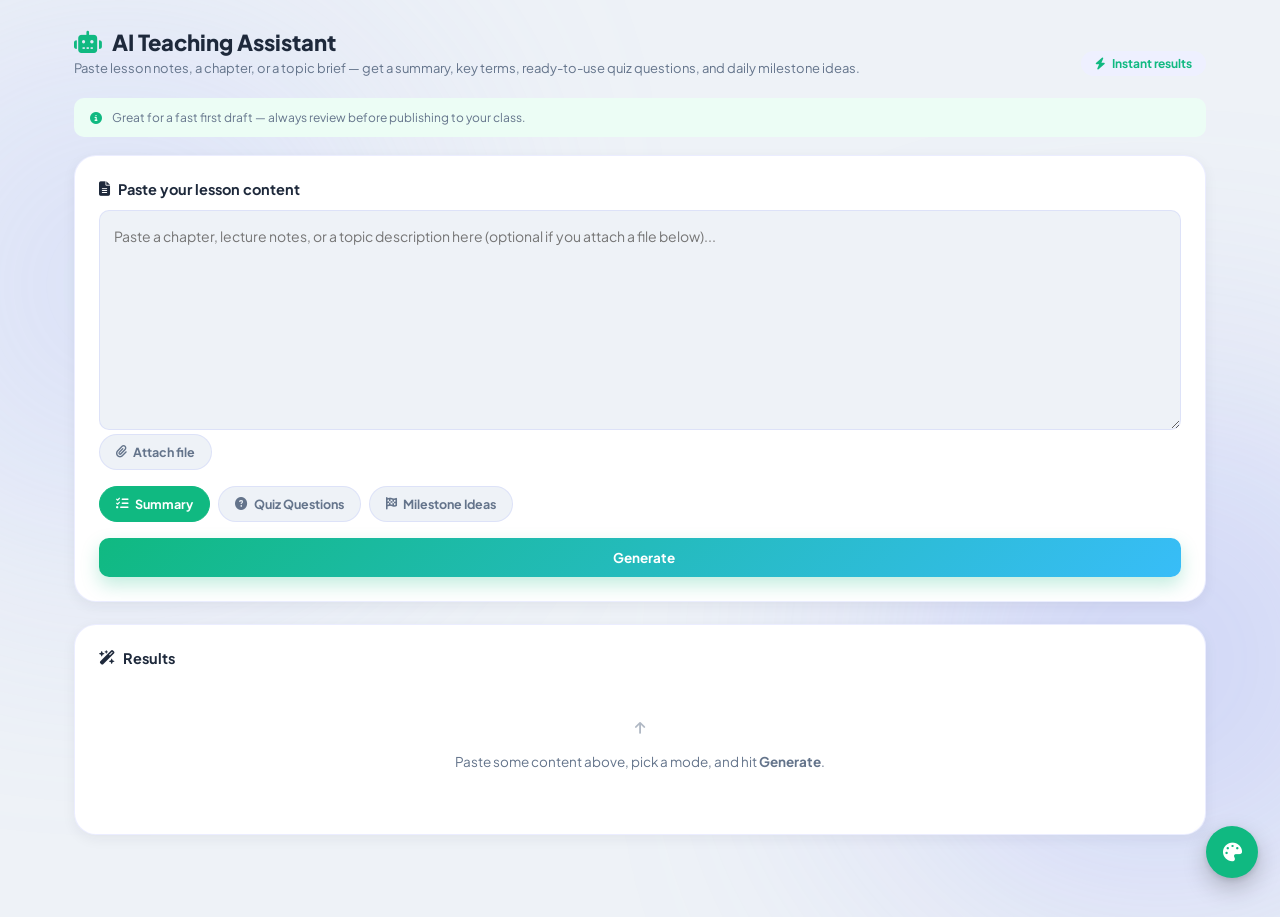
<file: teacher-ai.html>
<!DOCTYPE html>
<html lang="en">
<head>
<meta charset="UTF-8">
<meta name="viewport" content="width=device-width, initial-scale=1.0">
<title>ज्ञानSetu | AI Teaching Assistant</title>
<link rel="stylesheet" href="theme.css">
<link rel="stylesheet" href="https://cdnjs.cloudflare.com/ajax/libs/font-awesome/6.4.0/css/all.min.css">
<style>
  :root { --current-accent: var(--teacher-accent); --current-glow: var(--teacher-glow); --student-bg: var(--teacher-bg); }
  body.divedu { background: var(--bg-main); }
  .desk-wrap { max-width: 1180px; margin: 0 auto; padding: 28px 24px 60px; }
  .desk-head { display:flex; justify-content:space-between; align-items:flex-end; gap:16px; flex-wrap:wrap; margin-bottom:22px; }
  .desk-head h1 { font-size: 22px; font-weight: 800; display:flex; align-items:center; gap:10px; }
  .desk-head p { font-size:13px; color:var(--text-muted); margin-top:4px; }
  .desk-panel { background: var(--surface-white); border:1px solid var(--panel-border); border-radius: var(--radius-lg); padding: 24px; box-shadow: var(--shadow-sm); margin-bottom: 22px; }
  .desk-panel h3 { font-size: 14.5px; margin-bottom: 12px; display:flex; align-items:center; gap:8px; }
  textarea#lessonText { width:100%; min-height: 220px; padding: 14px; border:1.5px solid var(--panel-border); border-radius: var(--radius-sm); background: var(--bg-main); font-size: 14px; line-height:1.6; resize: vertical; color: var(--text-main); }
  textarea#lessonText:focus { outline:none; border-color: var(--current-accent); background: var(--surface-white); }
  .mode-tabs { display:flex; gap:8px; margin: 16px 0; flex-wrap:wrap; }
  .mode-tab { border:1.5px solid var(--panel-border); background:var(--bg-main); color:var(--text-muted); padding:9px 16px; border-radius:20px; font-weight:700; font-size:12.5px; cursor:pointer; display:flex; align-items:center; gap:6px; }
  .mode-tab.active { background: var(--current-accent); color:#fff; border-color: var(--current-accent); }
  .out-grid { display:grid; grid-template-columns: 1fr; gap: 18px; }
  .out-block { background: var(--bg-main); border:1px solid var(--panel-border); border-radius: var(--radius); padding: 18px 20px; }
  .out-block h4 { font-size:13px; text-transform:uppercase; letter-spacing:.03em; color:var(--text-muted); margin-bottom:10px; }
  .key-terms { display:flex; flex-wrap:wrap; gap:8px; }
  .key-term { background: var(--student-bg); color: var(--current-accent); padding: 5px 12px; border-radius: 20px; font-size: 11.5px; font-weight: 700; }
  .gen-q { border:1px solid var(--panel-border); border-radius: var(--radius-sm); background:var(--surface-white); padding: 12px 14px; margin-bottom:10px; }
  .gen-q .qtxt { font-weight:700; font-size:13.5px; margin-bottom:6px; }
  .gen-q .qans { font-size:12.5px; color: var(--current-accent); font-weight:700; }
  .milestone-suggest { display:flex; justify-content:space-between; align-items:center; gap:10px; padding:10px 14px; border-radius:10px; background:var(--surface-white); border:1px solid var(--panel-border); margin-bottom:8px; font-size:13px; }
  .milestone-suggest .pts { font-weight:800; color: var(--current-accent); font-size:12px; }
  .use-btn { background:none; border:1.5px solid var(--current-accent); color:var(--current-accent); font-size:11px; font-weight:800; padding:5px 10px; border-radius:8px; cursor:pointer; white-space:nowrap; }
  .empty-hint { color: var(--text-muted); font-size: 13.5px; text-align:center; padding: 40px 20px; }
  .ai-note { display:flex; gap:10px; align-items:flex-start; background: var(--teacher-bg); border-radius: var(--radius-sm); padding: 12px 16px; font-size:12px; color:var(--text-muted); margin-bottom:18px; }
  .ai-note i { color: var(--current-accent); margin-top:2px; }
</style>
<link rel="stylesheet" href="theme-modes.css">
</head>
<body class="divedu">
<div class="bg-glow blob-1"></div>
<div class="bg-glow blob-2"></div>

<div class="desk-wrap">
  <div class="desk-head">
    <div>
      <h1><i class="fa-solid fa-robot" style="color:var(--current-accent);"></i> AI Teaching Assistant</h1>
      <p>Paste lesson notes, a chapter, or a topic brief — get a summary, key terms, ready-to-use quiz questions, and daily milestone ideas.</p>
    </div>
    <span class="badge-pill"><i class="fa-solid fa-bolt"></i> Instant results</span>
  </div>

  <div class="ai-note">
    <i class="fa-solid fa-circle-info"></i>
    <div>Great for a fast first draft — always review before publishing to your class.</div>
  </div>

  <div class="desk-panel">
    <h3><i class="fa-solid fa-file-lines"></i> Paste your lesson content</h3>
    <textarea id="lessonText" placeholder="Paste a chapter, lecture notes, or a topic description here (optional if you attach a file below)..."></textarea>
    <div class="mode-tabs" style="margin-top:0;">
      <label class="mode-tab" for="fileInput" style="cursor:pointer;"><i class="fa-solid fa-paperclip"></i> Attach file</label>
      <input type="file" id="fileInput" accept="image/png,image/jpeg,image/webp,application/pdf,.docx,.txt,.md,.csv,.json" class="hidden">
      <span id="fileStatus" style="font-size:11.5px; color:var(--text-muted); align-self:center;"></span>
      <button type="button" id="fileRemove" class="mode-tab" style="display:none;" onclick="removeAttachment()"><i class="fa-solid fa-xmark"></i> Remove</button>
    </div>
    <div class="mode-tabs">
      <button class="mode-tab active" data-mode="summary" onclick="setMode(this)"><i class="fa-solid fa-list-check"></i> Summary</button>
      <button class="mode-tab" data-mode="quiz" onclick="setMode(this)"><i class="fa-solid fa-circle-question"></i> Quiz Questions</button>
      <button class="mode-tab" data-mode="milestones" onclick="setMode(this)"><i class="fa-solid fa-flag-checkered"></i> Milestone Ideas</button>
    </div>
    <button class="btn-primary" style="width:100%;" onclick="runAssist()"><i class="fa-solid fa-sparkles"></i> Generate</button>
  </div>

  <div class="desk-panel">
    <h3><i class="fa-solid fa-wand-magic-sparkles"></i> Results <span id="aiSourceBadge" style="display:none; font-size:10.5px; font-weight:800; padding:3px 9px; border-radius:20px; vertical-align:middle; margin-left:6px;"></span></h3>
    <div id="output">
      <div class="empty-hint"><i class="fa-solid fa-arrow-up" style="opacity:.5;"></i><br><br>Paste some content above, pick a mode, and hit <strong>Generate</strong>.</div>
    </div>
  </div>
</div>

<div class="d-toast" id="toast"></div>

<script src="ai-engine.js"></script>
<script src="llm-engine.js"></script>
<script>
let currentMode = 'summary';
function setMode(btn) {
  document.querySelectorAll('.mode-tab[data-mode]').forEach(b => b.classList.remove('active'));
  btn.classList.add('active');
  currentMode = btn.dataset.mode;
}

function toast(msg, type) {
  const t = document.getElementById('toast');
  t.textContent = msg;
  t.className = 'd-toast show' + (type ? ' ' + type : '');
  setTimeout(() => t.classList.remove('show'), 2500);
}
function escapeHtml(str) { const div = document.createElement('div'); div.textContent = str; return div.innerHTML; }

/* ---------------- File attachment ----------------
   Sends the file straight to Gemini (image/PDF as base64, DOCX/
   plain text as extracted text) instead of pre-extracting text into
   the textarea first — works for any file format, not just PDFs. */
let currentAttachment = null;

document.getElementById('fileInput').addEventListener('change', async (e) => {
  const file = e.target.files[0];
  if (!file) return;
  const statusEl = document.getElementById('fileStatus');
  statusEl.textContent = 'Reading file…';
  try {
    currentAttachment = await AIEngine.prepareAttachment(file, (p, total) => { statusEl.textContent = `Reading… (${p}/${total})`; });
    statusEl.textContent = `Attached "${file.name}".`;
    document.getElementById('fileRemove').style.display = 'inline-flex';
    toast('File attached — hit Generate.', 'success');
  } catch (err) {
    currentAttachment = null;
    toast(err.message || 'Could not read that file.', 'error');
    statusEl.textContent = '';
  }
});

function removeAttachment() {
  currentAttachment = null;
  document.getElementById('fileInput').value = '';
  document.getElementById('fileStatus').textContent = '';
  document.getElementById('fileRemove').style.display = 'none';
}

async function runAssist() {
  const text = document.getElementById('lessonText').value.trim();
  if (!text && !currentAttachment) { toast('Paste some lesson content or attach a file first.', 'error'); return; }
  if (text) {
    const { sentences } = AIEngine.analyze(text);
    if (sentences.length === 0) { toast('Could not find sentences in that text.', 'error'); return; }
  }

  const genBtn = document.querySelector('.desk-panel .btn-primary');
  const out = document.getElementById('output');
  if (genBtn) { genBtn.disabled = true; genBtn.innerHTML = '<i class="fa-solid fa-spinner fa-spin"></i> Thinking…'; }
  out.innerHTML = `<div class="empty-hint"><i class="fa-solid fa-spinner fa-spin"></i><br><br>Working on it…</div>`;

  try {
    if (currentMode === 'summary') await renderSummary(text);
    else if (currentMode === 'quiz') await renderQuiz(text);
    else await renderMilestones(text);
  } finally {
    if (genBtn) { genBtn.disabled = false; genBtn.innerHTML = '<i class="fa-solid fa-sparkles"></i> Generate'; }
  }
}

function setAiBadge(source) {
  const badge = document.getElementById('aiSourceBadge');
  if (source === 'gemini') {
    badge.textContent = 'AI-generated'; badge.style.background = 'var(--teacher-bg)'; badge.style.color = 'var(--current-accent)'; badge.style.display = 'inline';
  } else {
    badge.textContent = 'Offline mode'; badge.style.background = '#fef3e2'; badge.style.color = '#f0a93a'; badge.style.display = 'inline';
  }
}

async function renderSummary(text) {
  const result = await LLMEngine.summarize(text, 0.3, currentAttachment ? [currentAttachment] : []);
  const out = document.getElementById('output');
  if (!result) { out.innerHTML = `<div class="empty-hint">Could not summarize that text — try pasting a longer passage.</div>`; return; }
  setAiBadge(result.source);
  out.innerHTML = `
    <div class="out-grid">
      <div class="out-block">
        ${result.headline ? `<h4 style="text-transform:none; color:var(--current-accent); font-size:14.5px;">${escapeHtml(result.headline)}</h4>` : '<h4>Condensed summary</h4>'}
        ${result.summarySentences.map(t => `<p style="margin-bottom:10px; line-height:1.7; font-size:14px;">${escapeHtml(t)}</p>`).join('')}
      </div>
      ${result.definitions.length ? `<div class="out-block"><h4>Definitions found</h4>${result.definitions.map(d => `<p style="margin-bottom:8px; font-size:13.5px;"><strong>${escapeHtml(d.term)}:</strong> ${escapeHtml(d.sentence)}</p>`).join('')}</div>` : ''}
      <div class="out-block">
        <h4>Key terms</h4>
        <div class="key-terms">${result.terms.map(t => `<span class="key-term">${escapeHtml(t)}</span>`).join('')}</div>
      </div>
    </div>`;
  toast(result.source === 'gemini' ? 'Summary generated by Gemini.' : `Summarized ${result.sentenceCount} sentences (offline mode).`, 'success');
}

async function renderQuiz(text) {
  const { questions, source } = await LLMEngine.draftQuestions(text, 6, currentAttachment ? [currentAttachment] : []);
  const out = document.getElementById('output');
  if (questions.length === 0) { out.innerHTML = `<div class="empty-hint">Not enough substantial content to draft questions from — try pasting a longer passage.</div>`; return; }
  setAiBadge(source);
  const html = questions.map((q, i) => {
    const optionsHtml = q.type === 'multiple_choice' && Array.isArray(q.options)
      ? `<div style="margin:6px 0 6px 4px; font-size:12.5px; color:var(--text-main);">${q.options.map(o => `• ${escapeHtml(o)}`).join('<br>')}</div>` : '';
    return `
      <div class="gen-q">
        <div class="qtxt">${i + 1}. ${escapeHtml(q.question)}</div>
        ${optionsHtml}
        <div class="qans">Answer: ${escapeHtml(q.answer)}</div>
      </div>`;
  }).join('');
  out.innerHTML = `<div class="out-grid"><div class="out-block"><h4>Draft quiz questions</h4>${html}
    <p style="margin-top:8px; font-size:11.5px; color:var(--text-muted);">Always review AI-drafted questions before publishing them to your class.</p>
  </div></div>`;
  toast(source === 'gemini' ? `Gemini drafted ${questions.length} questions.` : `Drafted ${questions.length} question ideas (offline mode).`, 'success');
}

async function renderMilestones(text) {
  const { milestones, source } = await LLMEngine.draftMilestones(text, 3, currentAttachment ? [currentAttachment] : []);
  const out = document.getElementById('output');
  if (milestones.length === 0) { out.innerHTML = `<div class="empty-hint">Could not draft milestones from that text — try pasting a longer passage.</div>`; return; }
  setAiBadge(source);
  out.innerHTML = `
    <div class="out-grid"><div class="out-block">
      <h4>Suggested milestones for today (max 3/day)</h4>
      ${milestones.map(s => `
        <div class="milestone-suggest">
          <div><strong>${escapeHtml(s.title)}</strong><div style="color:var(--text-muted); font-size:11.5px;">${escapeHtml(s.hint)}</div></div>
          <div style="display:flex; align-items:center; gap:10px;">
            <span class="pts">+${s.points} pts</span>
            <button class="use-btn" onclick="useMilestone('${escapeHtml(s.title).replace(/'/g,"\\'")}', ${s.points})">Use</button>
          </div>
        </div>`).join('')}
      <p style="margin-top:8px; font-size:11.5px; color:var(--text-muted);">Click "Use" to copy a title + points straight into the Milestones tab form (open it in another tab of this dashboard).</p>
    </div></div>`;
  toast(source === 'gemini' ? 'Gemini generated milestone ideas.' : 'Generated milestone ideas (offline mode).', 'success');
}

function useMilestone(title, points) {
  try {
    sessionStorage.setItem('divedu_ms_prefill', JSON.stringify({ title, points }));
    toast('Copied — open the Milestones tab to finish publishing it.', 'success');
  } catch (e) { /* ignore */ }
}
</script>
<script src="lang-engine.js"></script>
<script src="theme-engine.js"></script>
</body>
</html>
</file>
<file: theme.css>
@import url('https://fonts.googleapis.com/css2?family=Plus+Jakarta+Sans:wght@400;500;600;700;800&family=Noto+Sans+Devanagari:wght@500;700&display=swap');

/* ============================================================
   DIVEDU SHARED THEME
   One palette, one set of components, used by index.html,
   student-dashboard.html, teacher-dashboard.html, kris.html
   and h.html so every screen in the app feels like the same
   product instead of four different prototypes.
   ============================================================ */

:root {
  --bg-main: #eef2f7;
  --surface-white: #ffffff;

  --primary-indigo: #7886fa;
  --primary-indigo-hover: #6372f8;
  --sky-accent: #38bdf8;
  --purple-soft: #a5b4fc;

  --panel-border: rgba(120, 134, 250, 0.15);
  --text-main: #1e293b;
  --text-muted: #64748b;

  --student-accent: #6366f1;
  --student-glow: rgba(99, 102, 241, 0.25);
  --student-bg: #eef0ff;

  --teacher-accent: #10b981;
  --teacher-glow: rgba(16, 185, 129, 0.25);
  --teacher-bg: #ecfdf5;

  --current-accent: var(--student-accent);
  --current-glow: var(--student-glow);

  --danger: #ef4444;
  --danger-bg: #fef2f2;
  --success: #10b981;
  --success-bg: #ecfdf5;
  --warn: #f59e0b;
  --warn-bg: #fffbeb;

  --radius-sm: 10px;
  --radius: 16px;
  --radius-lg: 22px;
  --shadow-sm: 0 4px 14px rgba(30, 41, 59, 0.06);
  --shadow-lg: 0 20px 45px rgba(30, 41, 59, 0.10);
  --transition-speed: 0.35s;
}

* {
  margin: 0;
  padding: 0;
  box-sizing: border-box;
  font-family: 'Plus Jakarta Sans', sans-serif;
}

body.divedu {
  background-color: var(--bg-main);
  color: var(--text-main);
  min-height: 100vh;
  position: relative;
  overflow-x: hidden;
}

.hidden { display: none !important; }

/* Ambient glow blobs, shared with the landing page */
.bg-glow {
  position: fixed;
  width: 480px;
  height: 480px;
  border-radius: 50%;
  filter: blur(140px);
  z-index: -1;
  opacity: 0.35;
  pointer-events: none;
  animation: floatGlow 12s infinite alternate ease-in-out;
}
.blob-1 { top: 5%; left: -120px; background: var(--purple-soft); }
.blob-2 { bottom: 0; right: -120px; background: var(--primary-indigo); }
.blob-3 { top: 55%; left: 45%; background: #c084fc; opacity: 0.18; }
@keyframes floatGlow {
  0% { transform: translate(0, 0) scale(1); }
  100% { transform: translate(30px, -40px) scale(1.08); }
}

/* Top navbar, reused across dashboards */
.d-navbar {
  display: flex;
  justify-content: space-between;
  align-items: center;
  gap: 16px;
  padding: 1rem 2.5rem;
  backdrop-filter: blur(16px);
  border-bottom: 1px solid rgba(255, 255, 255, 0.6);
  position: sticky;
  top: 0;
  z-index: 100;
  background: rgba(238, 242, 247, 0.9);
}
.d-brand {
  display: flex;
  align-items: center;
  gap: 0.65rem;
  font-size: 1.25rem;
  font-weight: 800;
  color: var(--text-main);
  cursor: pointer;
}
.d-brand span { color: var(--current-accent); }
.d-brand .brand-text { display: flex; flex-direction: column; line-height: 1.1; }
.d-brand .brand-sub {
  font-family: 'Noto Sans Devanagari', 'Plus Jakarta Sans', sans-serif;
  font-size: 0.68rem;
  font-weight: 700;
  letter-spacing: 0.02em;
  color: var(--text-muted);
  margin-top: 1px;
}
.d-brand-icon {
  width: 38px;
  height: 38px;
  border-radius: 10px;
  background: linear-gradient(135deg, var(--current-accent), var(--sky-accent));
  display: flex;
  align-items: center;
  justify-content: center;
  color: #fff;
  flex-shrink: 0;
}
.d-navbar-right {
  display: flex;
  align-items: center;
  gap: 14px;
}
.nav-hamburger {
  display: flex;
  align-items: center;
  justify-content: center;
  width: 40px;
  height: 40px;
  border-radius: var(--radius-sm);
  border: 1.5px solid var(--panel-border);
  background: var(--surface-white);
  color: var(--text-main);
  font-size: 16px;
  cursor: pointer;
  flex-shrink: 0;
  transition: background .2s;
}
.nav-hamburger:hover { background: var(--bg-main); }
.role-pill {
  border: 1.5px solid var(--current-accent);
  color: var(--current-accent);
  background: color-mix(in srgb, var(--current-accent) 10%, white);
  padding: 5px 14px;
  border-radius: 20px;
  font-weight: 700;
  font-size: 12px;
  letter-spacing: .02em;
  display: flex;
  align-items: center;
  gap: 6px;
}
.pulse-dot {
  width: 7px; height: 7px; border-radius: 50%;
  background: var(--current-accent);
  animation: pulse 1.8s infinite;
}
@keyframes pulse {
  0% { box-shadow: 0 0 0 0 var(--current-glow); }
  70% { box-shadow: 0 0 0 8px rgba(0,0,0,0); }
  100% { box-shadow: 0 0 0 0 rgba(0,0,0,0); }
}
.user-chip {
  display: flex;
  align-items: center;
  gap: 8px;
  font-weight: 700;
  font-size: 13.5px;
  color: var(--text-main);
}
.user-chip .avatar {
  width: 30px; height: 30px; border-radius: 50%;
  background: var(--current-accent);
  color: #fff;
  display: flex; align-items: center; justify-content: center;
  font-size: 12px; font-weight: 800;
}
.btn-logout {
  border: 1.5px solid var(--panel-border);
  background: var(--surface-white);
  color: var(--text-muted);
  padding: 8px 14px;
  border-radius: var(--radius-sm);
  font-weight: 700;
  font-size: 13px;
  cursor: pointer;
  display: flex; align-items: center; gap: 6px;
  transition: all .2s;
}
.btn-logout:hover { color: var(--danger); border-color: var(--danger); background: var(--danger-bg); }

/* ---------------- Vertical side navigation ----------------
   A fixed left-hand rail that slides in from off-screen when the
   navbar's hamburger button is tapped, with a dimming overlay behind
   it — the same "opens when clicked" drawer pattern used on mobile
   everywhere. On wider (desktop) screens it stays permanently open
   and docked, and the page content shifts right to make room for it,
   so nothing overlaps. */
.d-sidenav {
  position: fixed;
  top: 0;
  left: 0;
  height: 100vh;
  width: 264px;
  background: var(--surface-white);
  border-right: 1px solid var(--panel-border);
  box-shadow: var(--shadow-lg);
  z-index: 300;
  display: flex;
  flex-direction: column;
  gap: 4px;
  padding: 88px 14px 24px;
  overflow-y: auto;
  transform: translateX(-100%);
  transition: transform .3s ease;
}
.d-sidenav.open { transform: translateX(0); }
.d-sidenav .d-tab {
  width: 100%;
  justify-content: flex-start;
  padding: 12px 16px;
}
.sidenav-overlay {
  position: fixed;
  inset: 0;
  background: rgba(15, 23, 42, .4);
  z-index: 290;
  opacity: 0;
  pointer-events: none;
  transition: opacity .3s ease;
}
.sidenav-overlay.show { opacity: 1; pointer-events: auto; }

.d-tab {
  display: flex;
  align-items: center;
  gap: 10px;
  padding: 10px 18px;
  border: none;
  background: transparent;
  color: var(--text-muted);
  font-weight: 700;
  font-size: 13.5px;
  border-radius: var(--radius-sm);
  cursor: pointer;
  white-space: nowrap;
  transition: all .2s;
  text-align: left;
}
.d-tab:hover { background: var(--bg-main); color: var(--text-main); }
.d-tab.active {
  background: var(--current-accent);
  color: #fff;
  box-shadow: 0 6px 16px var(--current-glow);
}
.d-tab svg { width: 16px; height: 16px; flex-shrink: 0; }

/* Layout + cards */
.d-container {
  max-width: 1280px;
  margin-top: 28px;
  margin-right: auto;
  margin-bottom: 60px;
  margin-left: auto;
  padding: 0 24px;
  transition: margin-left .2s ease;
}

/* Desktop / tablet: rail stays open and docked, no overlay, content
   shifts right so the fixed rail never covers anything. This must
   come AFTER the base .d-container rule above so `margin-left` here
   actually wins the cascade instead of being reset back to `auto` —
   two rules of equal specificity, so source order decides, and this
   one needs to be last. */
@media (min-width: 901px) {
  .d-sidenav { transform: translateX(0); box-shadow: none; }
  .sidenav-overlay { display: none; }
  .nav-hamburger { display: none; }
  .d-container { margin-left: 264px; }
}

@media (max-width: 900px) {
  .d-container { margin-top: 20px; padding: 0 16px; }
  .d-navbar { padding: 0.85rem 1.1rem; flex-wrap: wrap; gap: 10px; }
  .d-navbar-right { gap: 8px; }
  .user-chip span { display: none; }
  .role-pill span:not(.pulse-dot) { display: none; }
  .d-card { padding: 20px; }
  .d-grid-2 { grid-template-columns: 1fr; }
  .d-full { grid-column: span 1; }
  .stat-grid { grid-template-columns: 1fr 1fr; }
}
@media (max-width: 520px) {
  .stat-grid { grid-template-columns: 1fr; }
  .d-section-head { flex-direction: column; align-items: flex-start; }
}
.d-card {
  background: var(--surface-white);
  border: 1px solid var(--panel-border);
  border-radius: var(--radius-lg);
  padding: 32px;
  box-shadow: var(--shadow-lg);
  animation: cardFade .35s ease-out;
}
@keyframes cardFade { from { opacity:0; transform: translateY(8px); } to { opacity:1; transform: translateY(0); } }
.d-card + .d-card { margin-top: 24px; }
.d-section-head {
  display: flex;
  justify-content: space-between;
  align-items: flex-end;
  gap: 16px;
  flex-wrap: wrap;
  margin-bottom: 24px;
  padding-bottom: 16px;
  border-bottom: 1.5px dashed var(--panel-border);
}
.d-section-head h2 { font-size: 22px; font-weight: 800; }
.d-section-head p { font-size: 13.5px; color: var(--text-muted); margin-top: 4px; }

.badge-pill {
  display: inline-flex; align-items: center; gap: 6px;
  background: var(--student-bg);
  color: var(--current-accent);
  padding: 5px 14px;
  border-radius: 30px;
  font-weight: 700;
  font-size: 12px;
}

/* Buttons */
.btn-primary {
  background: linear-gradient(135deg, var(--current-accent), var(--sky-accent));
  color: #fff;
  border: none;
  padding: 11px 22px;
  border-radius: var(--radius-sm);
  font-weight: 700;
  font-size: 13.5px;
  cursor: pointer;
  display: inline-flex; align-items: center; justify-content: center; gap: 8px;
  transition: transform .2s, box-shadow .2s;
  box-shadow: 0 8px 18px var(--current-glow);
}
.btn-primary:hover { transform: translateY(-2px); }
.btn-secondary {
  background: var(--surface-white);
  color: var(--current-accent);
  border: 1.5px solid var(--current-accent);
  padding: 10px 20px;
  border-radius: var(--radius-sm);
  font-weight: 700;
  font-size: 13.5px;
  cursor: pointer;
  transition: all .2s;
}
.btn-secondary:hover { background: var(--student-bg); }
.btn-danger {
  background: var(--danger-bg); color: var(--danger); border: 1.5px solid #fecaca;
  padding: 6px 12px; border-radius: 8px; font-weight: 700; font-size: 12px; cursor: pointer;
}

/* Form fields */
.d-field { display: flex; flex-direction: column; gap: 6px; margin-bottom: 14px; }
.d-field label { font-size: 11.5px; font-weight: 800; text-transform: uppercase; letter-spacing: .03em; color: var(--text-muted); }
.d-field input, .d-field select, .d-field textarea {
  width: 100%;
  padding: 11px 13px;
  border: 1.5px solid var(--panel-border);
  border-radius: var(--radius-sm);
  background: var(--bg-main);
  color: var(--text-main);
  font-size: 14px;
  font-weight: 500;
}
.d-field input:focus, .d-field select:focus, .d-field textarea:focus {
  outline: none; border-color: var(--current-accent); background: var(--surface-white);
}
.d-grid-2 { display: grid; grid-template-columns: 1fr 1fr; gap: 18px; }
.d-full { grid-column: span 2; }
@media (max-width: 760px) { .d-grid-2 { grid-template-columns: 1fr; } .d-full { grid-column: span 1; } }

/* Stat tiles */
.stat-grid {
  display: grid;
  grid-template-columns: repeat(auto-fit, minmax(170px, 1fr));
  gap: 16px;
}
.stat-tile {
  background: var(--bg-main);
  border: 1px solid var(--panel-border);
  border-radius: var(--radius);
  padding: 18px 20px;
  display: flex;
  align-items: center;
  gap: 14px;
}
.stat-tile .icon {
  width: 42px; height: 42px; border-radius: 12px;
  background: var(--current-accent);
  color: #fff;
  display: flex; align-items: center; justify-content: center;
  flex-shrink: 0;
}
.stat-tile .num { font-size: 21px; font-weight: 800; line-height: 1.1; }
.stat-tile .label { font-size: 11.5px; color: var(--text-muted); font-weight: 700; }

/* Tables */
/* ---------------- Tables ----------------
   Every .d-table across the app (Overview, Results, quiz history,
   attendance, login history) now shares one polished look: a rounded
   bordered container, a colored gradient header, zebra striping and
   hover feedback. Works without any extra wrapper markup — existing
   `<table class="d-table">` elements pick this up automatically. */
.d-table {
  width: 100%;
  border-collapse: separate;
  border-spacing: 0;
  font-size: 13px;
  background: var(--surface-white);
  border: 1px solid var(--panel-border);
  border-radius: var(--radius);
  overflow: hidden;
  box-shadow: var(--shadow-sm);
}
.d-table th {
  background: linear-gradient(135deg, var(--current-accent), var(--sky-accent));
  color: #fff;
  padding: 13px 16px; text-align: left; font-weight: 800; font-size: 11px;
  text-transform: uppercase; letter-spacing: .04em;
  white-space: nowrap;
}
.d-table td { padding: 12px 16px; border-bottom: 1px solid var(--panel-border); font-weight: 600; color: var(--text-main); vertical-align: middle; }
.d-table tbody tr:last-child td { border-bottom: none; }
.d-table tbody tr:nth-child(even) td { background: var(--bg-main); }
.d-table tbody tr:hover td { background: color-mix(in srgb, var(--current-accent) 8%, white); }
.d-table tbody tr { transition: background .15s ease; }
@media (max-width: 700px) {
  .d-table { display: block; overflow-x: auto; -webkit-overflow-scrolling: touch; }
  .d-table th, .d-table td { padding: 10px 12px; white-space: nowrap; }
}

.status-badge { padding: 4px 11px; border-radius: 20px; font-weight: 800; font-size: 11px; display: inline-block; letter-spacing: .02em; }
.status-badge.pass, .status-badge.present { background: var(--success-bg); color: var(--success); }
.status-badge.fail, .status-badge.absent { background: var(--danger-bg); color: var(--danger); }
.status-badge.pending { background: var(--warn-bg); color: var(--warn); }

.empty-state {
  text-align: center;
  padding: 44px 20px;
  color: var(--text-muted);
  font-size: 13.5px;
  font-weight: 500;
}

.embed-frame {
  width: 100%;
  min-height: 78vh;
  border: none;
  border-radius: var(--radius);
  background: var(--bg-main);
}

/* Toast */
.d-toast {
  position: fixed; bottom: 24px; right: 24px;
  background: var(--text-main); color: #fff;
  padding: 12px 20px; border-radius: 12px;
  font-size: 13.5px; font-weight: 600;
  box-shadow: var(--shadow-lg);
  transform: translateY(120%); opacity: 0;
  transition: all .35s ease;
  z-index: 999;
  max-width: 320px;
}
.d-toast.show { transform: translateY(0); opacity: 1; }
.d-toast.error { background: var(--danger); }
.d-toast.success { background: var(--success); }
</file>
<file: theme-modes.css>
/* ============================================================
   THEME-MODES.CSS — Light (default) / Dark / Fun palettes.

   This file did not exist anywhere in the project even though
   every page has linked to it from the start — that 404 is the
   entire reason Dark mode and Fun mode had zero visible effect
   when picked in the theme panel (ThemeEngine only ever sets the
   `data-theme-mode` attribute on <html>; the actual colors have to
   come from CSS rules keyed off that attribute, and none existed).

   theme.css already does the hard work of using CSS custom
   properties everywhere (--bg-main, --surface-white, --text-main,
   --panel-border, --student-accent, --teacher-accent, etc.) instead
   of hardcoded colors, so overriding those same variable names here
   is enough to re-skin nearly the entire app — no need to touch
   individual component rules. Light/Dark/Fun below each follow this
   same pattern.

   Load order: theme.css, THEN this file.
   ============================================================ */

/* ---------------- Light (explicit) ----------------
   theme.css's :root defaults ARE the light palette, so this block
   is only here so "light" is a real, explicit choice with its own
   rules (useful if you want to tweak light mode later without it
   silently being "whatever the default happens to be"). */
:root[data-theme-mode="light"] {
  --bg-main: #eef2f7;
  --surface-white: #ffffff;
  --primary-indigo: #7886fa;
  --primary-indigo-hover: #6372f8;
  --sky-accent: #38bdf8;
  --purple-soft: #a5b4fc;
  --panel-border: rgba(120, 134, 250, 0.15);
  --text-main: #1e293b;
  --text-muted: #64748b;
  --student-accent: #6366f1;
  --student-glow: rgba(99, 102, 241, 0.25);
  --student-bg: #eef0ff;
  --teacher-accent: #10b981;
  --teacher-glow: rgba(16, 185, 129, 0.25);
  --teacher-bg: #ecfdf5;
}

/* ---------------- Dark ---------------- */
:root[data-theme-mode="dark"] {
  --bg-main: #0e1220;
  --surface-white: #1a2032;
  --primary-indigo: #8b93ff;
  --primary-indigo-hover: #a3aaff;
  --sky-accent: #38bdf8;
  --purple-soft: #453a7a;
  --panel-border: rgba(139, 147, 255, 0.22);
  --text-main: #e7eaf6;
  --text-muted: #99a2c2;

  --student-accent: #8b93ff;
  --student-glow: rgba(139, 147, 255, 0.35);
  --student-bg: rgba(139, 147, 255, 0.14);

  --teacher-accent: #34d399;
  --teacher-glow: rgba(52, 211, 153, 0.3);
  --teacher-bg: rgba(52, 211, 153, 0.14);

  --danger: #f87171;
  --danger-bg: rgba(239, 68, 68, 0.16);
  --success: #34d399;
  --success-bg: rgba(16, 185, 129, 0.16);
  --warn: #fbbf24;
  --warn-bg: rgba(245, 158, 11, 0.16);

  --shadow-sm: 0 4px 14px rgba(0, 0, 0, 0.35);
  --shadow-lg: 0 20px 45px rgba(0, 0, 0, 0.5);
}

/* A handful of spots in the shared theme + page-specific stylesheets
   hardcode "#ffffff" / light-only rgba() instead of using the surface
   variable (mostly hover/focus states) — those need an explicit nudge
   in dark mode since overriding the variable alone can't reach them. */
:root[data-theme-mode="dark"] body,
:root[data-theme-mode="dark"] body.divedu {
  background-color: var(--bg-main);
  color: var(--text-main);
}
:root[data-theme-mode="dark"] .d-navbar { background: rgba(14, 18, 32, 0.88); border-bottom-color: rgba(255,255,255,0.06); }
:root[data-theme-mode="dark"] .navbar { background: rgba(14, 18, 32, 0.88); }
:root[data-theme-mode="dark"] .d-toast { background: #2a3350; color: var(--text-main); }
:root[data-theme-mode="dark"] input:focus,
:root[data-theme-mode="dark"] .input-wrapper select:focus,
:root[data-theme-mode="dark"] .btn-secondary:hover { background-color: var(--surface-white) !important; }
:root[data-theme-mode="dark"] .card:hover,
:root[data-theme-mode="dark"] .d-card:hover { background: var(--surface-white) !important; }
:root[data-theme-mode="dark"] ::-webkit-scrollbar-track { background: var(--bg-main); }
:root[data-theme-mode="dark"] ::-webkit-scrollbar-thumb { background: var(--panel-border); }
/* Ambient glow blobs are lovely on a light background and much too
   loud/muddy on a dark one — dim them instead of removing them. */
:root[data-theme-mode="dark"] .bg-glow { opacity: 0.18; }

/* ---------------- Fun ---------------- */
:root[data-theme-mode="fun"] {
  --bg-main: #fff7fb;
  --surface-white: #ffffff;
  --primary-indigo: #ff6fae;
  --primary-indigo-hover: #ff4f98;
  --sky-accent: #22d3ee;
  --purple-soft: #ffd166;
  --panel-border: rgba(255, 111, 174, 0.25);
  --text-main: #34163c;
  --text-muted: #8a6a90;

  --student-accent: #ff6fae;
  --student-glow: rgba(255, 111, 174, 0.35);
  --student-bg: #ffe3f0;

  --teacher-accent: #22d3ee;
  --teacher-glow: rgba(34, 211, 238, 0.3);
  --teacher-bg: #e0fbff;

  --radius-sm: 14px;
  --radius: 20px;
  --radius-lg: 26px;
}
:root[data-theme-mode="fun"] body,
:root[data-theme-mode="fun"] body.divedu { background-color: var(--bg-main); }
:root[data-theme-mode="fun"] .bg-glow { opacity: 0.5; }
/* A little extra bounce on primary buttons only in Fun mode — subtle
   enough not to get in the way, playful enough to feel distinct. */
:root[data-theme-mode="fun"] .btn-primary:hover { transform: translateY(-2px) scale(1.03); }
:root[data-theme-mode="fun"] .feature-card:hover,
:root[data-theme-mode="fun"] .d-card:hover { transform: translateY(-6px) rotate(-0.3deg); }

/* The floating emoji stickers (built by theme-engine.js) are only
   ever meant to show up in Fun mode — gate their visibility here so
   switching modes is what actually turns them on/off. */
.te-stickers { display: none; }
:root[data-theme-mode="fun"] .te-stickers { display: block; }

@media (max-width: 640px) {
  /* Keep dark/fun mode's own decorations light-touch on small
     screens too — nothing here should fight for space with content. */
  :root[data-theme-mode="fun"] .bg-glow { opacity: 0.3; }
}
</file>
